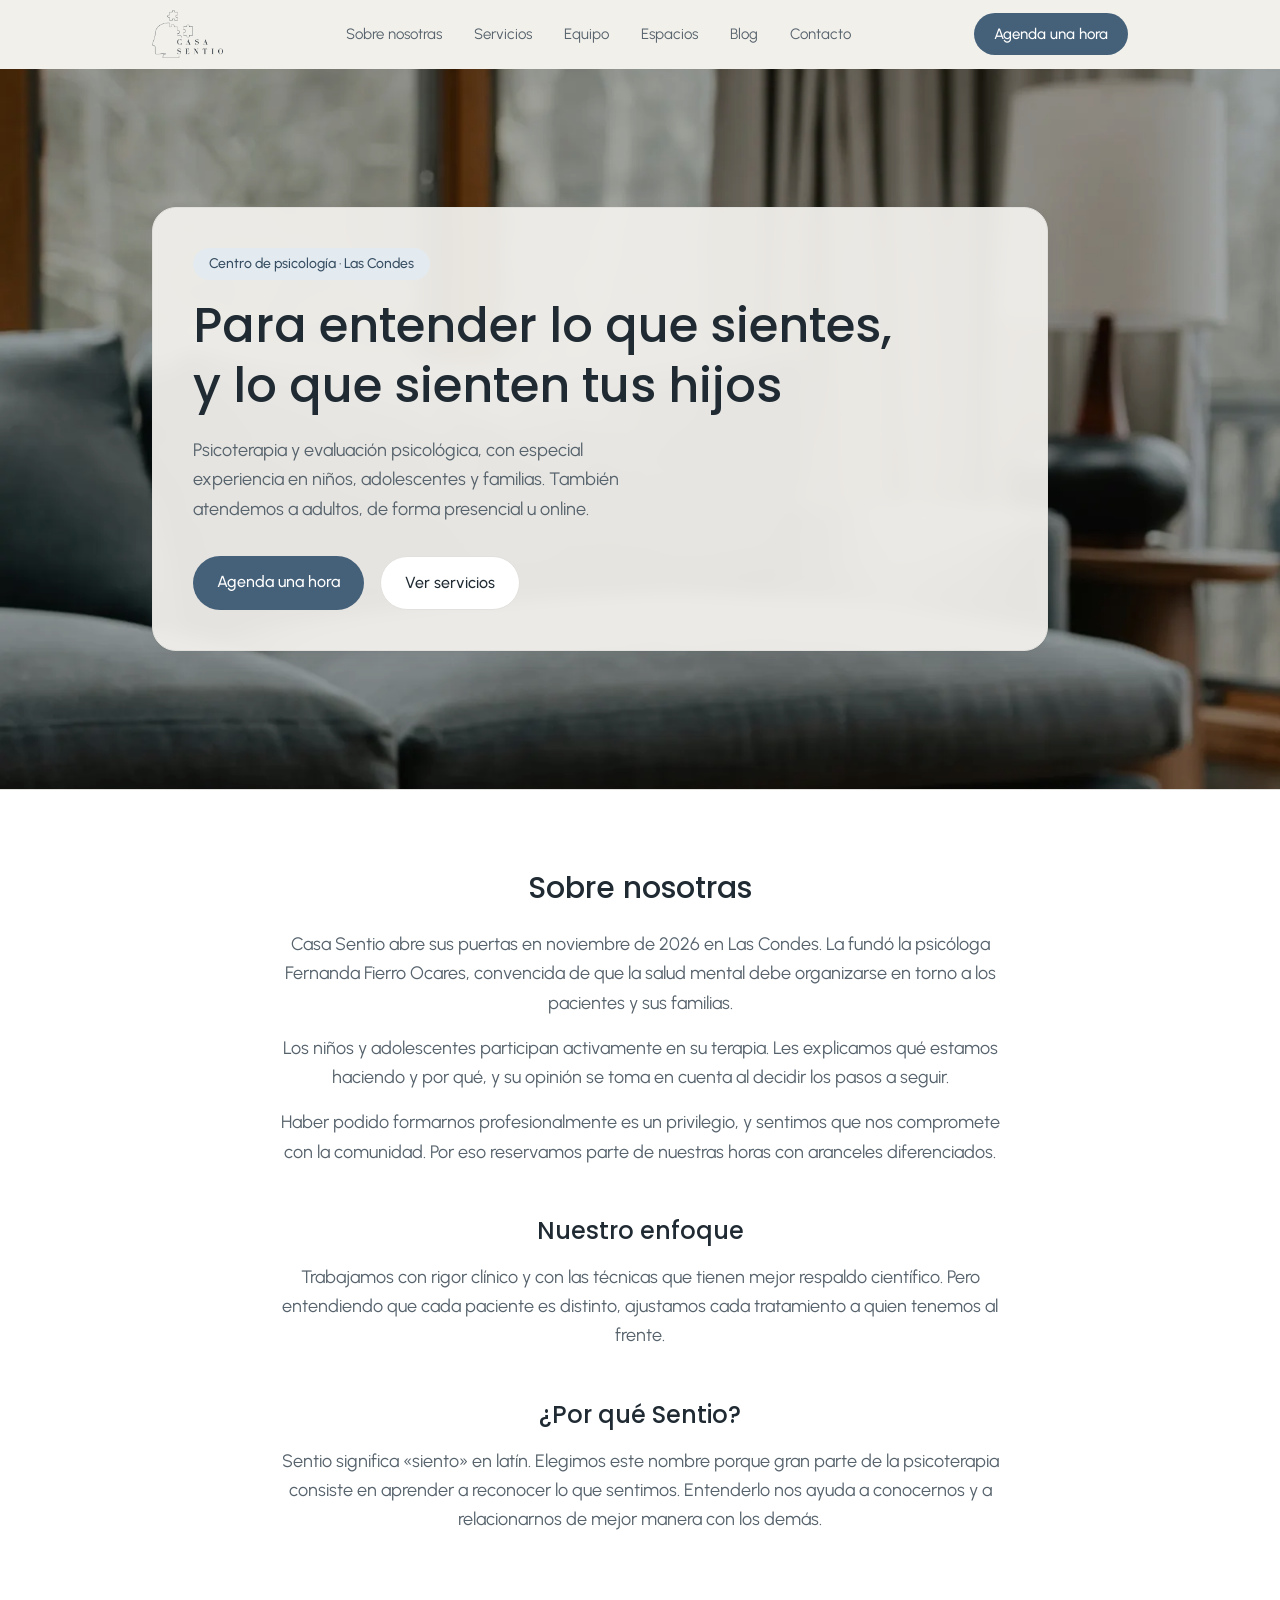
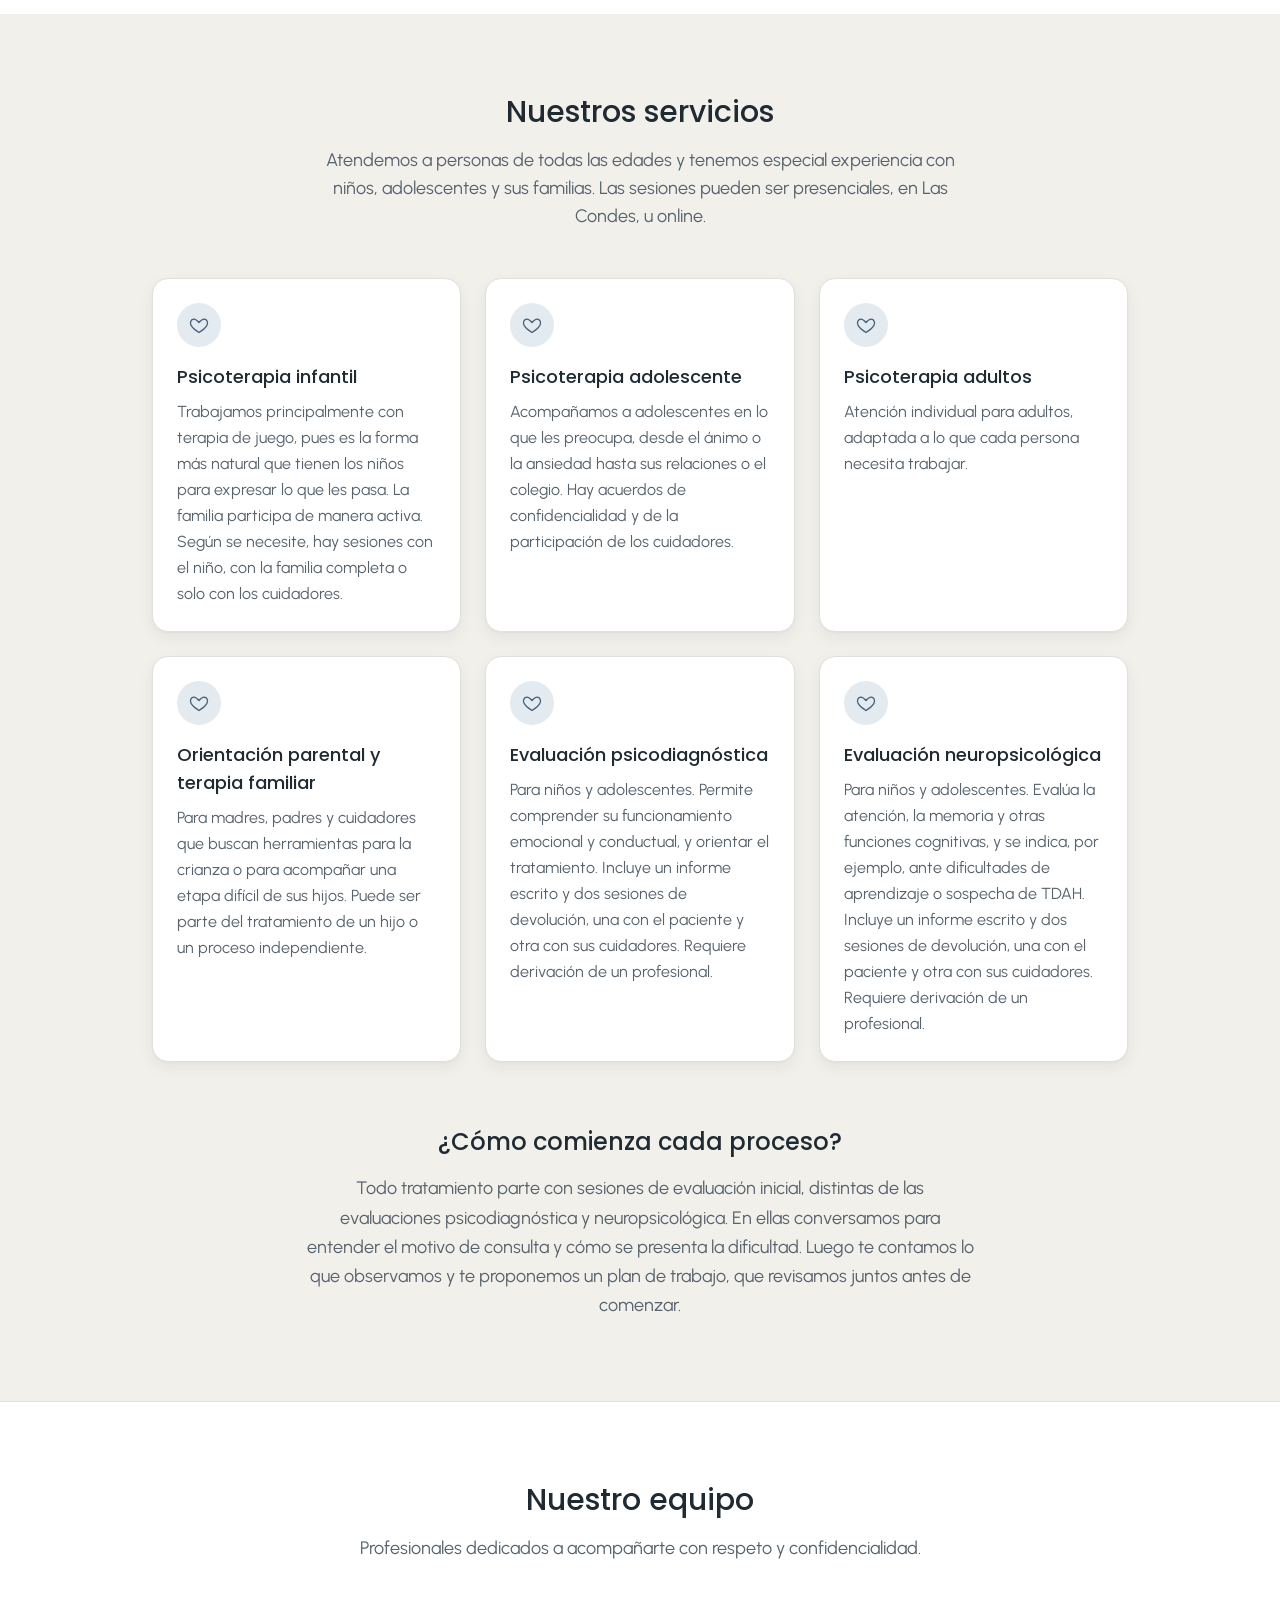
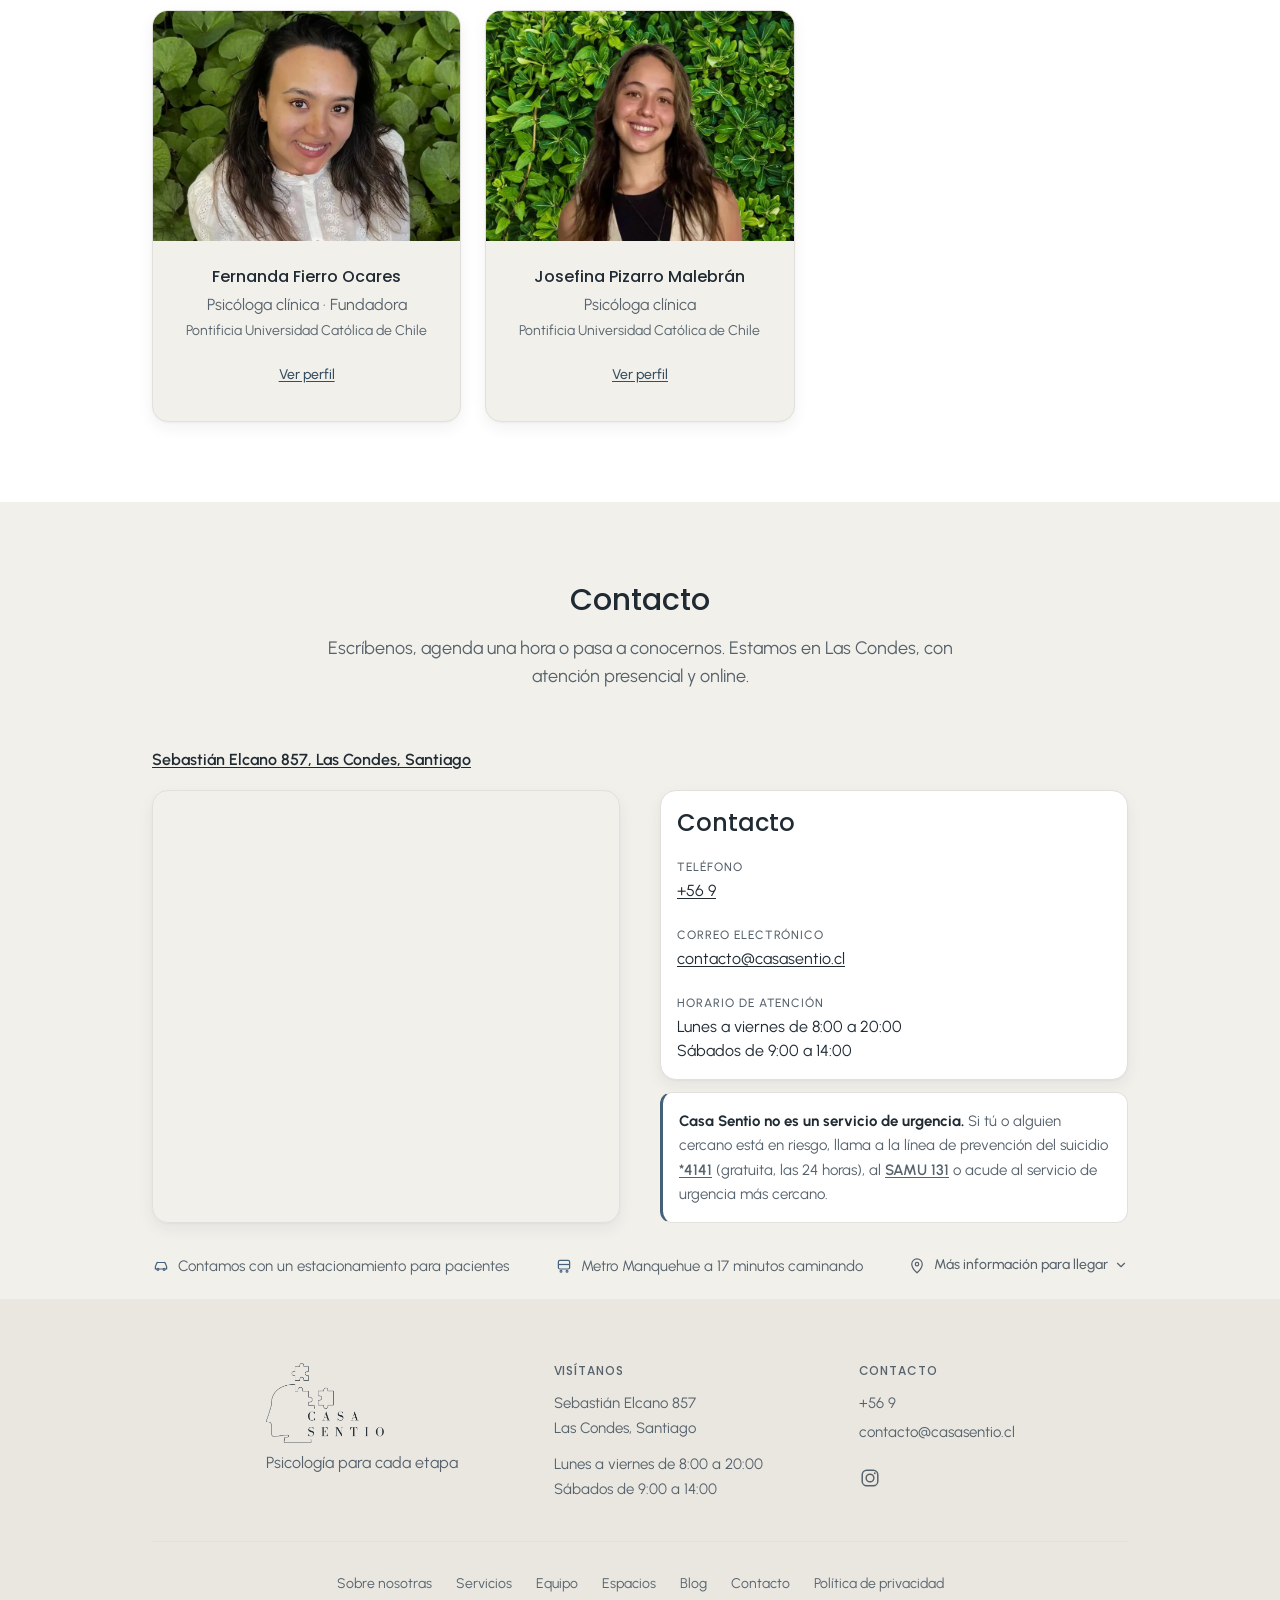
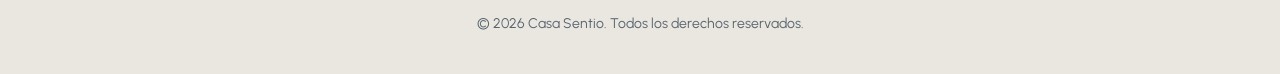
<file: index.html>
<!doctype html>
<html lang="es-CL">
  <head>
    <script>
      (function () {
        var ruta = location.pathname
        var limpia
        if (ruta.endsWith('/index.html')) {
          limpia = ruta.slice(0, -'index.html'.length)
        } else if (ruta.endsWith('.html')) {
          limpia = ruta.slice(0, -'.html'.length) + '/'
        } else {
          return
        }
        location.replace(limpia + location.search + location.hash)
      })()
    </script>
    <meta charset="UTF-8" />
    <link rel="canonical" href="https://casasentio.cl/" />
    <meta name="viewport" content="width=device-width, initial-scale=1.0, viewport-fit=cover" />
    <meta
      name="description"
      content="Centro de psicología en Las Condes con foco en infancia, adolescencia y familia. Atendemos a todas las edades, de forma presencial u online."
    />
    <meta name="theme-color" content="#f2f0eb" media="(prefers-color-scheme: light)" />
    <meta name="theme-color" content="#161b20" media="(prefers-color-scheme: dark)" />
    <title>Casa Sentio — Centro de psicología en Las Condes</title>

    <script type="application/ld+json">
      {
        "@context": "https://schema.org",
        "@type": "Organization",
        "name": "Casa Sentio",
        "url": "https://casasentio.cl",
        "logo": "https://casasentio.cl/favicon-512.png",
        "sameAs": ["https://www.instagram.com/casa.sentio/"],
        "address": {
          "@type": "PostalAddress",
          "streetAddress": "Sebastián Elcano 857",
          "addressLocality": "Las Condes",
          "addressRegion": "Región Metropolitana",
          "addressCountry": "CL"
        }
      }
    </script>

    <meta property="og:type" content="website" />
    <meta property="og:url" content="https://casasentio.cl/" />
    <meta property="og:title" content="Casa Sentio — Centro de psicología en Las Condes" />
    <meta
      property="og:description"
      content="Centro de psicología en Las Condes con foco en infancia, adolescencia y familia. Atendemos a todas las edades, de forma presencial u online."
    />
    <meta property="og:image" content="https://casasentio.cl/og-image.jpg" />
    <meta property="og:image:width" content="1200" />
    <meta property="og:image:height" content="630" />
    <meta name="twitter:card" content="summary_large_image" />

    <link rel="preconnect" href="https://fonts.googleapis.com" />
    <link rel="preconnect" href="https://fonts.gstatic.com" crossorigin />
    <link
      href="https://fonts.googleapis.com/css2?family=Poppins:wght@400;500;600&family=Urbanist:wght@400;500;600;700&display=swap"
      rel="stylesheet"
    />
    <link
      rel="preload"
      as="image"
      href="/hero-mobile-900.webp"
      imagesrcset="/hero-mobile-750.webp 750w, /hero-mobile-900.webp 900w"
      imagesizes="100vw"
      media="(max-width: 640px)"
      fetchpriority="high"
    />
    <link
      rel="preload"
      as="image"
      href="/hero-1600.webp"
      imagesrcset="/hero-900.webp 900w, /hero-1600.webp 1600w"
      imagesizes="100vw"
      media="(min-width: 641px)"
      fetchpriority="high"
    />
    <script type="module" crossorigin src="/assets/main-C9ulX1_v.js"></script>
    <link rel="modulepreload" crossorigin href="/assets/MobileActionBar-gNaIiqd7.js">
    <link rel="modulepreload" crossorigin href="/assets/Reveal-HbT6XXsb.js">
    <link rel="modulepreload" crossorigin href="/assets/AvisoUrgencia-BesmCaoc.js">
    <link rel="modulepreload" crossorigin href="/assets/useModalTransition-SfebQ-eK.js">
    <link rel="modulepreload" crossorigin href="/assets/equipo-BKBkFWLn.js">
    <link rel="stylesheet" crossorigin href="/assets/MobileActionBar-HHieC9aH.css">
  
    <link rel="icon" href="/favicon.svg" type="image/svg+xml">
    <link rel="icon" href="/favicon.ico" sizes="48x48">
    <link rel="icon" href="/favicon-96.png" type="image/png" sizes="96x96">
    <link rel="icon" href="/favicon-192.png" type="image/png" sizes="192x192">
    <link rel="apple-touch-icon" href="/apple-touch-icon.png">
    <link rel="manifest" href="/site.webmanifest">
  </head>
  <body>
    <div id="root"></div>
  </body>
</html>
</file>
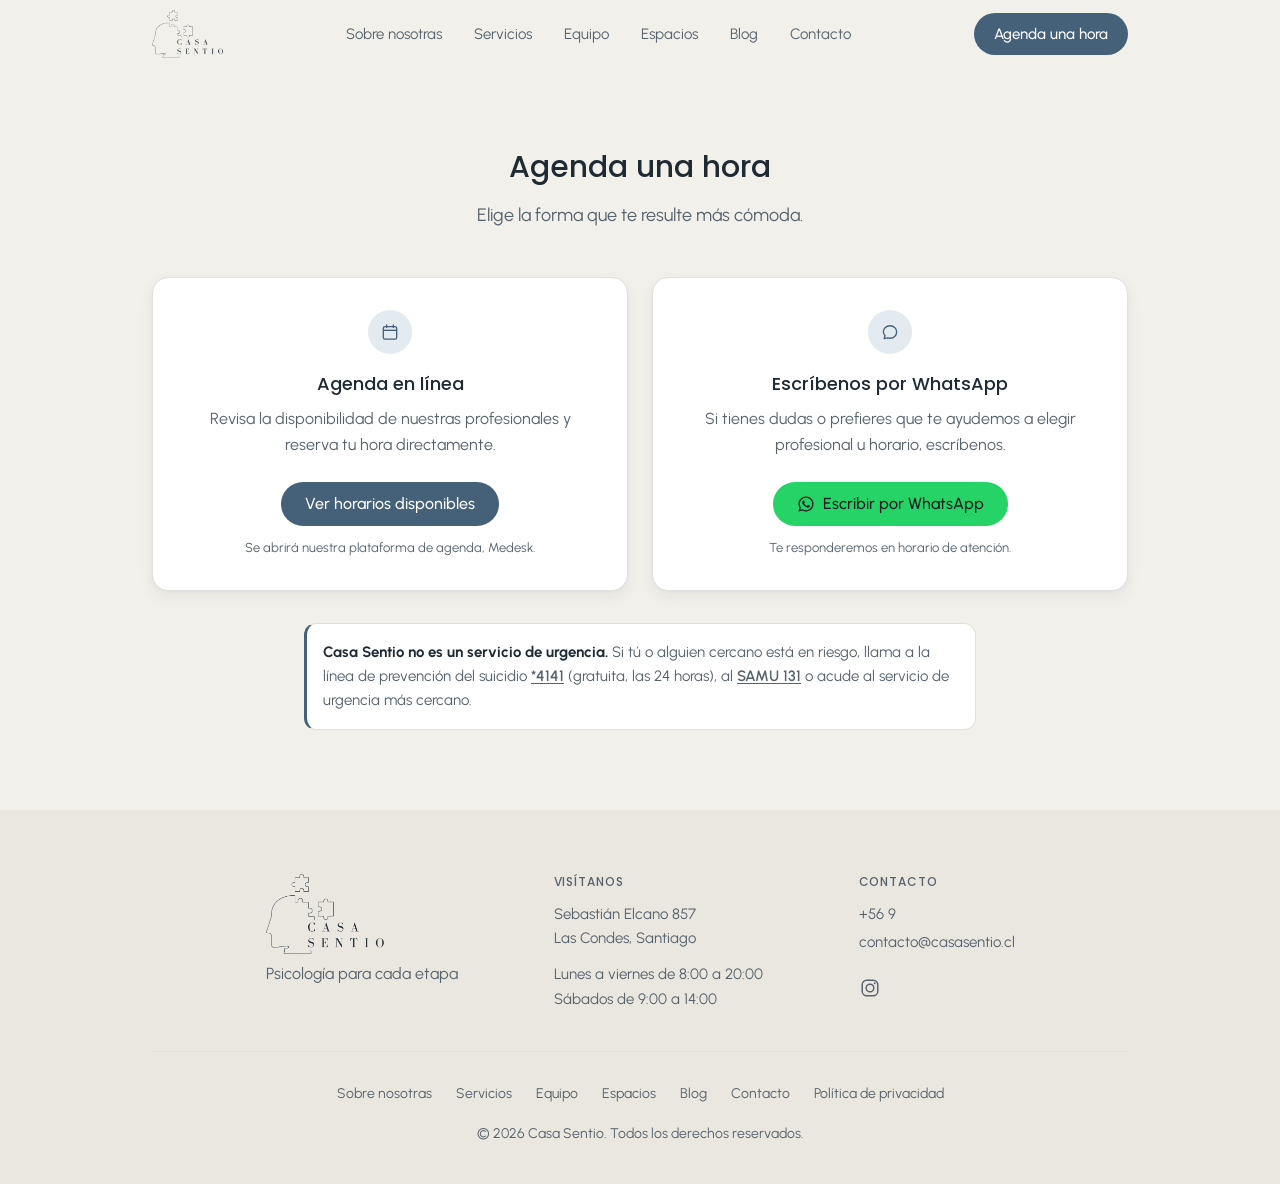
<file: agendar/index.html>
<!doctype html>
<html lang="es-CL">
  <head>
    <script>
      (function () {
        var ruta = location.pathname
        var limpia
        if (ruta.endsWith('/index.html')) {
          limpia = ruta.slice(0, -'index.html'.length)
        } else if (ruta.endsWith('.html')) {
          limpia = ruta.slice(0, -'.html'.length) + '/'
        } else {
          return
        }
        location.replace(limpia + location.search + location.hash)
      })()
    </script>
    <meta charset="UTF-8" />
    <link rel="canonical" href="https://casasentio.cl/agendar/" />
    <meta name="viewport" content="width=device-width, initial-scale=1.0, viewport-fit=cover" />
    <meta name="theme-color" content="#f2f0eb" media="(prefers-color-scheme: light)" />
    <meta name="theme-color" content="#161b20" media="(prefers-color-scheme: dark)" />
    <meta
      name="description"
      content="Agenda una hora en Casa Sentio."
    />
    <title>Agenda una hora — Casa Sentio</title>
    <link rel="preconnect" href="https://fonts.googleapis.com" />
    <link rel="preconnect" href="https://fonts.gstatic.com" crossorigin />
    <link
      href="https://fonts.googleapis.com/css2?family=Poppins:wght@400;500;600&family=Urbanist:wght@400;500;600;700&display=swap"
      rel="stylesheet"
    />
    <script type="module" crossorigin src="/assets/agendar-OATkqYoa.js"></script>
    <link rel="modulepreload" crossorigin href="/assets/MobileActionBar-gNaIiqd7.js">
    <link rel="modulepreload" crossorigin href="/assets/Reveal-HbT6XXsb.js">
    <link rel="modulepreload" crossorigin href="/assets/AvisoUrgencia-BesmCaoc.js">
    <link rel="stylesheet" crossorigin href="/assets/MobileActionBar-HHieC9aH.css">
  
    <link rel="icon" href="/favicon.svg" type="image/svg+xml">
    <link rel="icon" href="/favicon.ico" sizes="48x48">
    <link rel="icon" href="/favicon-96.png" type="image/png" sizes="96x96">
    <link rel="icon" href="/favicon-192.png" type="image/png" sizes="192x192">
    <link rel="apple-touch-icon" href="/apple-touch-icon.png">
    <link rel="manifest" href="/site.webmanifest">
  </head>
  <body>
    <div id="root"></div>
  </body>
</html>
</file>
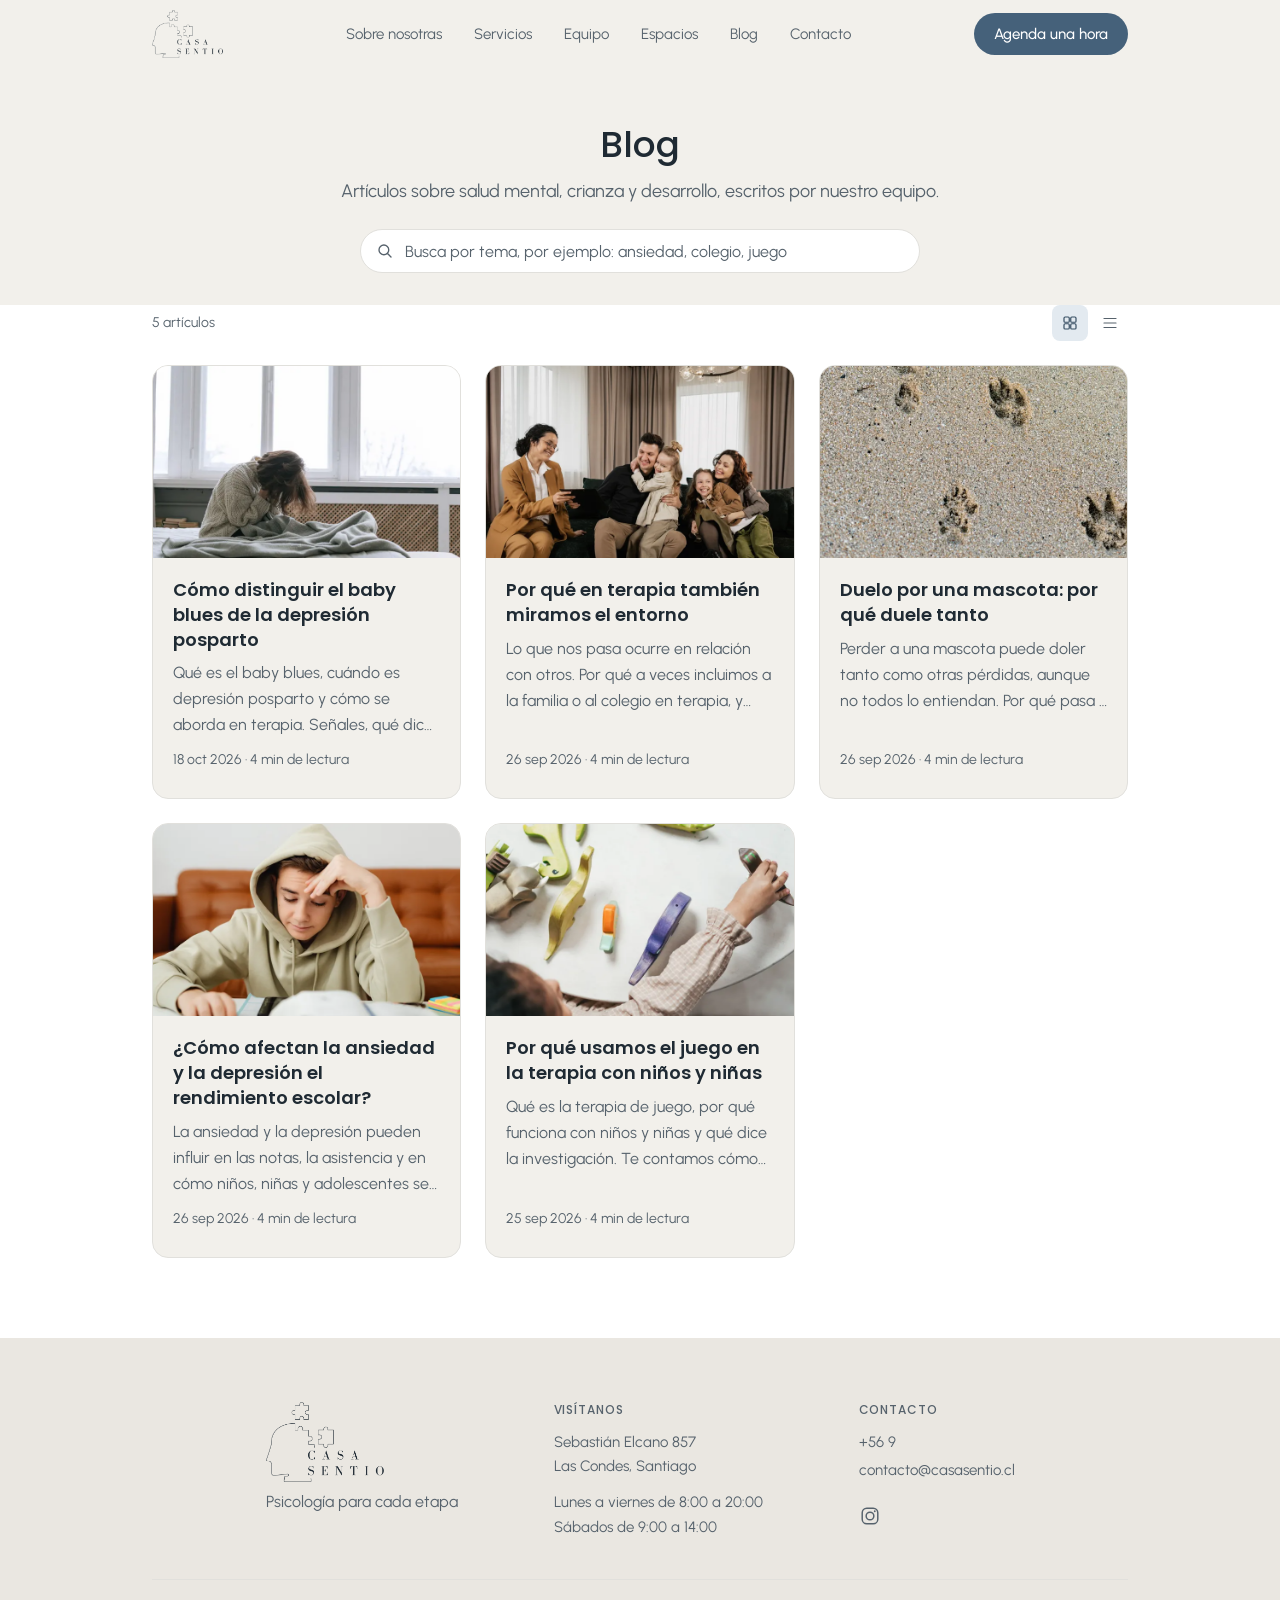
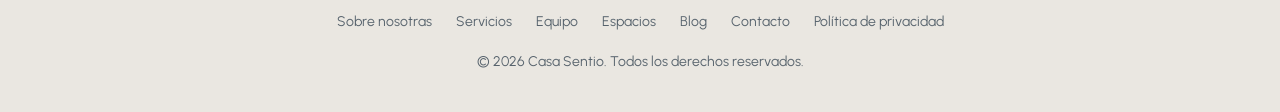
<file: blog/index.html>
<!doctype html>
<html lang="es-CL">
  <head>
    <script>
      (function () {
        var ruta = location.pathname
        var limpia
        if (ruta.endsWith('/index.html')) {
          limpia = ruta.slice(0, -'index.html'.length)
        } else if (ruta.endsWith('.html')) {
          limpia = ruta.slice(0, -'.html'.length) + '/'
        } else {
          return
        }
        location.replace(limpia + location.search + location.hash)
      })()
    </script>
    <meta charset="UTF-8" />
    <link rel="canonical" href="https://casasentio.cl/blog/" />
    <meta name="viewport" content="width=device-width, initial-scale=1.0, viewport-fit=cover" />
    <meta name="theme-color" content="#f2f0eb" media="(prefers-color-scheme: light)" />
    <meta name="theme-color" content="#161b20" media="(prefers-color-scheme: dark)" />
    <meta
      name="description"
      content="Blog de Casa Sentio: artículos sobre salud mental para niños, adolescentes, familias y adultos."
    />
    <title>Blog — Casa Sentio</title>
    <link rel="preconnect" href="https://fonts.googleapis.com" />
    <link rel="preconnect" href="https://fonts.gstatic.com" crossorigin />
    <link
      href="https://fonts.googleapis.com/css2?family=Poppins:wght@400;500;600&family=Urbanist:wght@400;500;600;700&display=swap"
      rel="stylesheet"
    />
    <script type="module" crossorigin src="/assets/blog--gTRDe4O.js"></script>
    <link rel="modulepreload" crossorigin href="/assets/MobileActionBar-gNaIiqd7.js">
    <link rel="modulepreload" crossorigin href="/assets/posts-B3m8J8c7.js">
    <link rel="stylesheet" crossorigin href="/assets/MobileActionBar-HHieC9aH.css">
  
    <link rel="icon" href="/favicon.svg" type="image/svg+xml">
    <link rel="icon" href="/favicon.ico" sizes="48x48">
    <link rel="icon" href="/favicon-96.png" type="image/png" sizes="96x96">
    <link rel="icon" href="/favicon-192.png" type="image/png" sizes="192x192">
    <link rel="apple-touch-icon" href="/apple-touch-icon.png">
    <link rel="manifest" href="/site.webmanifest">
  </head>
  <body>
    <div id="root"></div>
  </body>
</html>
</file>
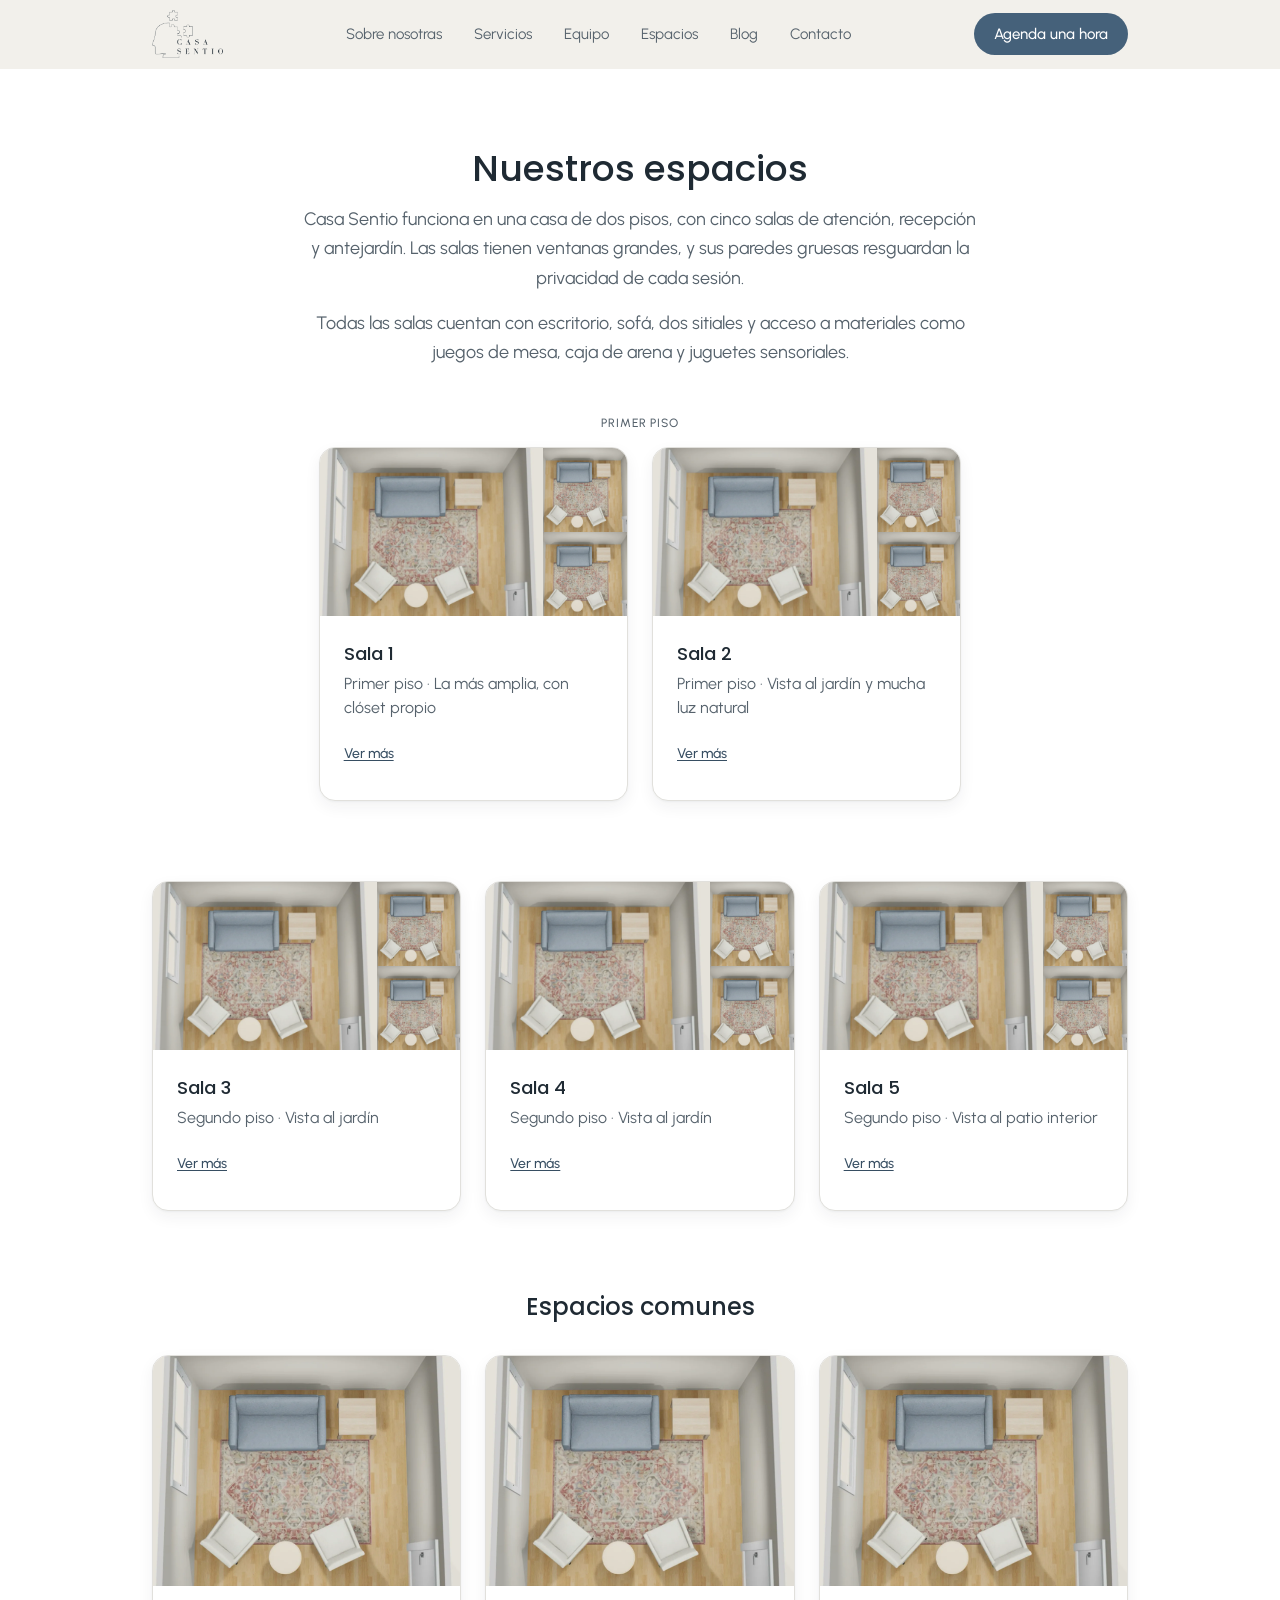
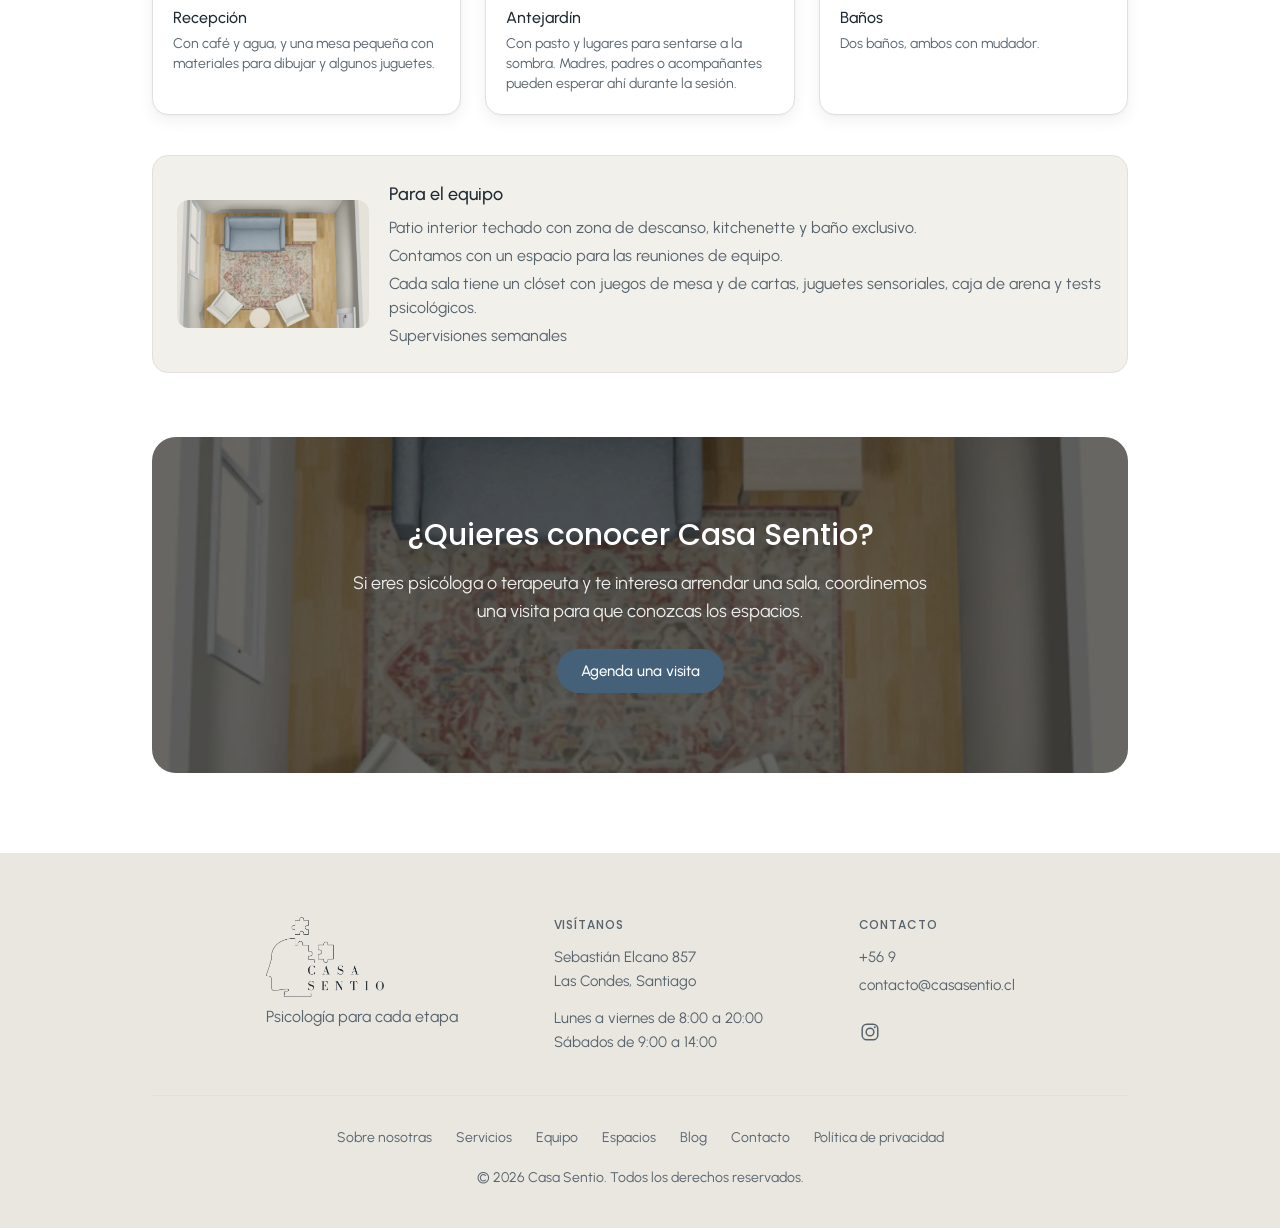
<file: espacios/index.html>
<!doctype html>
<html lang="es-CL">
  <head>
    <script>
      (function () {
        var ruta = location.pathname
        var limpia
        if (ruta.endsWith('/index.html')) {
          limpia = ruta.slice(0, -'index.html'.length)
        } else if (ruta.endsWith('.html')) {
          limpia = ruta.slice(0, -'.html'.length) + '/'
        } else {
          return
        }
        location.replace(limpia + location.search + location.hash)
      })()
    </script>
    <meta charset="UTF-8" />
    <link rel="canonical" href="https://casasentio.cl/espacios/" />
    <meta name="viewport" content="width=device-width, initial-scale=1.0, viewport-fit=cover" />
    <meta name="theme-color" content="#f2f0eb" media="(prefers-color-scheme: light)" />
    <meta name="theme-color" content="#161b20" media="(prefers-color-scheme: dark)" />
    <meta
      name="description"
      content="Conoce las salas y espacios comunes de Casa Sentio, en Las Condes. También disponibles para arriendo a otros profesionales."
    />
    <title>Espacios — Casa Sentio</title>
    <link rel="preconnect" href="https://fonts.googleapis.com" />
    <link rel="preconnect" href="https://fonts.gstatic.com" crossorigin />
    <link
      href="https://fonts.googleapis.com/css2?family=Poppins:wght@400;500;600&family=Urbanist:wght@400;500;600;700&display=swap"
      rel="stylesheet"
    />
    <script type="module" crossorigin src="/assets/espacios-BBOa3DBk.js"></script>
    <link rel="modulepreload" crossorigin href="/assets/MobileActionBar-gNaIiqd7.js">
    <link rel="modulepreload" crossorigin href="/assets/Reveal-HbT6XXsb.js">
    <link rel="modulepreload" crossorigin href="/assets/useModalTransition-SfebQ-eK.js">
    <link rel="stylesheet" crossorigin href="/assets/MobileActionBar-HHieC9aH.css">
  
    <link rel="icon" href="/favicon.svg" type="image/svg+xml">
    <link rel="icon" href="/favicon.ico" sizes="48x48">
    <link rel="icon" href="/favicon-96.png" type="image/png" sizes="96x96">
    <link rel="icon" href="/favicon-192.png" type="image/png" sizes="192x192">
    <link rel="apple-touch-icon" href="/apple-touch-icon.png">
    <link rel="manifest" href="/site.webmanifest">
  </head>
  <body>
    <div id="root"></div>
  </body>
</html>
</file>
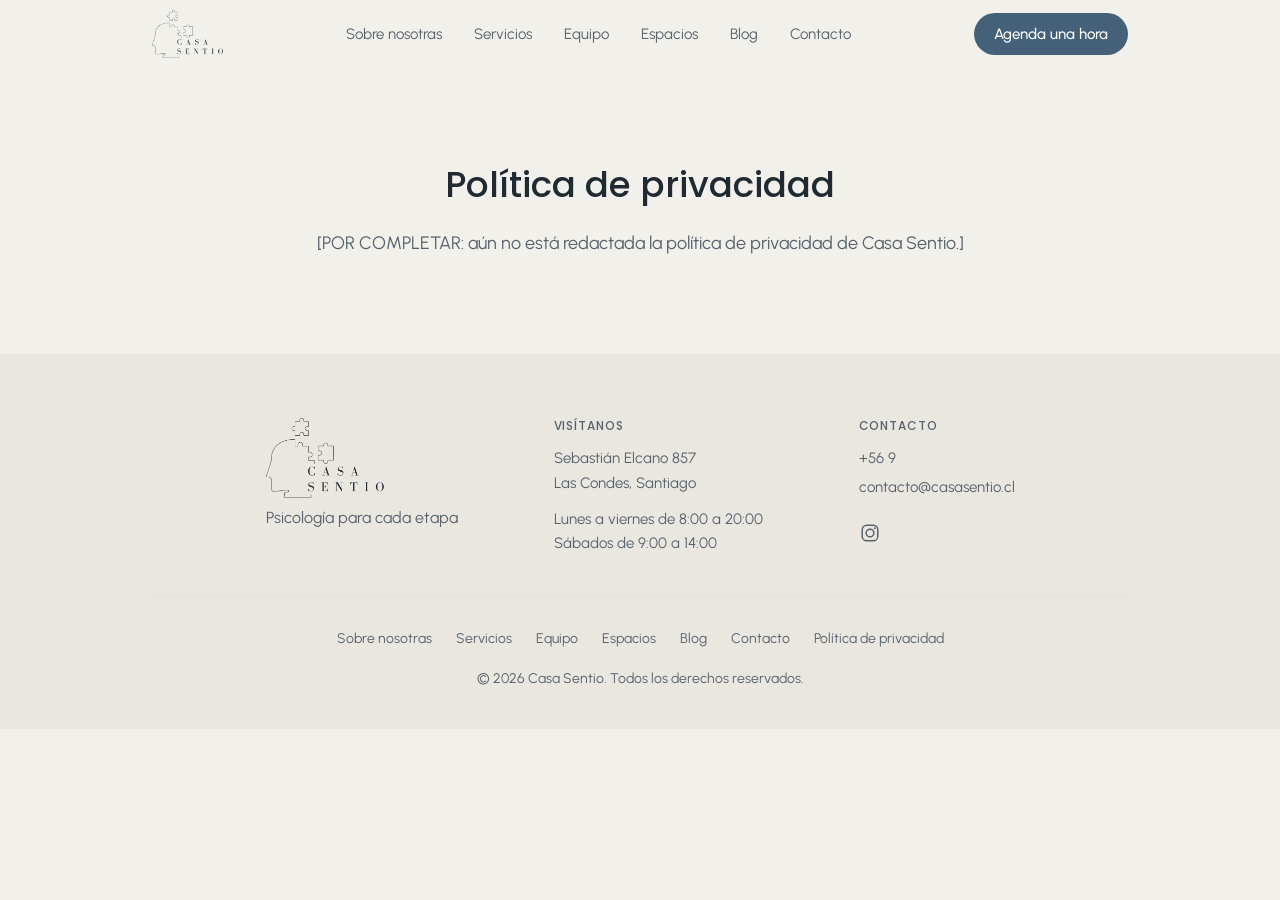
<file: privacidad/index.html>
<!doctype html>
<html lang="es-CL">
  <head>
    <script>
      (function () {
        var ruta = location.pathname
        var limpia
        if (ruta.endsWith('/index.html')) {
          limpia = ruta.slice(0, -'index.html'.length)
        } else if (ruta.endsWith('.html')) {
          limpia = ruta.slice(0, -'.html'.length) + '/'
        } else {
          return
        }
        location.replace(limpia + location.search + location.hash)
      })()
    </script>
    <meta charset="UTF-8" />
    <link rel="canonical" href="https://casasentio.cl/privacidad/" />
    <meta name="viewport" content="width=device-width, initial-scale=1.0, viewport-fit=cover" />
    <meta name="theme-color" content="#f2f0eb" media="(prefers-color-scheme: light)" />
    <meta name="theme-color" content="#161b20" media="(prefers-color-scheme: dark)" />
    <meta
      name="description"
      content="Política de privacidad de Casa Sentio."
    />
    <title>Política de privacidad — Casa Sentio</title>
    <link rel="preconnect" href="https://fonts.googleapis.com" />
    <link rel="preconnect" href="https://fonts.gstatic.com" crossorigin />
    <link
      href="https://fonts.googleapis.com/css2?family=Poppins:wght@400;500;600&family=Urbanist:wght@400;500;600;700&display=swap"
      rel="stylesheet"
    />
    <script type="module" crossorigin src="/assets/privacidad-CPNXyAtg.js"></script>
    <link rel="modulepreload" crossorigin href="/assets/MobileActionBar-gNaIiqd7.js">
    <link rel="stylesheet" crossorigin href="/assets/MobileActionBar-HHieC9aH.css">
  
    <link rel="icon" href="/favicon.svg" type="image/svg+xml">
    <link rel="icon" href="/favicon.ico" sizes="48x48">
    <link rel="icon" href="/favicon-96.png" type="image/png" sizes="96x96">
    <link rel="icon" href="/favicon-192.png" type="image/png" sizes="192x192">
    <link rel="apple-touch-icon" href="/apple-touch-icon.png">
    <link rel="manifest" href="/site.webmanifest">
  </head>
  <body>
    <div id="root"></div>
  </body>
</html>
</file>
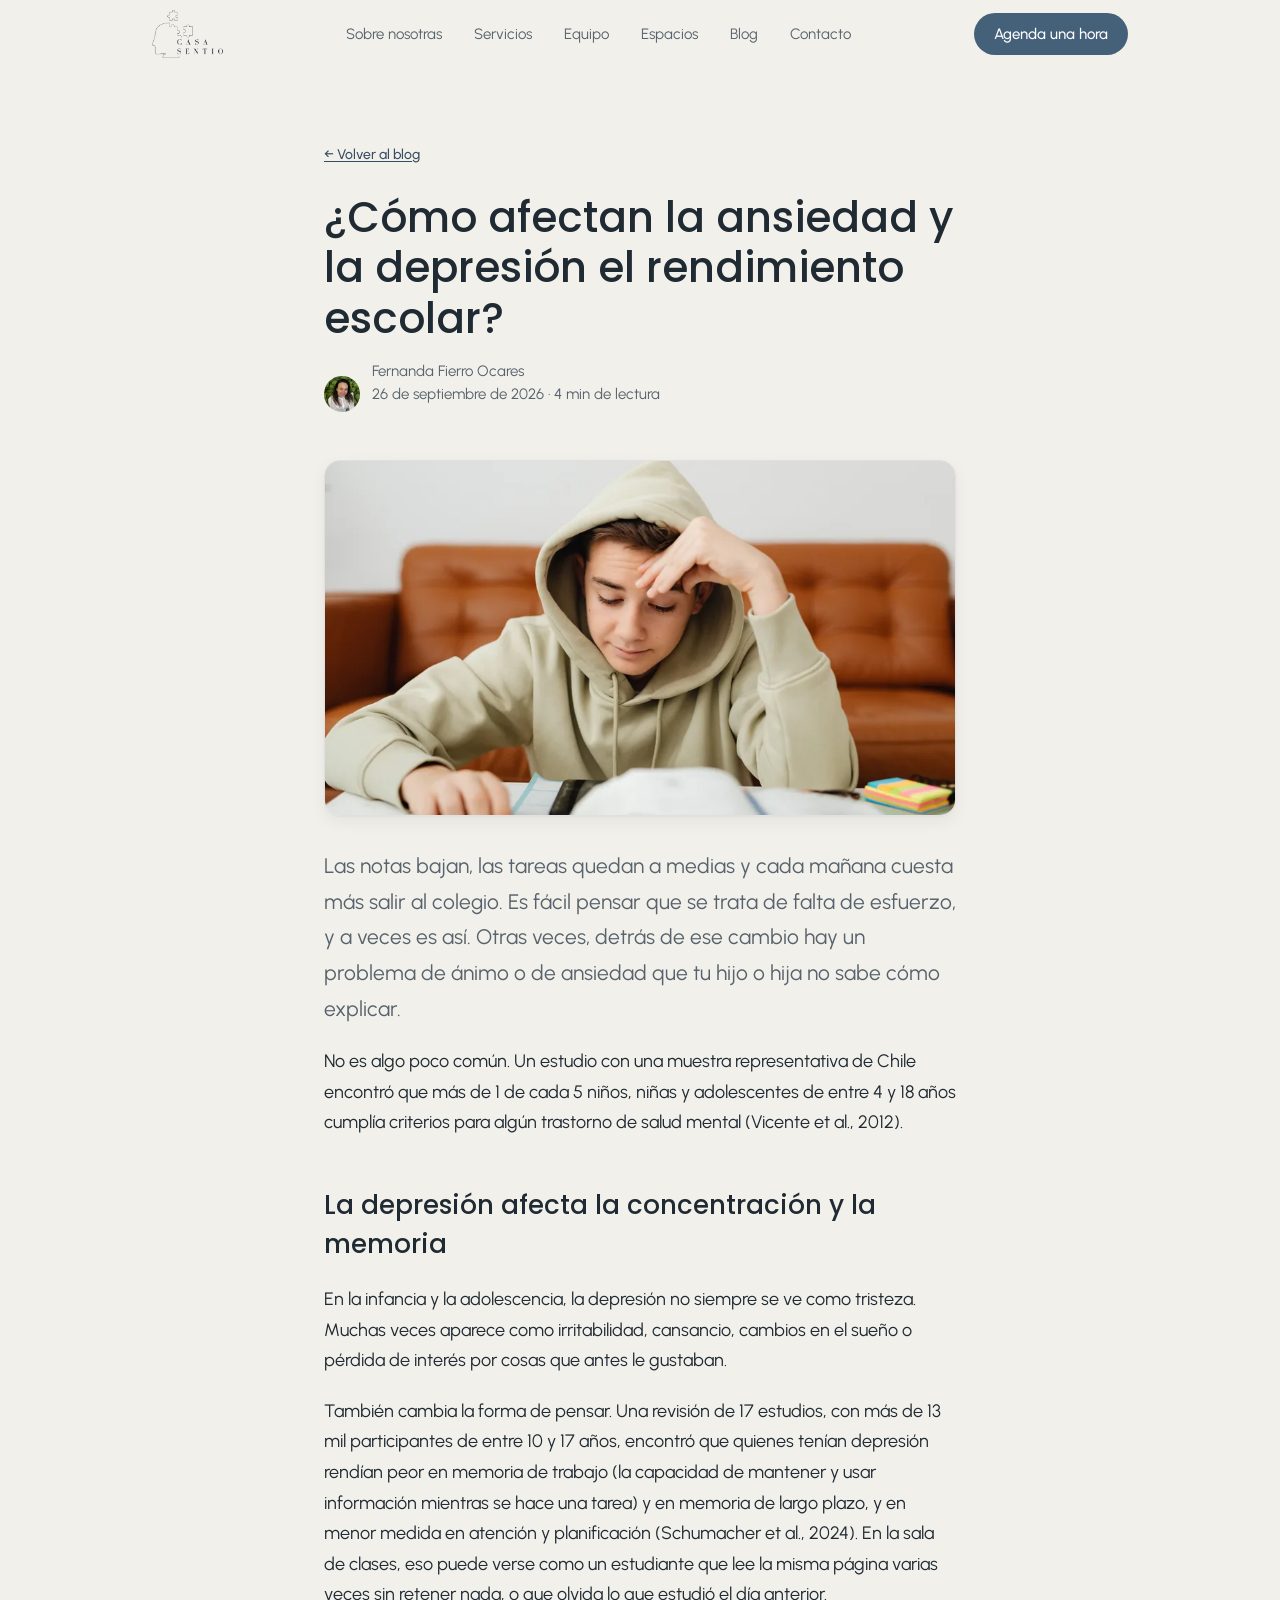
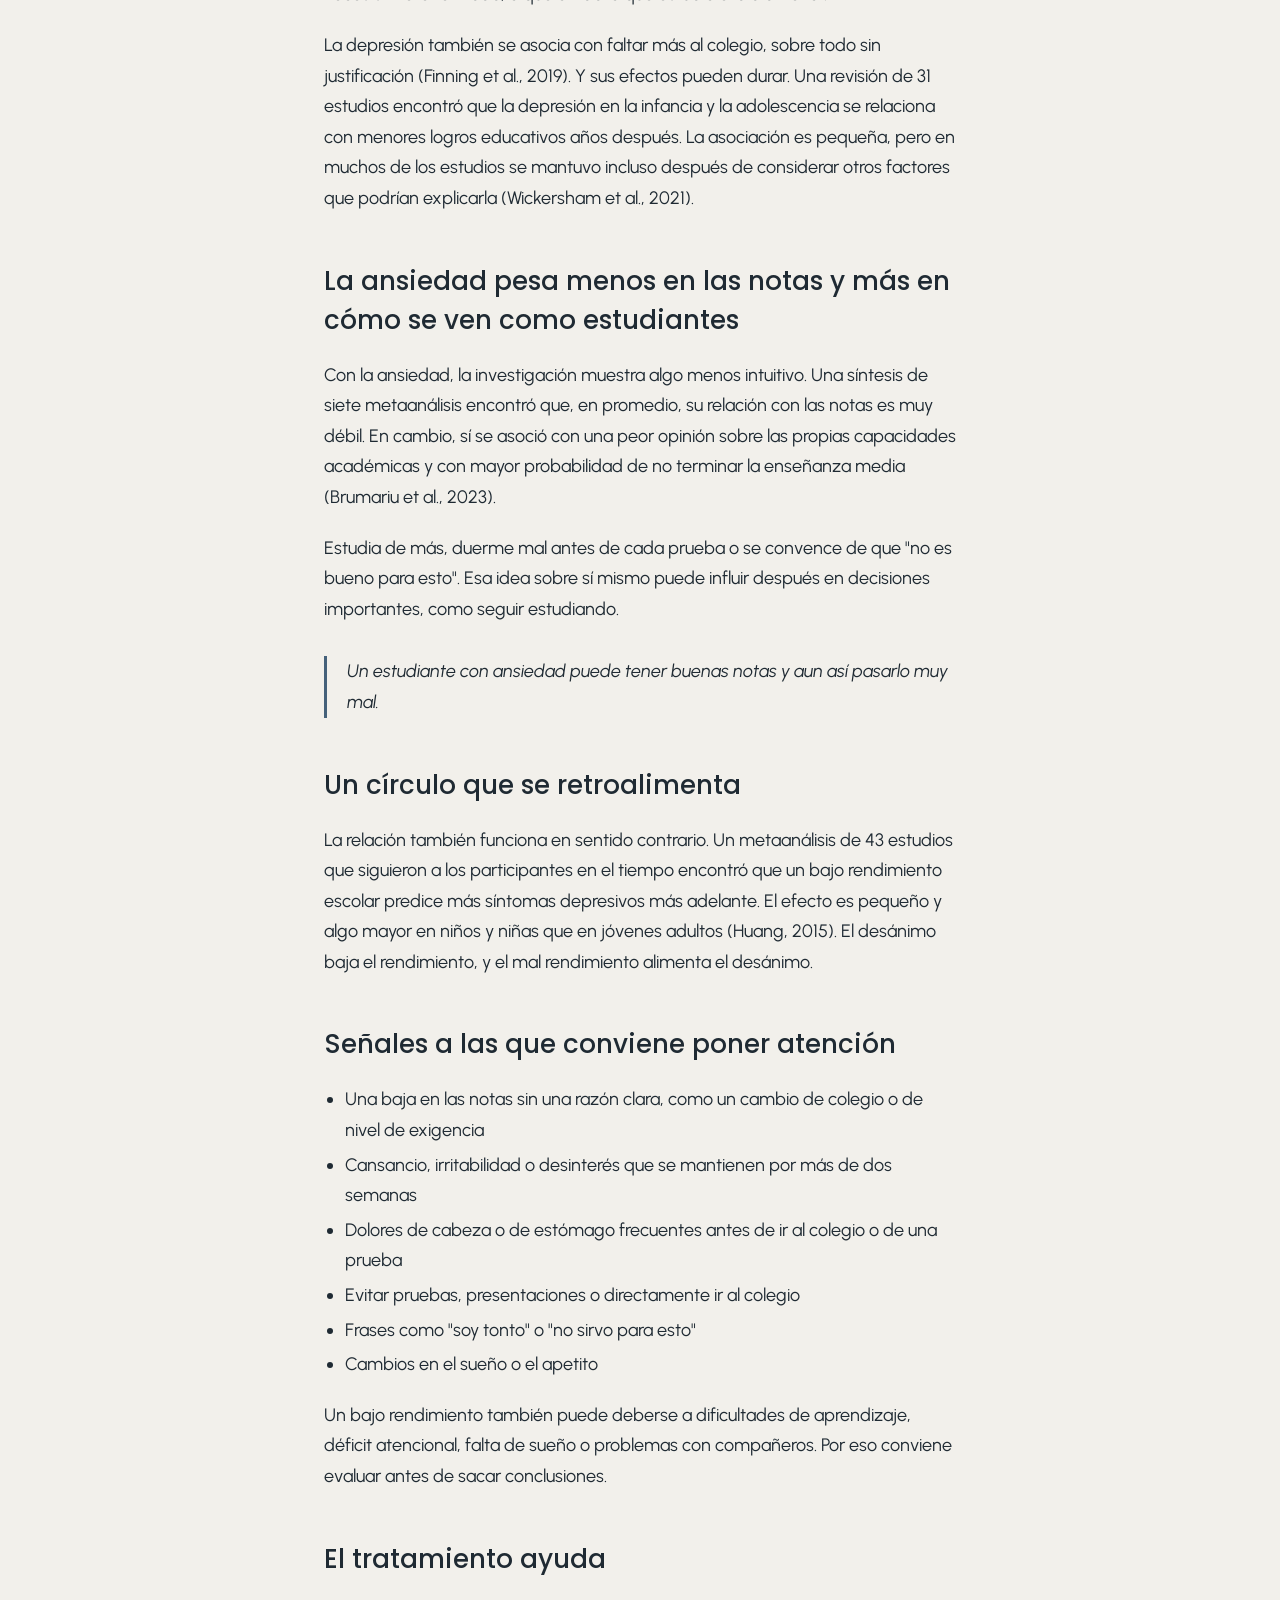
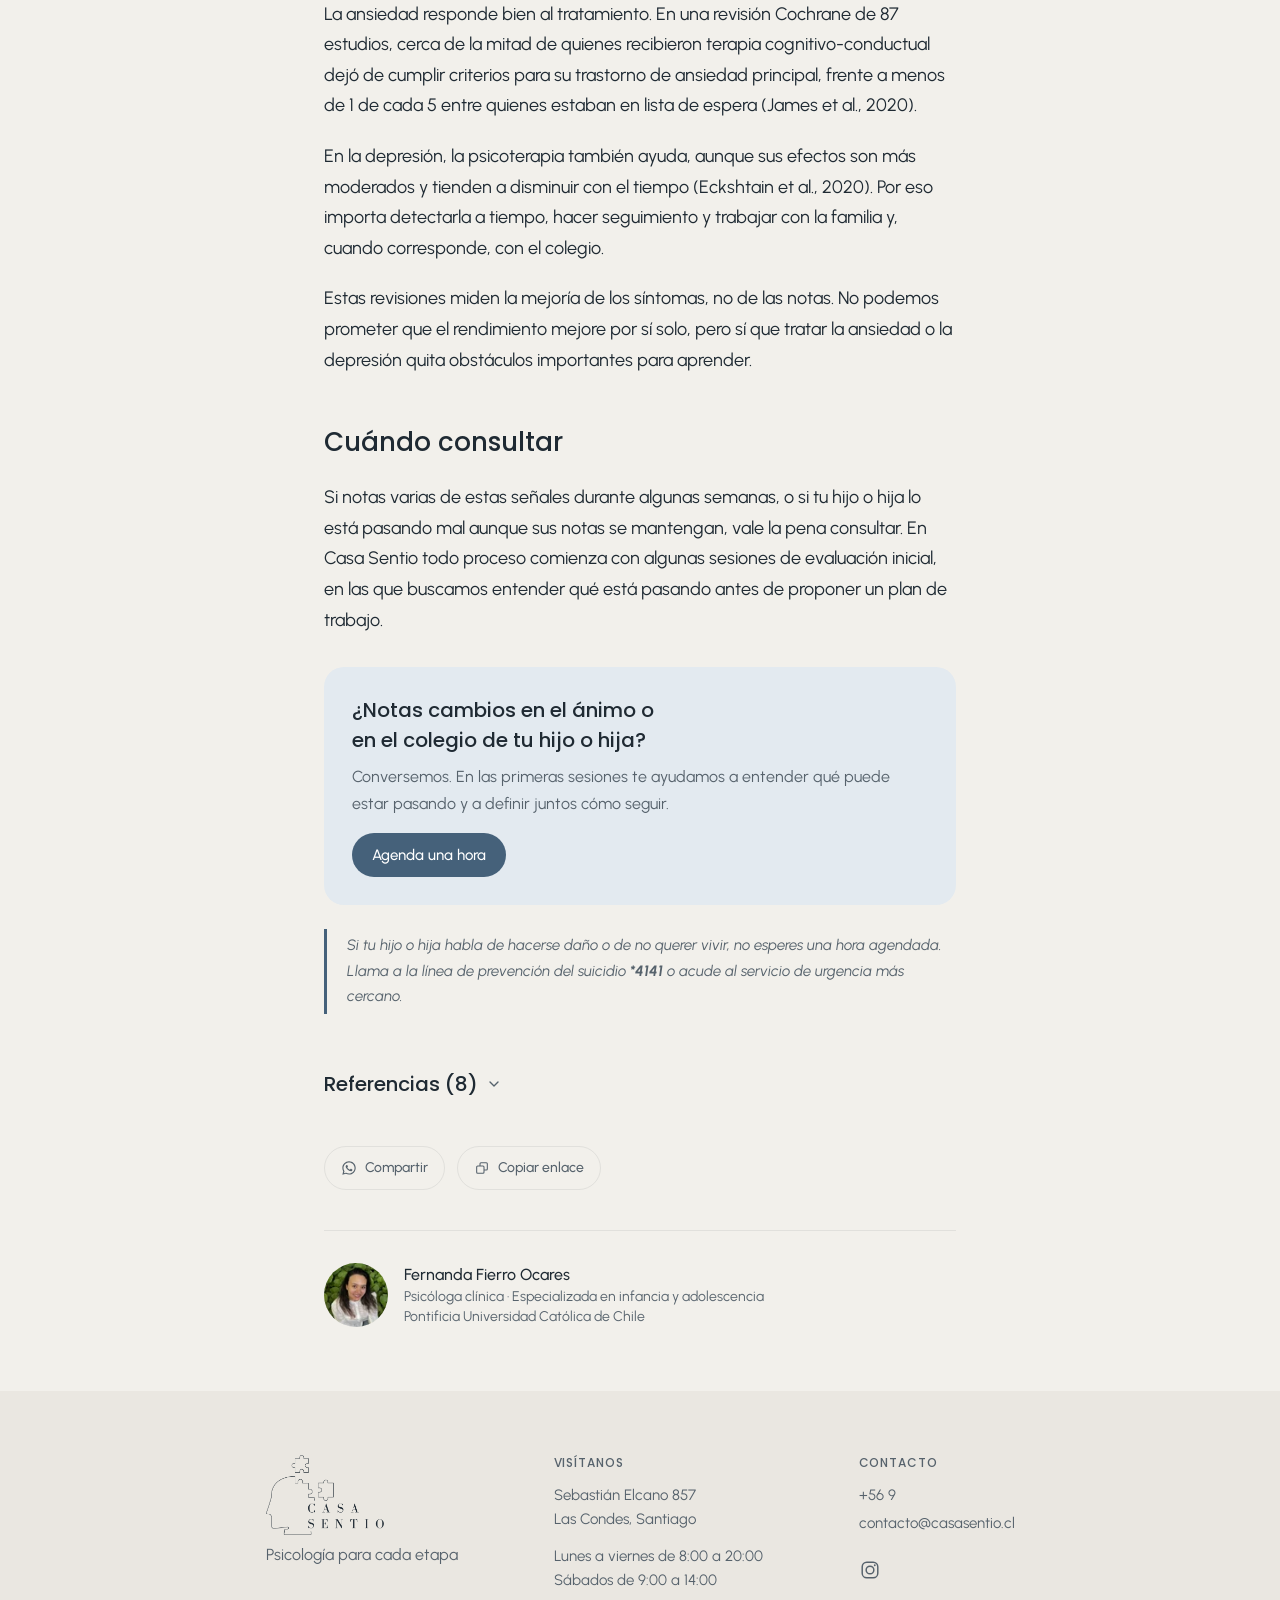
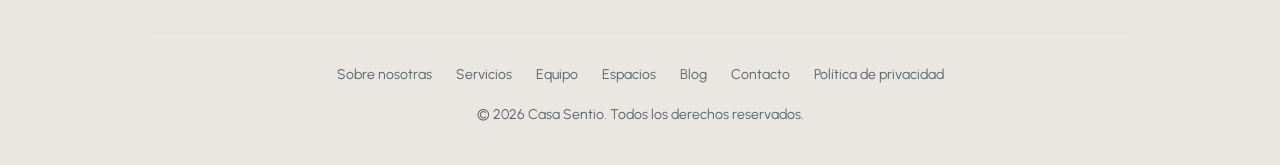
<file: blog/ansiedad-depresion-rendimiento-escolar/index.html>
<!doctype html>
<html lang="es-CL">
  <head>
    <script>
      (function () {
        var ruta = location.pathname
        var limpia
        if (ruta.endsWith('/index.html')) {
          limpia = ruta.slice(0, -'index.html'.length)
        } else if (ruta.endsWith('.html')) {
          limpia = ruta.slice(0, -'.html'.length) + '/'
        } else {
          return
        }
        location.replace(limpia + location.search + location.hash)
      })()
    </script>
    <meta charset="UTF-8" />
    <meta name="viewport" content="width=device-width, initial-scale=1.0, viewport-fit=cover" />
    <meta name="theme-color" content="#f2f0eb" media="(prefers-color-scheme: light)" />
    <meta name="theme-color" content="#161b20" media="(prefers-color-scheme: dark)" />
    <meta name="description" content="La ansiedad y la depresión pueden influir en las notas, la asistencia y en cómo niños, niñas y adolescentes se ven como estudiantes. Qué dice la investigación y cuándo consultar." />
    <title>¿Cómo afectan la ansiedad y la depresión el rendimiento escolar? | Casa Sentio</title>
    <link rel="canonical" href="https://casasentio.cl/blog/ansiedad-depresion-rendimiento-escolar/" />

    <meta property="og:type" content="article" />
    <meta property="og:url" content="https://casasentio.cl/blog/ansiedad-depresion-rendimiento-escolar/" />
    <meta property="og:title" content="¿Cómo afectan la ansiedad y la depresión el rendimiento escolar?" />
    <meta property="og:description" content="La ansiedad y la depresión pueden influir en las notas, la asistencia y en cómo niños, niñas y adolescentes se ven como estudiantes. Qué dice la investigación y cuándo consultar." />
    <meta property="og:image" content="https://casasentio.cl/blog/ansiedad-depresion-rendimiento-escolar-cover.jpg" />
    <meta property="og:image:width" content="1200" />
    <meta property="og:image:height" content="630" />
    <meta name="twitter:card" content="summary_large_image" />

    <link rel="preconnect" href="https://fonts.googleapis.com" />
    <link rel="preconnect" href="https://fonts.gstatic.com" crossorigin />
    <link
      href="https://fonts.googleapis.com/css2?family=Poppins:wght@400;500;600&family=Urbanist:wght@400;500;600;700&display=swap"
      rel="stylesheet"
    />
    <script type="application/ld+json">{"@context":"https://schema.org","@type":"Article","headline":"¿Cómo afectan la ansiedad y la depresión el rendimiento escolar?","description":"La ansiedad y la depresión pueden influir en las notas, la asistencia y en cómo niños, niñas y adolescentes se ven como estudiantes. Qué dice la investigación y cuándo consultar.","datePublished":"2026-09-26","author":{"@type":"Person","name":"Fernanda Fierro Ocares"},"publisher":{"@type":"Organization","name":"Casa Sentio","logo":{"@type":"ImageObject","url":"https://casasentio.cl/favicon-512.png"}},"image":"https://casasentio.cl/blog/ansiedad-depresion-rendimiento-escolar-cover.jpg","mainEntityOfPage":"https://casasentio.cl/blog/ansiedad-depresion-rendimiento-escolar/"}</script>
    <script type="module" crossorigin src="/assets/MobileActionBar-gNaIiqd7.js"></script>
    <script type="module" crossorigin src="/assets/equipo-BKBkFWLn.js"></script>
    <script type="module" crossorigin src="/assets/posts-B3m8J8c7.js"></script>
    <script type="module" crossorigin src="/assets/blog-post-main-BGK7ocU0.js"></script>
    <link rel="stylesheet" crossorigin href="/assets/MobileActionBar-HHieC9aH.css">
  
    <link rel="icon" href="/favicon.svg" type="image/svg+xml">
    <link rel="icon" href="/favicon.ico" sizes="48x48">
    <link rel="icon" href="/favicon-96.png" type="image/png" sizes="96x96">
    <link rel="icon" href="/favicon-192.png" type="image/png" sizes="192x192">
    <link rel="apple-touch-icon" href="/apple-touch-icon.png">
    <link rel="manifest" href="/site.webmanifest">
  </head>
  <body>
    <div id="root"></div>
    <script>window.__ARTICLE_SLUG__ = "ansiedad-depresion-rendimiento-escolar";</script>
  </body>
</html>
</file>
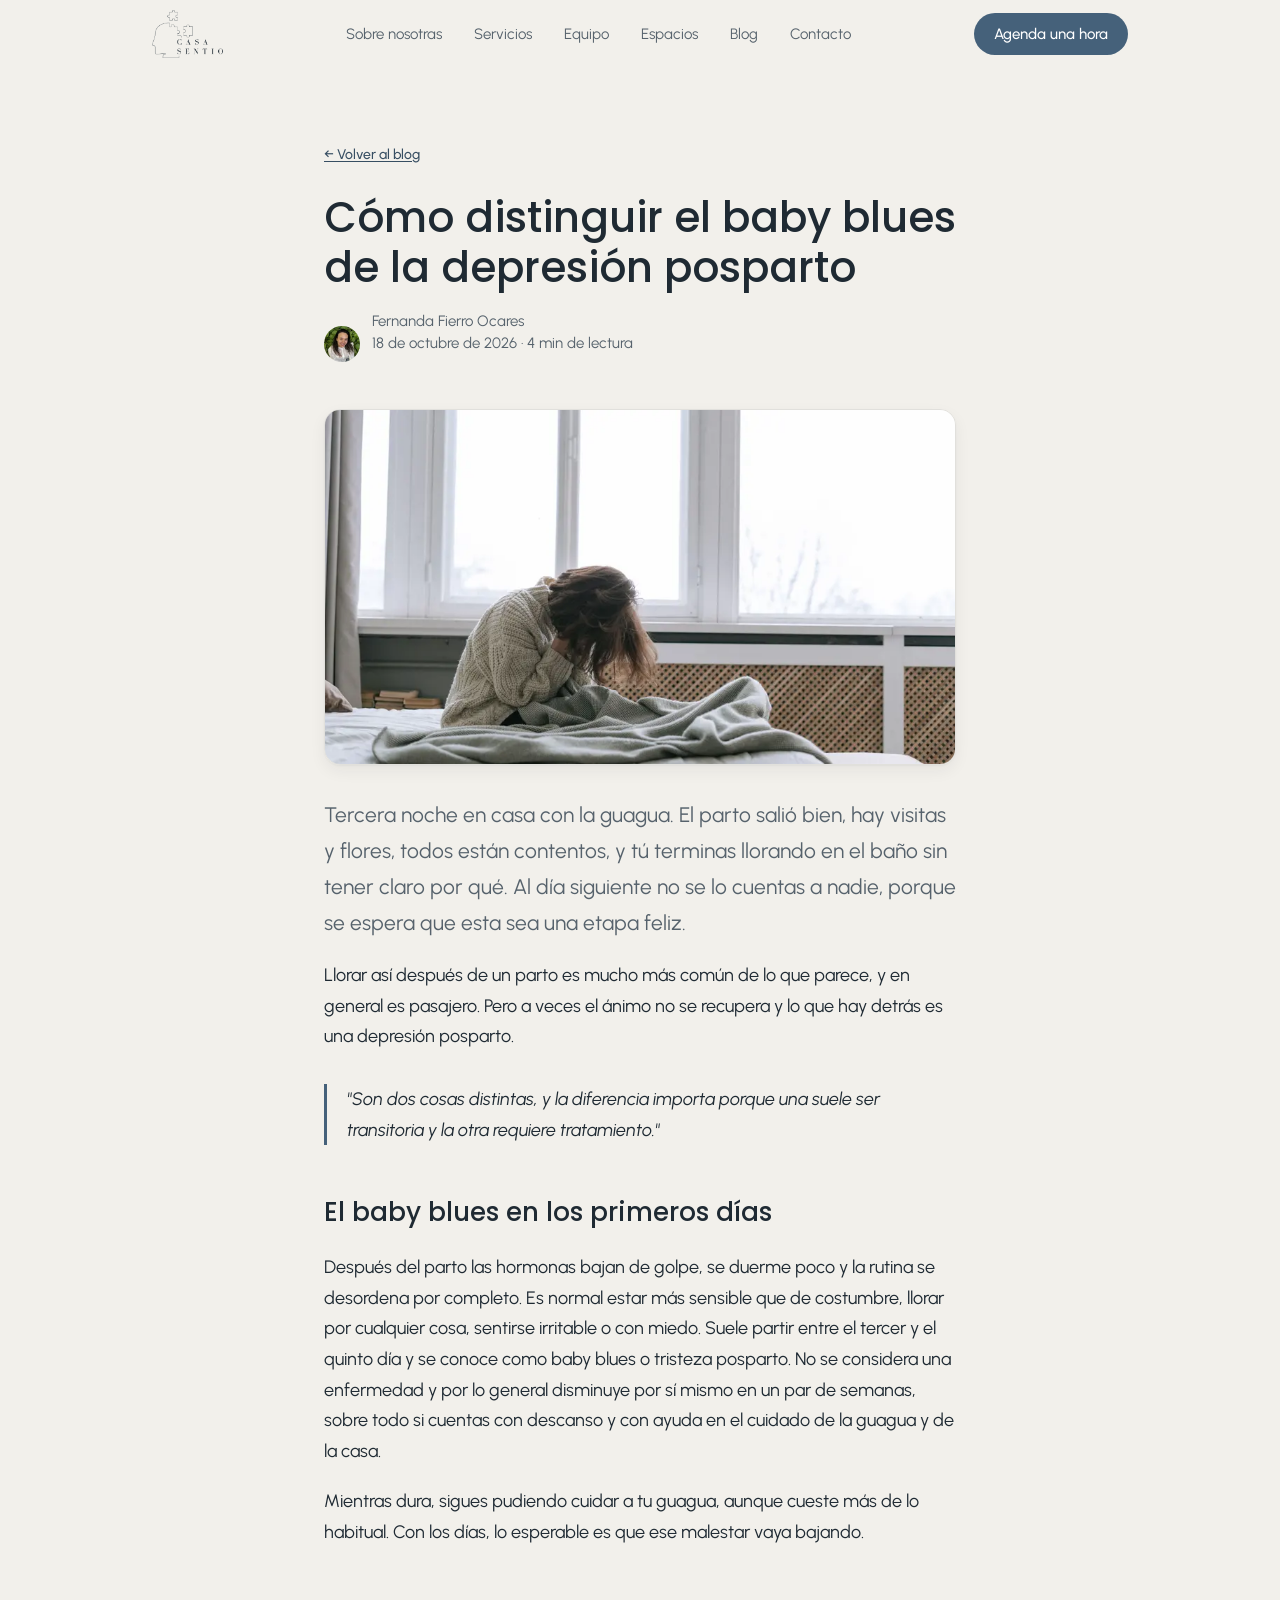
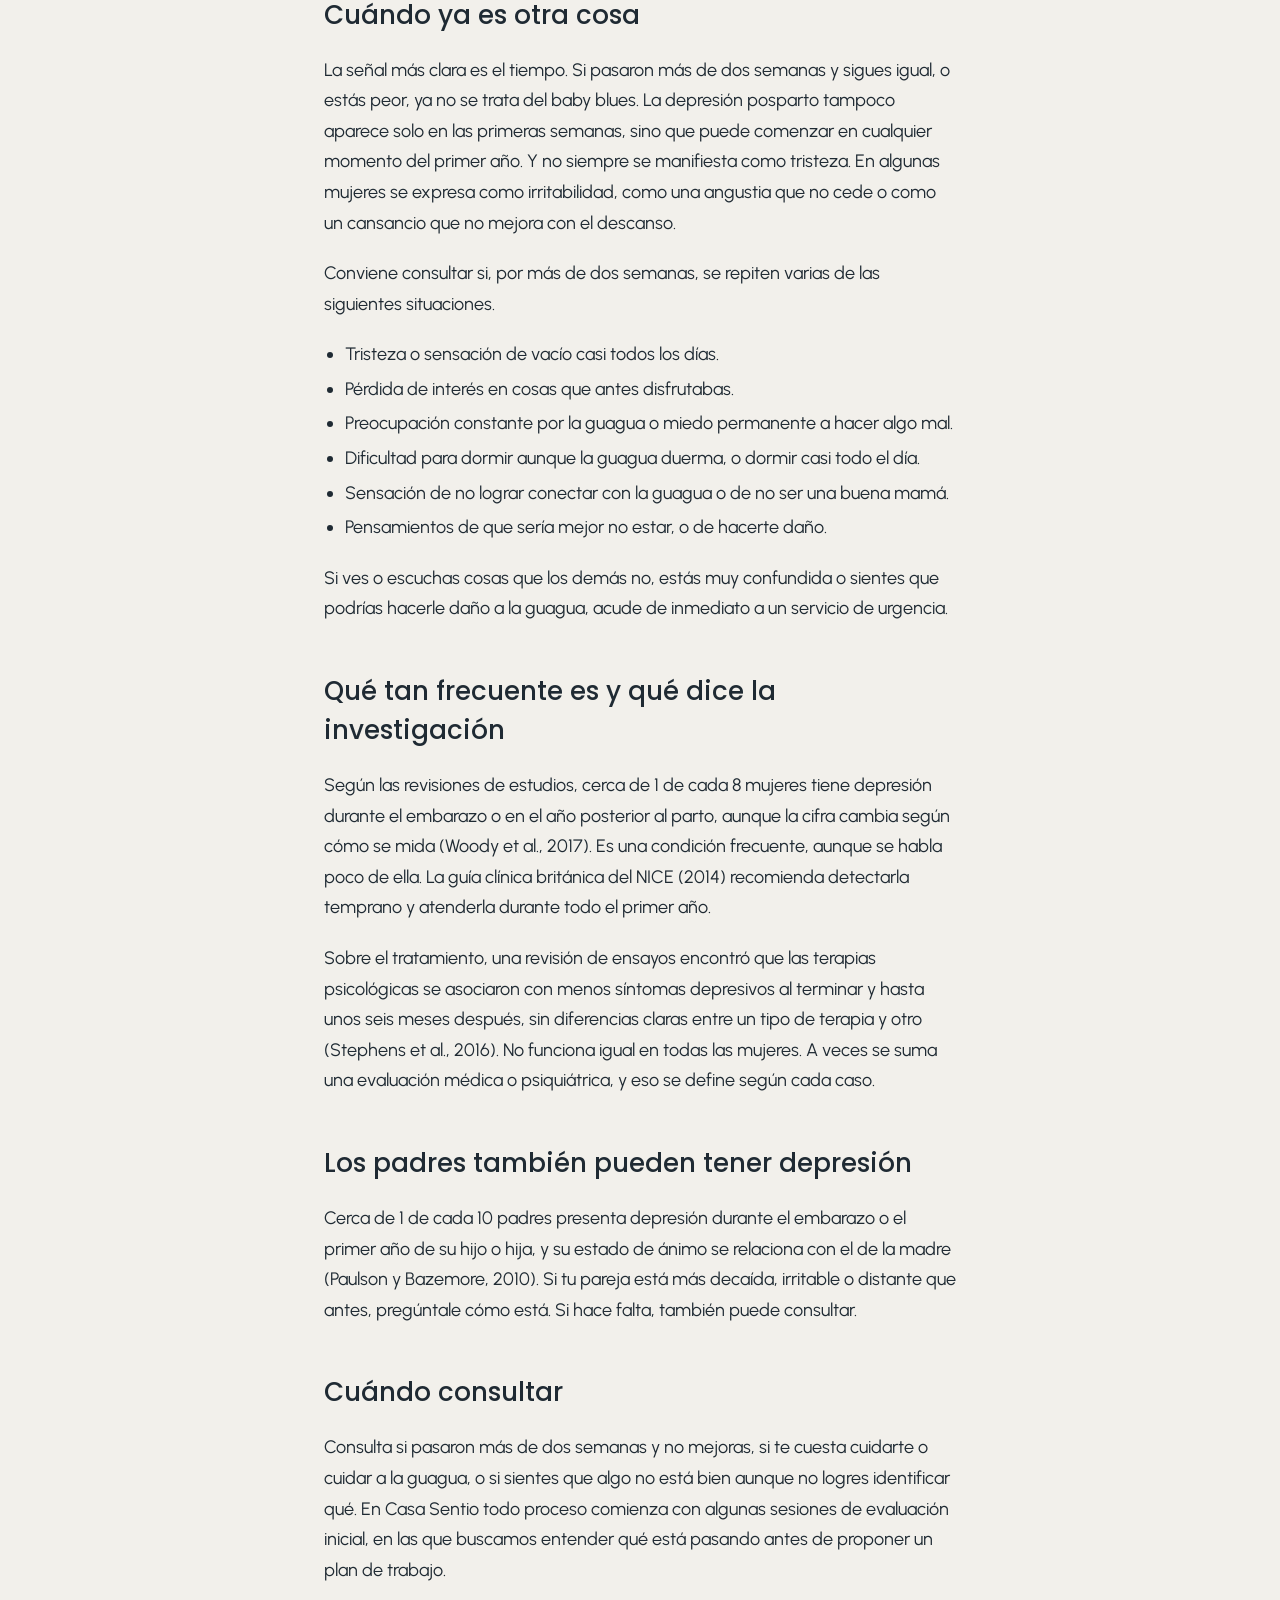
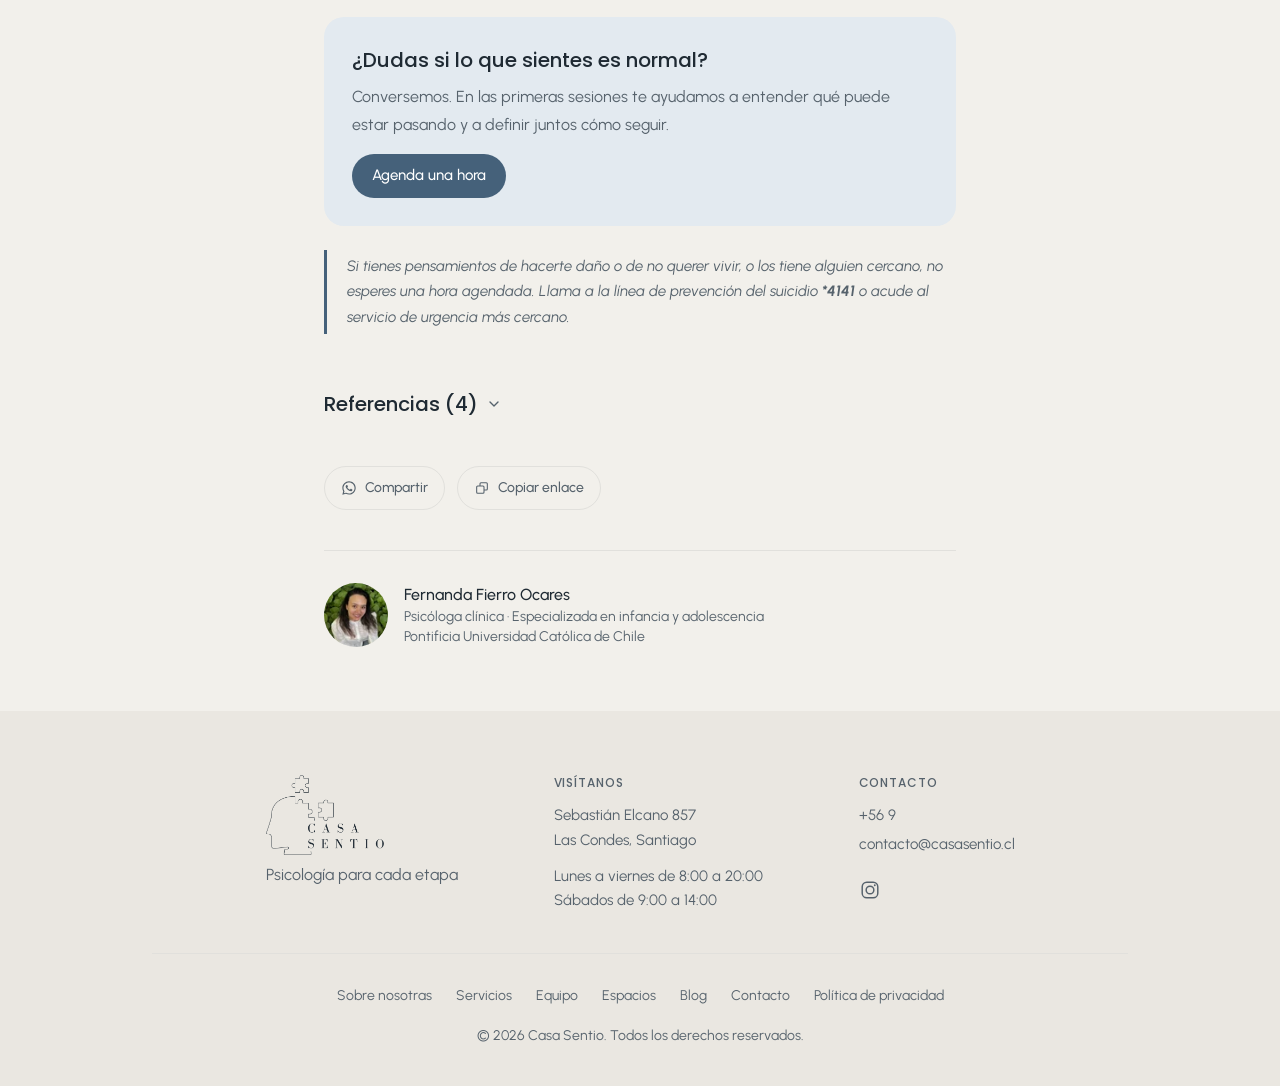
<file: blog/baby-blues/index.html>
<!doctype html>
<html lang="es-CL">
  <head>
    <script>
      (function () {
        var ruta = location.pathname
        var limpia
        if (ruta.endsWith('/index.html')) {
          limpia = ruta.slice(0, -'index.html'.length)
        } else if (ruta.endsWith('.html')) {
          limpia = ruta.slice(0, -'.html'.length) + '/'
        } else {
          return
        }
        location.replace(limpia + location.search + location.hash)
      })()
    </script>
    <meta charset="UTF-8" />
    <meta name="viewport" content="width=device-width, initial-scale=1.0, viewport-fit=cover" />
    <meta name="theme-color" content="#f2f0eb" media="(prefers-color-scheme: light)" />
    <meta name="theme-color" content="#161b20" media="(prefers-color-scheme: dark)" />
    <meta name="description" content="Qué es el baby blues, cuándo es depresión posparto y cómo se aborda en terapia. Señales, qué dice la investigación y cuándo consultar." />
    <title>Cómo distinguir el baby blues de la depresión posparto | Casa Sentio</title>
    <link rel="canonical" href="https://casasentio.cl/blog/baby-blues/" />

    <meta property="og:type" content="article" />
    <meta property="og:url" content="https://casasentio.cl/blog/baby-blues/" />
    <meta property="og:title" content="Cómo distinguir el baby blues de la depresión posparto" />
    <meta property="og:description" content="Qué es el baby blues, cuándo es depresión posparto y cómo se aborda en terapia. Señales, qué dice la investigación y cuándo consultar." />
    <meta property="og:image" content="https://casasentio.cl/blog/baby-blues-cover.jpg" />
    <meta property="og:image:width" content="1200" />
    <meta property="og:image:height" content="630" />
    <meta name="twitter:card" content="summary_large_image" />

    <link rel="preconnect" href="https://fonts.googleapis.com" />
    <link rel="preconnect" href="https://fonts.gstatic.com" crossorigin />
    <link
      href="https://fonts.googleapis.com/css2?family=Poppins:wght@400;500;600&family=Urbanist:wght@400;500;600;700&display=swap"
      rel="stylesheet"
    />
    <script type="application/ld+json">{"@context":"https://schema.org","@type":"Article","headline":"Cómo distinguir el baby blues de la depresión posparto","description":"Qué es el baby blues, cuándo es depresión posparto y cómo se aborda en terapia. Señales, qué dice la investigación y cuándo consultar.","datePublished":"2026-10-18","author":{"@type":"Person","name":"Fernanda Fierro Ocares"},"publisher":{"@type":"Organization","name":"Casa Sentio","logo":{"@type":"ImageObject","url":"https://casasentio.cl/favicon-512.png"}},"image":"https://casasentio.cl/blog/baby-blues-cover.jpg","mainEntityOfPage":"https://casasentio.cl/blog/baby-blues/"}</script>
    <script type="module" crossorigin src="/assets/MobileActionBar-gNaIiqd7.js"></script>
    <script type="module" crossorigin src="/assets/equipo-BKBkFWLn.js"></script>
    <script type="module" crossorigin src="/assets/posts-B3m8J8c7.js"></script>
    <script type="module" crossorigin src="/assets/blog-post-main-BGK7ocU0.js"></script>
    <link rel="stylesheet" crossorigin href="/assets/MobileActionBar-HHieC9aH.css">
  
    <link rel="icon" href="/favicon.svg" type="image/svg+xml">
    <link rel="icon" href="/favicon.ico" sizes="48x48">
    <link rel="icon" href="/favicon-96.png" type="image/png" sizes="96x96">
    <link rel="icon" href="/favicon-192.png" type="image/png" sizes="192x192">
    <link rel="apple-touch-icon" href="/apple-touch-icon.png">
    <link rel="manifest" href="/site.webmanifest">
  </head>
  <body>
    <div id="root"></div>
    <script>window.__ARTICLE_SLUG__ = "baby-blues";</script>
  </body>
</html>
</file>
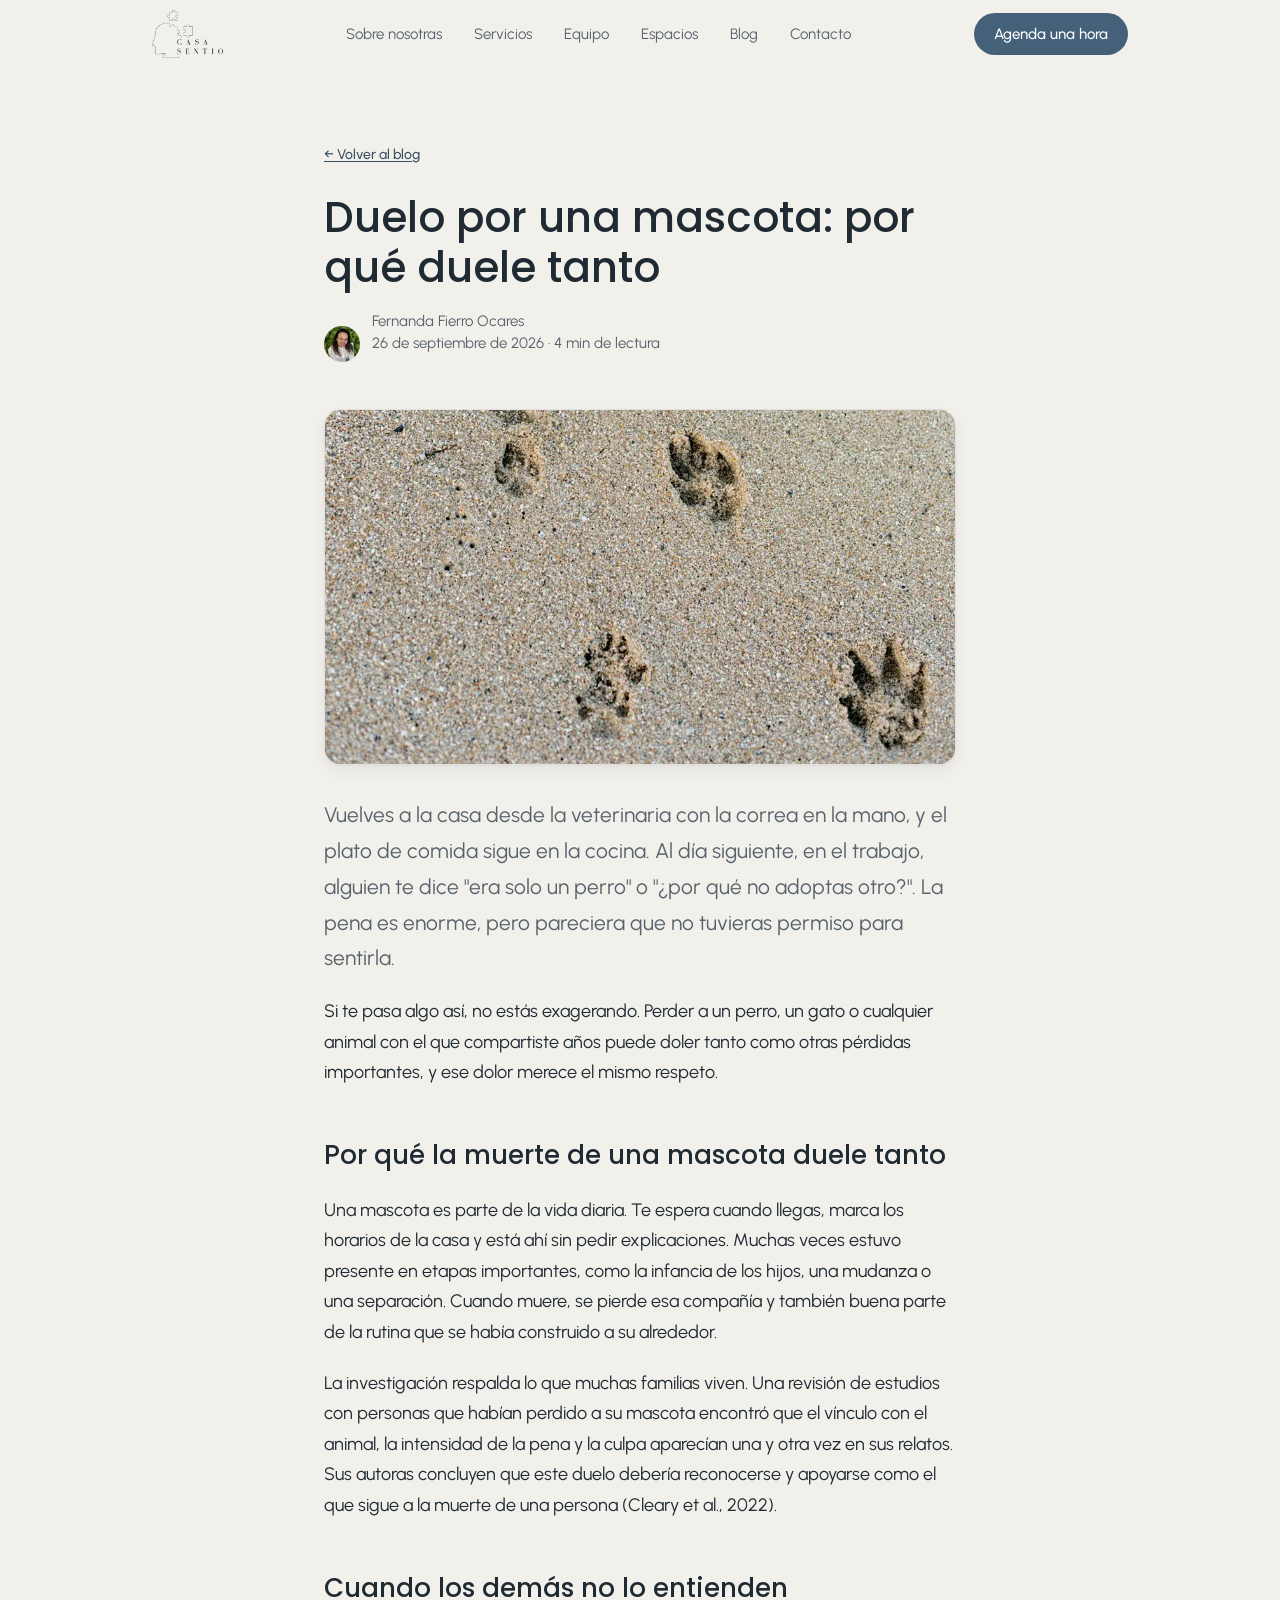
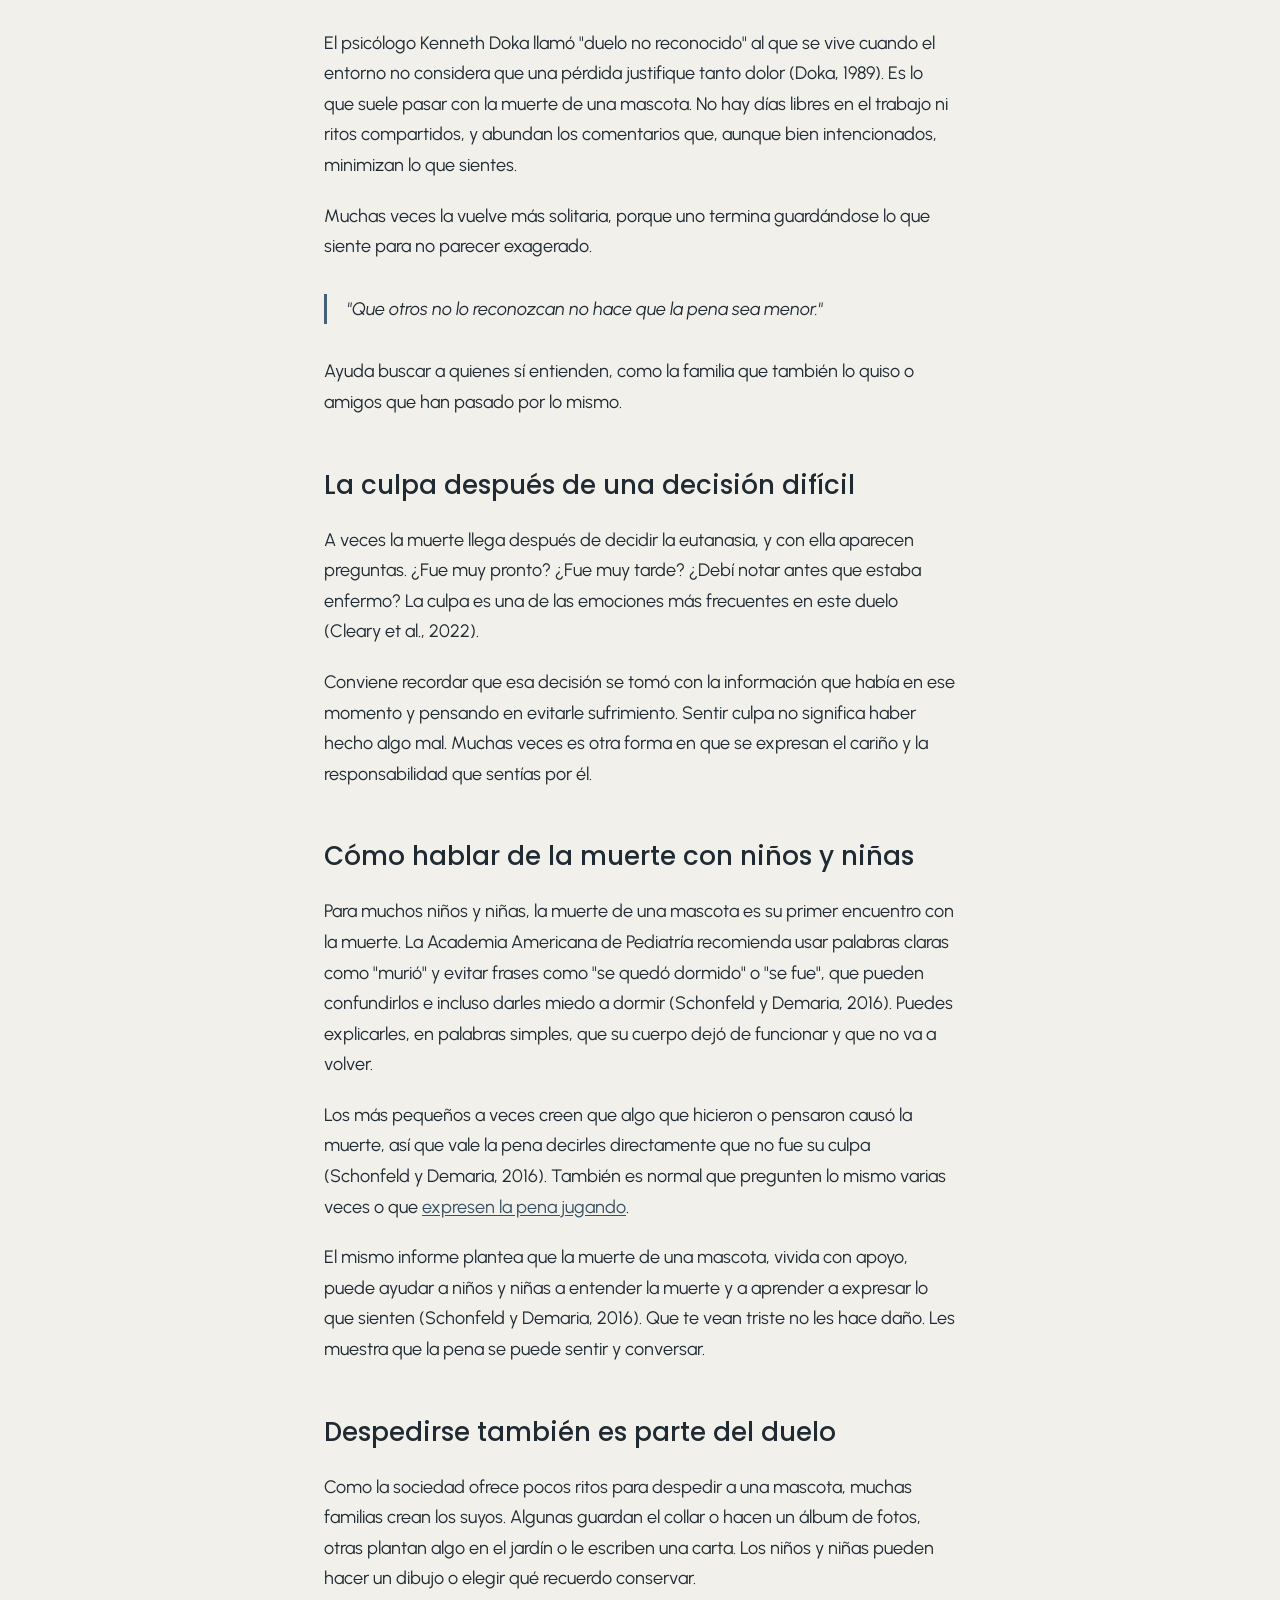
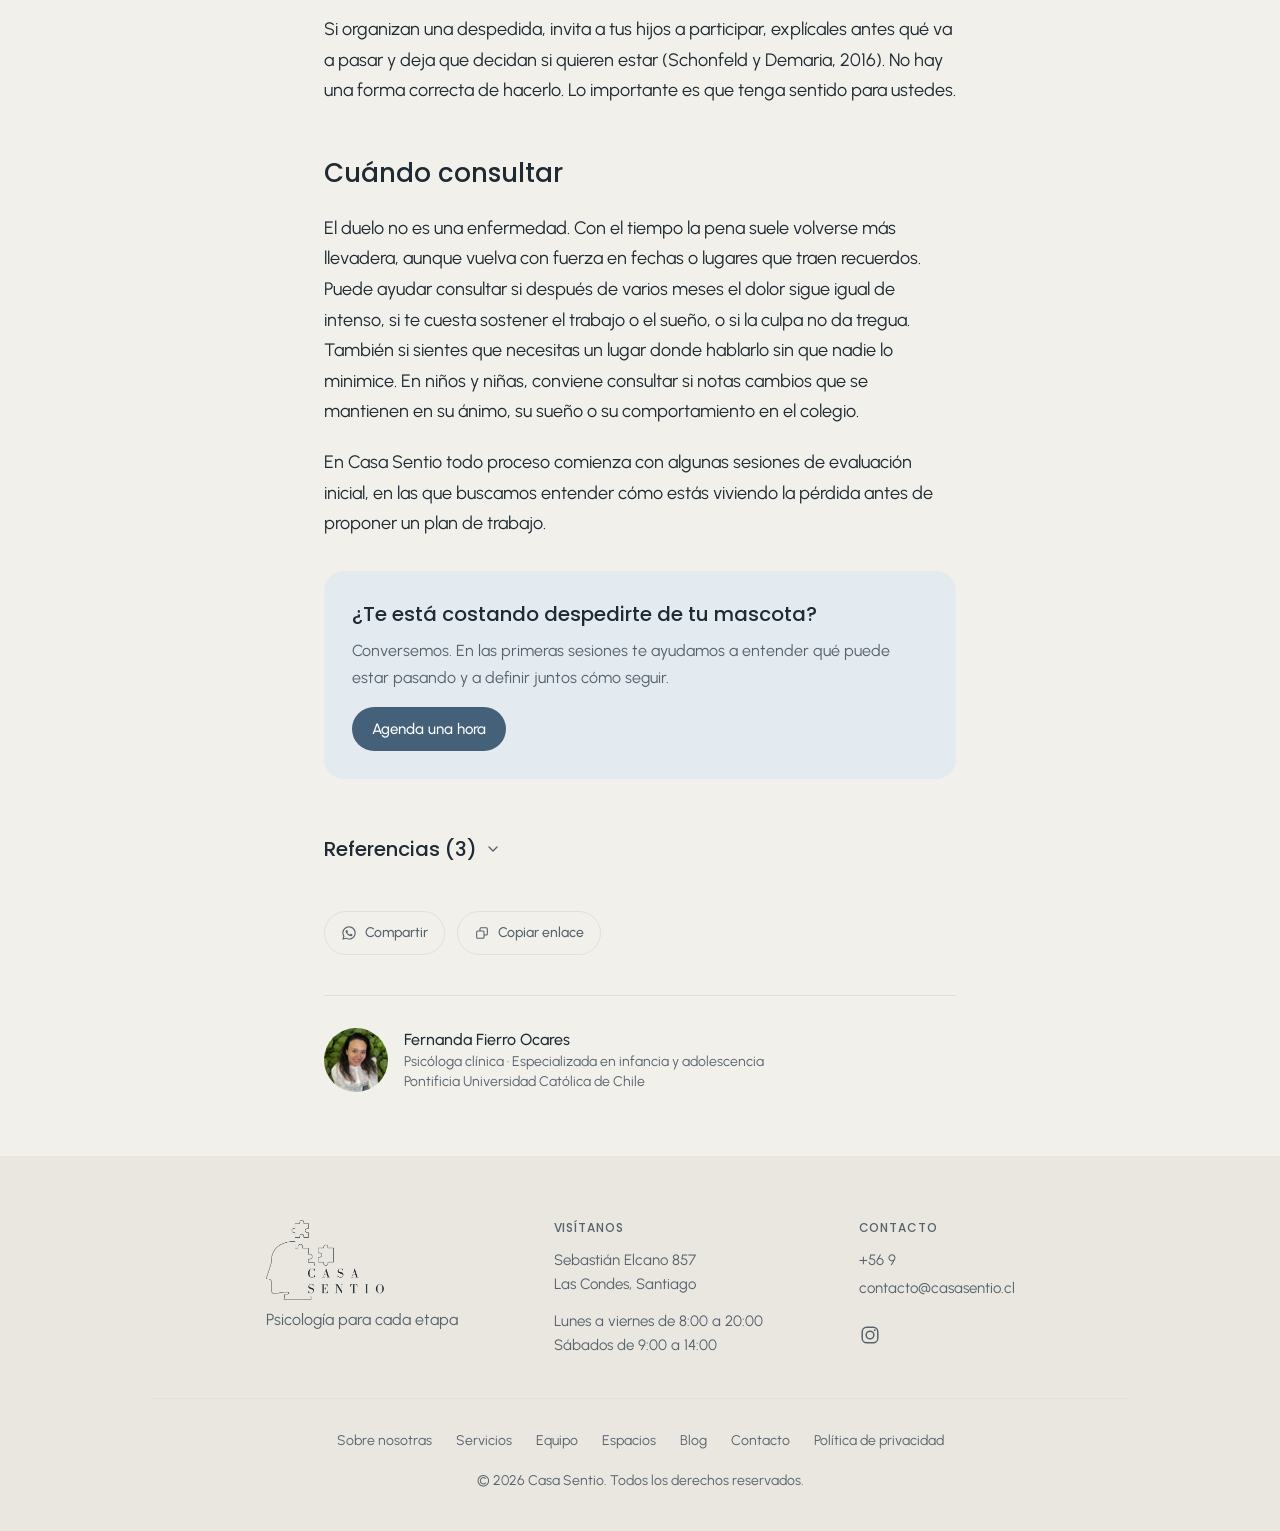
<file: blog/duelo-por-mascota/index.html>
<!doctype html>
<html lang="es-CL">
  <head>
    <script>
      (function () {
        var ruta = location.pathname
        var limpia
        if (ruta.endsWith('/index.html')) {
          limpia = ruta.slice(0, -'index.html'.length)
        } else if (ruta.endsWith('.html')) {
          limpia = ruta.slice(0, -'.html'.length) + '/'
        } else {
          return
        }
        location.replace(limpia + location.search + location.hash)
      })()
    </script>
    <meta charset="UTF-8" />
    <meta name="viewport" content="width=device-width, initial-scale=1.0, viewport-fit=cover" />
    <meta name="theme-color" content="#f2f0eb" media="(prefers-color-scheme: light)" />
    <meta name="theme-color" content="#161b20" media="(prefers-color-scheme: dark)" />
    <meta name="description" content="Perder a una mascota puede doler tanto como otras pérdidas, aunque no todos lo entiendan. Por qué pasa y cómo vivirlo en familia." />
    <title>Duelo por una mascota: por qué duele tanto | Casa Sentio</title>
    <link rel="canonical" href="https://casasentio.cl/blog/duelo-por-mascota/" />

    <meta property="og:type" content="article" />
    <meta property="og:url" content="https://casasentio.cl/blog/duelo-por-mascota/" />
    <meta property="og:title" content="Duelo por una mascota: por qué duele tanto" />
    <meta property="og:description" content="Perder a una mascota puede doler tanto como otras pérdidas, aunque no todos lo entiendan. Por qué pasa y cómo vivirlo en familia." />
    <meta property="og:image" content="https://casasentio.cl/blog/duelo-por-mascota-cover.jpg" />
    <meta property="og:image:width" content="1200" />
    <meta property="og:image:height" content="630" />
    <meta name="twitter:card" content="summary_large_image" />

    <link rel="preconnect" href="https://fonts.googleapis.com" />
    <link rel="preconnect" href="https://fonts.gstatic.com" crossorigin />
    <link
      href="https://fonts.googleapis.com/css2?family=Poppins:wght@400;500;600&family=Urbanist:wght@400;500;600;700&display=swap"
      rel="stylesheet"
    />
    <script type="application/ld+json">{"@context":"https://schema.org","@type":"Article","headline":"Duelo por una mascota: por qué duele tanto","description":"Perder a una mascota puede doler tanto como otras pérdidas, aunque no todos lo entiendan. Por qué pasa y cómo vivirlo en familia.","datePublished":"2026-09-26","author":{"@type":"Person","name":"Fernanda Fierro Ocares"},"publisher":{"@type":"Organization","name":"Casa Sentio","logo":{"@type":"ImageObject","url":"https://casasentio.cl/favicon-512.png"}},"image":"https://casasentio.cl/blog/duelo-por-mascota-cover.jpg","mainEntityOfPage":"https://casasentio.cl/blog/duelo-por-mascota/"}</script>
    <script type="module" crossorigin src="/assets/MobileActionBar-gNaIiqd7.js"></script>
    <script type="module" crossorigin src="/assets/equipo-BKBkFWLn.js"></script>
    <script type="module" crossorigin src="/assets/posts-B3m8J8c7.js"></script>
    <script type="module" crossorigin src="/assets/blog-post-main-BGK7ocU0.js"></script>
    <link rel="stylesheet" crossorigin href="/assets/MobileActionBar-HHieC9aH.css">
  
    <link rel="icon" href="/favicon.svg" type="image/svg+xml">
    <link rel="icon" href="/favicon.ico" sizes="48x48">
    <link rel="icon" href="/favicon-96.png" type="image/png" sizes="96x96">
    <link rel="icon" href="/favicon-192.png" type="image/png" sizes="192x192">
    <link rel="apple-touch-icon" href="/apple-touch-icon.png">
    <link rel="manifest" href="/site.webmanifest">
  </head>
  <body>
    <div id="root"></div>
    <script>window.__ARTICLE_SLUG__ = "duelo-por-mascota";</script>
  </body>
</html>
</file>
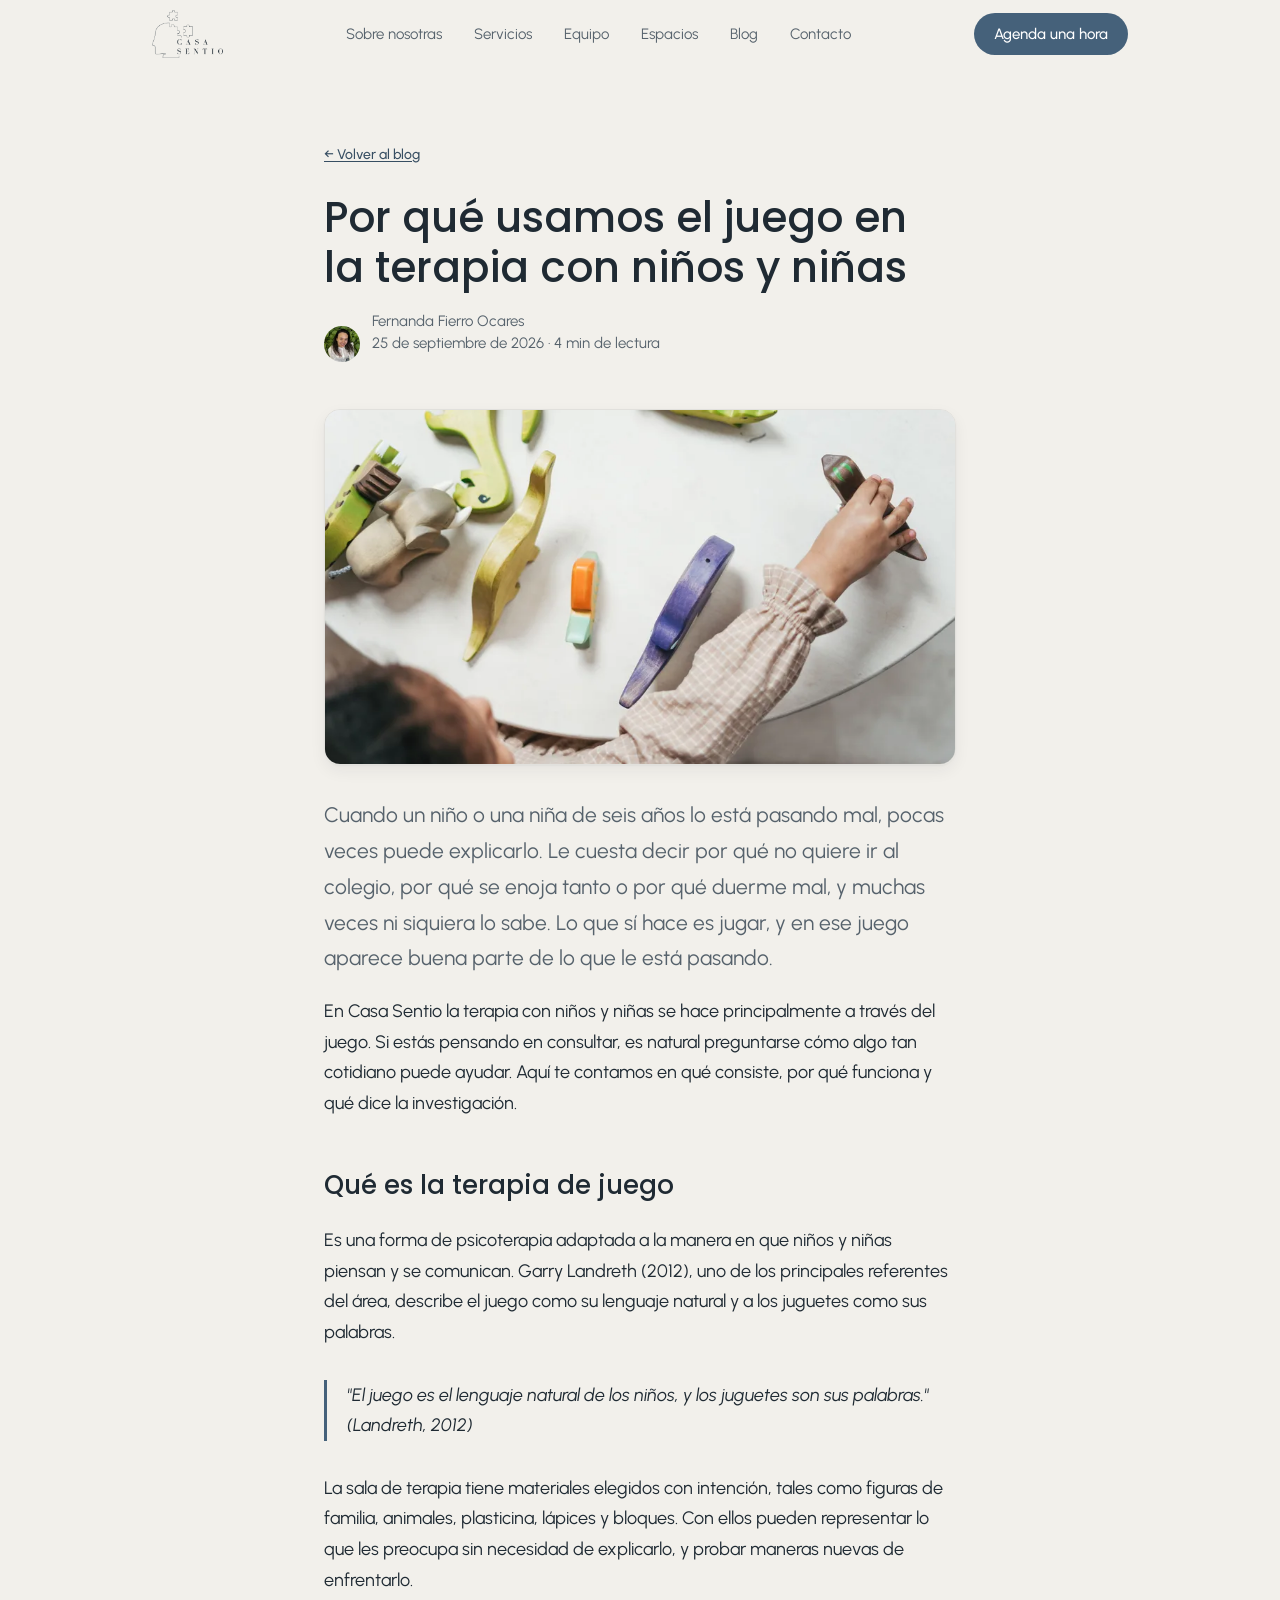
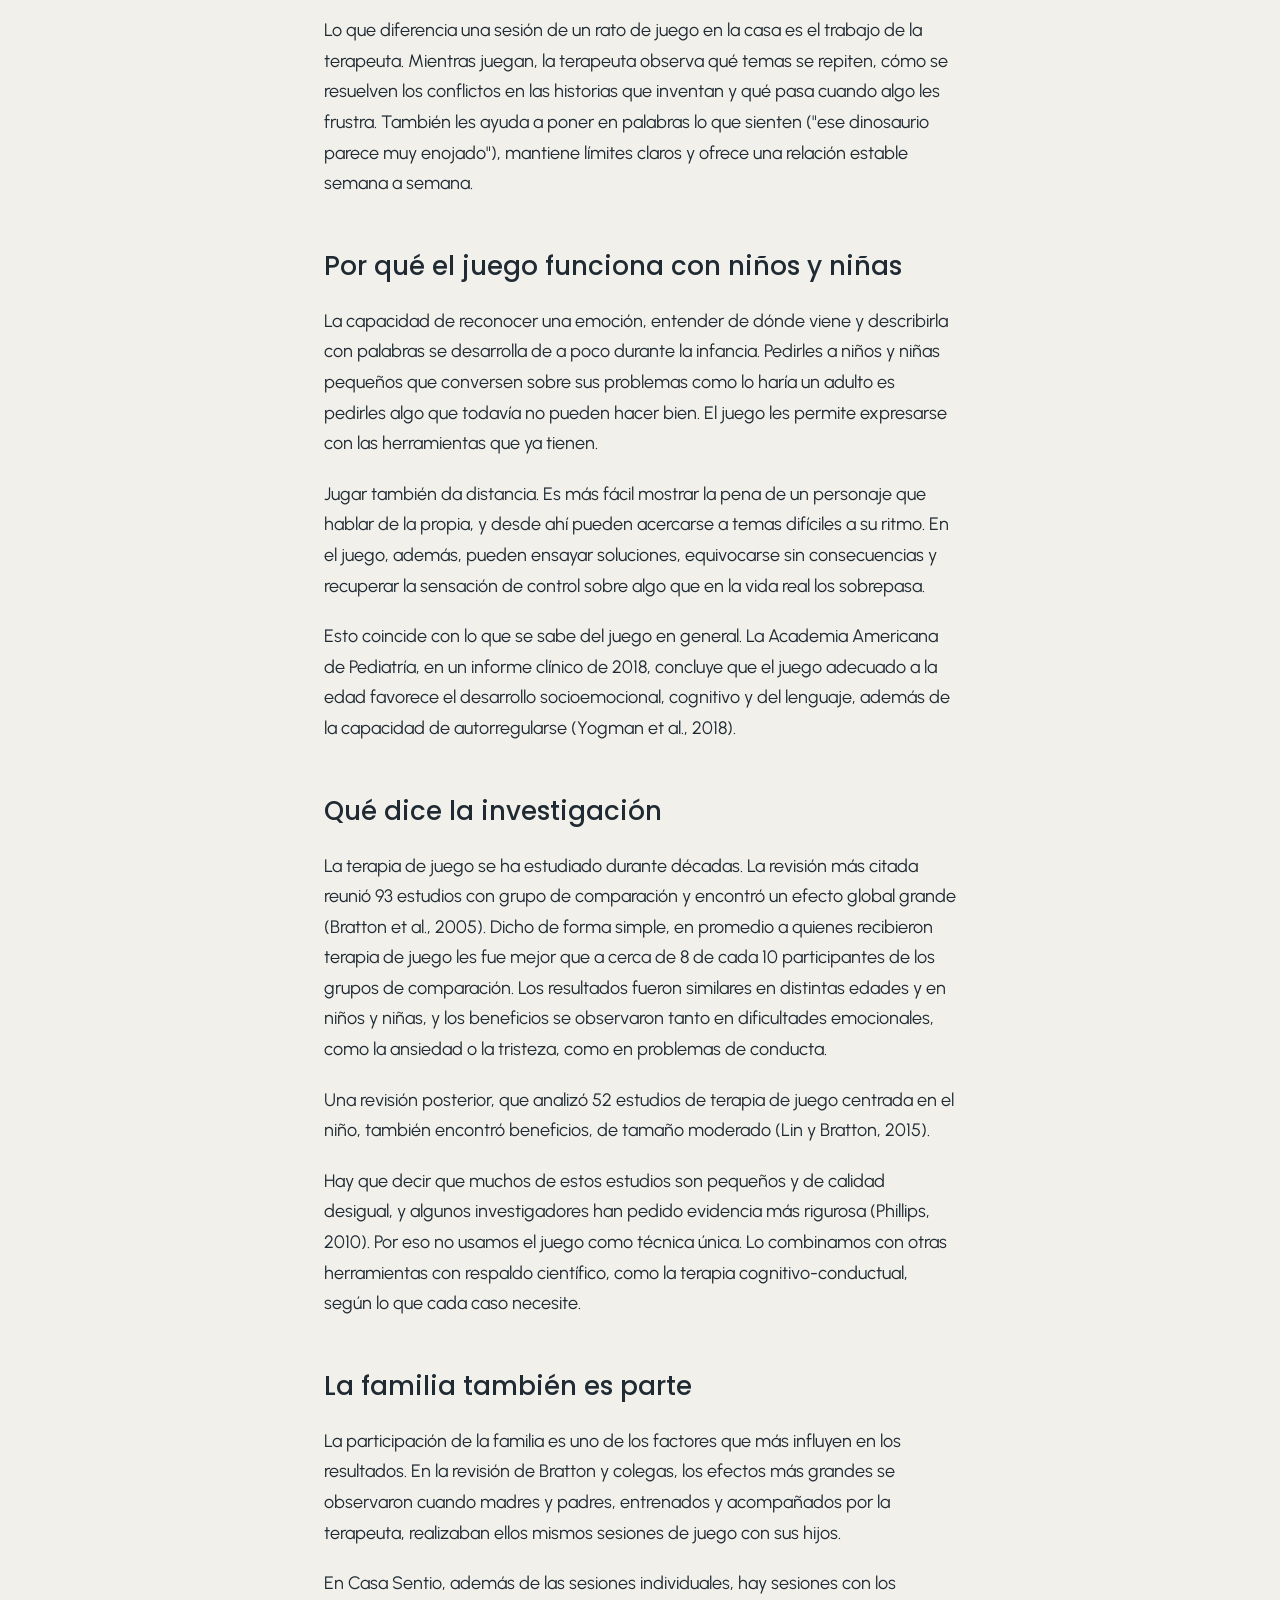
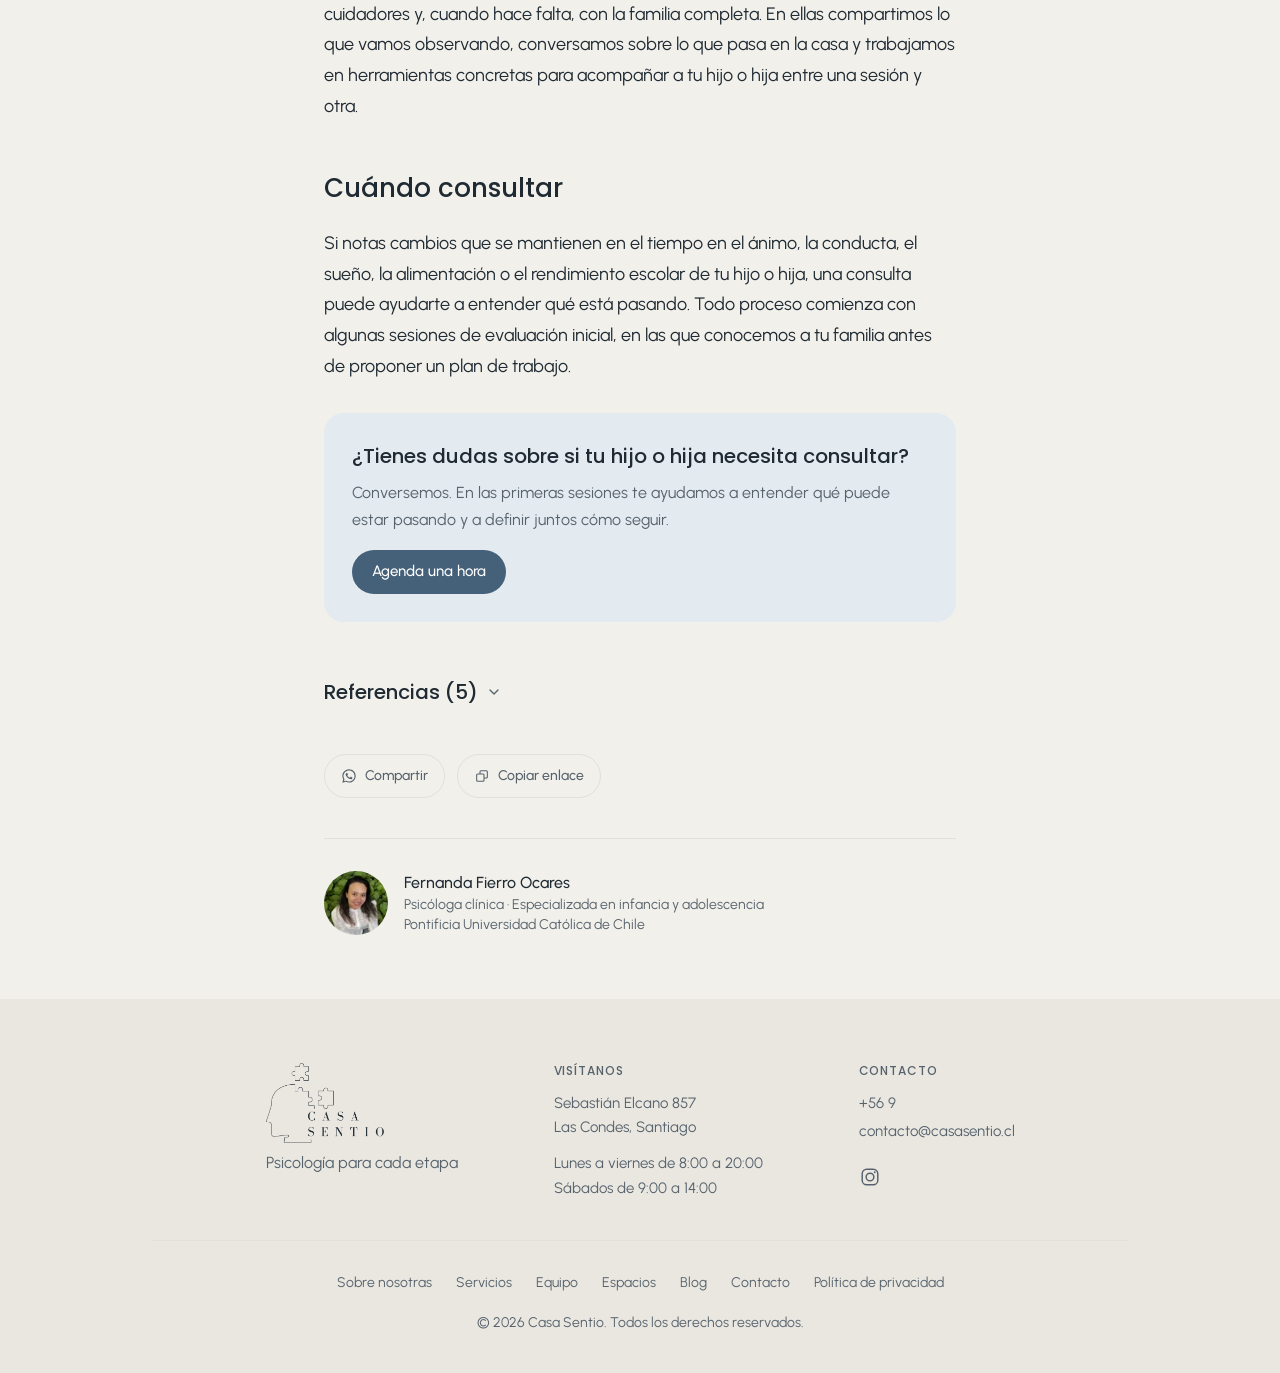
<file: blog/terapia-de-juego/index.html>
<!doctype html>
<html lang="es-CL">
  <head>
    <script>
      (function () {
        var ruta = location.pathname
        var limpia
        if (ruta.endsWith('/index.html')) {
          limpia = ruta.slice(0, -'index.html'.length)
        } else if (ruta.endsWith('.html')) {
          limpia = ruta.slice(0, -'.html'.length) + '/'
        } else {
          return
        }
        location.replace(limpia + location.search + location.hash)
      })()
    </script>
    <meta charset="UTF-8" />
    <meta name="viewport" content="width=device-width, initial-scale=1.0, viewport-fit=cover" />
    <meta name="theme-color" content="#f2f0eb" media="(prefers-color-scheme: light)" />
    <meta name="theme-color" content="#161b20" media="(prefers-color-scheme: dark)" />
    <meta name="description" content="Qué es la terapia de juego, por qué funciona con niños y niñas y qué dice la investigación. Te contamos cómo trabajamos en Casa Sentio." />
    <title>Por qué usamos el juego en la terapia con niños y niñas | Casa Sentio</title>
    <link rel="canonical" href="https://casasentio.cl/blog/terapia-de-juego/" />

    <meta property="og:type" content="article" />
    <meta property="og:url" content="https://casasentio.cl/blog/terapia-de-juego/" />
    <meta property="og:title" content="Por qué usamos el juego en la terapia con niños y niñas" />
    <meta property="og:description" content="Qué es la terapia de juego, por qué funciona con niños y niñas y qué dice la investigación. Te contamos cómo trabajamos en Casa Sentio." />
    <meta property="og:image" content="https://casasentio.cl/blog/terapia-de-juego-cover.jpg" />
    <meta property="og:image:width" content="1200" />
    <meta property="og:image:height" content="630" />
    <meta name="twitter:card" content="summary_large_image" />

    <link rel="preconnect" href="https://fonts.googleapis.com" />
    <link rel="preconnect" href="https://fonts.gstatic.com" crossorigin />
    <link
      href="https://fonts.googleapis.com/css2?family=Poppins:wght@400;500;600&family=Urbanist:wght@400;500;600;700&display=swap"
      rel="stylesheet"
    />
    <script type="application/ld+json">{"@context":"https://schema.org","@type":"Article","headline":"Por qué usamos el juego en la terapia con niños y niñas","description":"Qué es la terapia de juego, por qué funciona con niños y niñas y qué dice la investigación. Te contamos cómo trabajamos en Casa Sentio.","datePublished":"2026-09-25","author":{"@type":"Person","name":"Fernanda Fierro Ocares"},"publisher":{"@type":"Organization","name":"Casa Sentio","logo":{"@type":"ImageObject","url":"https://casasentio.cl/favicon-512.png"}},"image":"https://casasentio.cl/blog/terapia-de-juego-cover.jpg","mainEntityOfPage":"https://casasentio.cl/blog/terapia-de-juego/"}</script>
    <script type="module" crossorigin src="/assets/MobileActionBar-gNaIiqd7.js"></script>
    <script type="module" crossorigin src="/assets/equipo-BKBkFWLn.js"></script>
    <script type="module" crossorigin src="/assets/posts-B3m8J8c7.js"></script>
    <script type="module" crossorigin src="/assets/blog-post-main-BGK7ocU0.js"></script>
    <link rel="stylesheet" crossorigin href="/assets/MobileActionBar-HHieC9aH.css">
  
    <link rel="icon" href="/favicon.svg" type="image/svg+xml">
    <link rel="icon" href="/favicon.ico" sizes="48x48">
    <link rel="icon" href="/favicon-96.png" type="image/png" sizes="96x96">
    <link rel="icon" href="/favicon-192.png" type="image/png" sizes="192x192">
    <link rel="apple-touch-icon" href="/apple-touch-icon.png">
    <link rel="manifest" href="/site.webmanifest">
  </head>
  <body>
    <div id="root"></div>
    <script>window.__ARTICLE_SLUG__ = "terapia-de-juego";</script>
  </body>
</html>
</file>
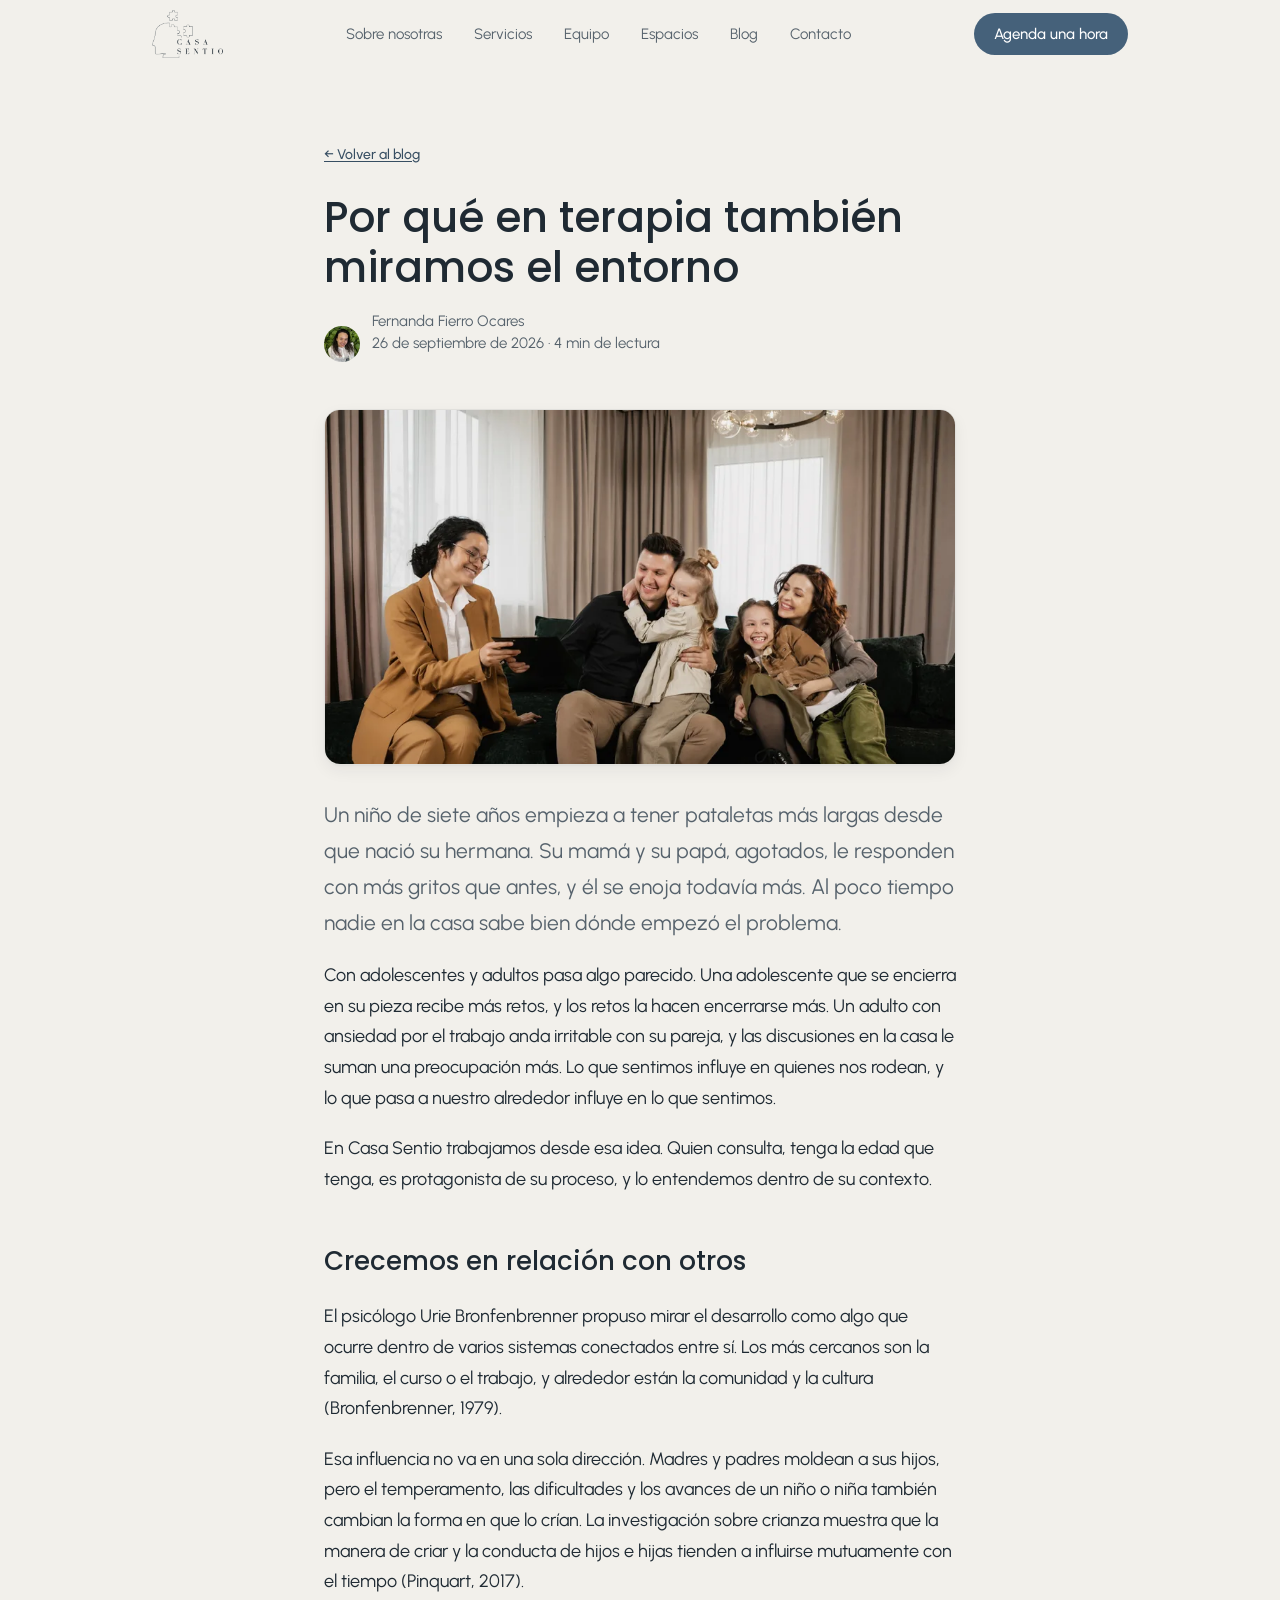
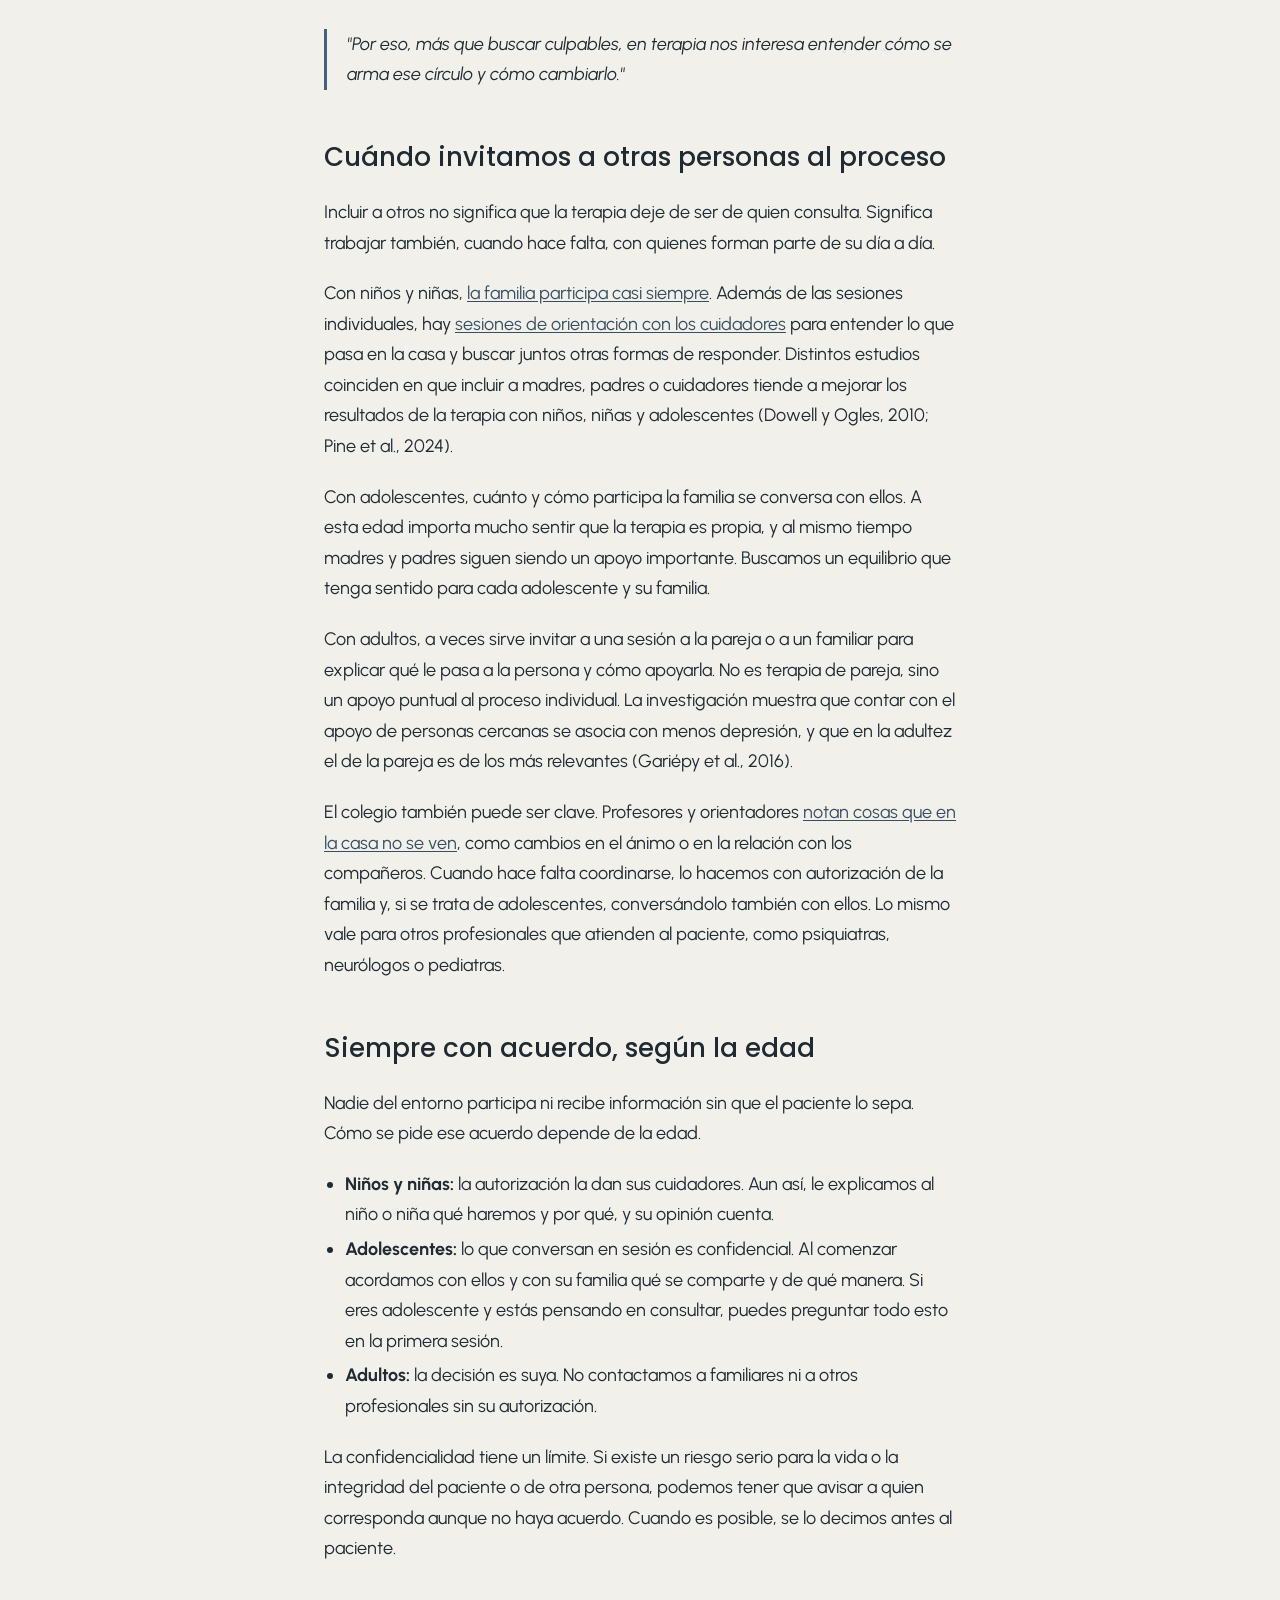
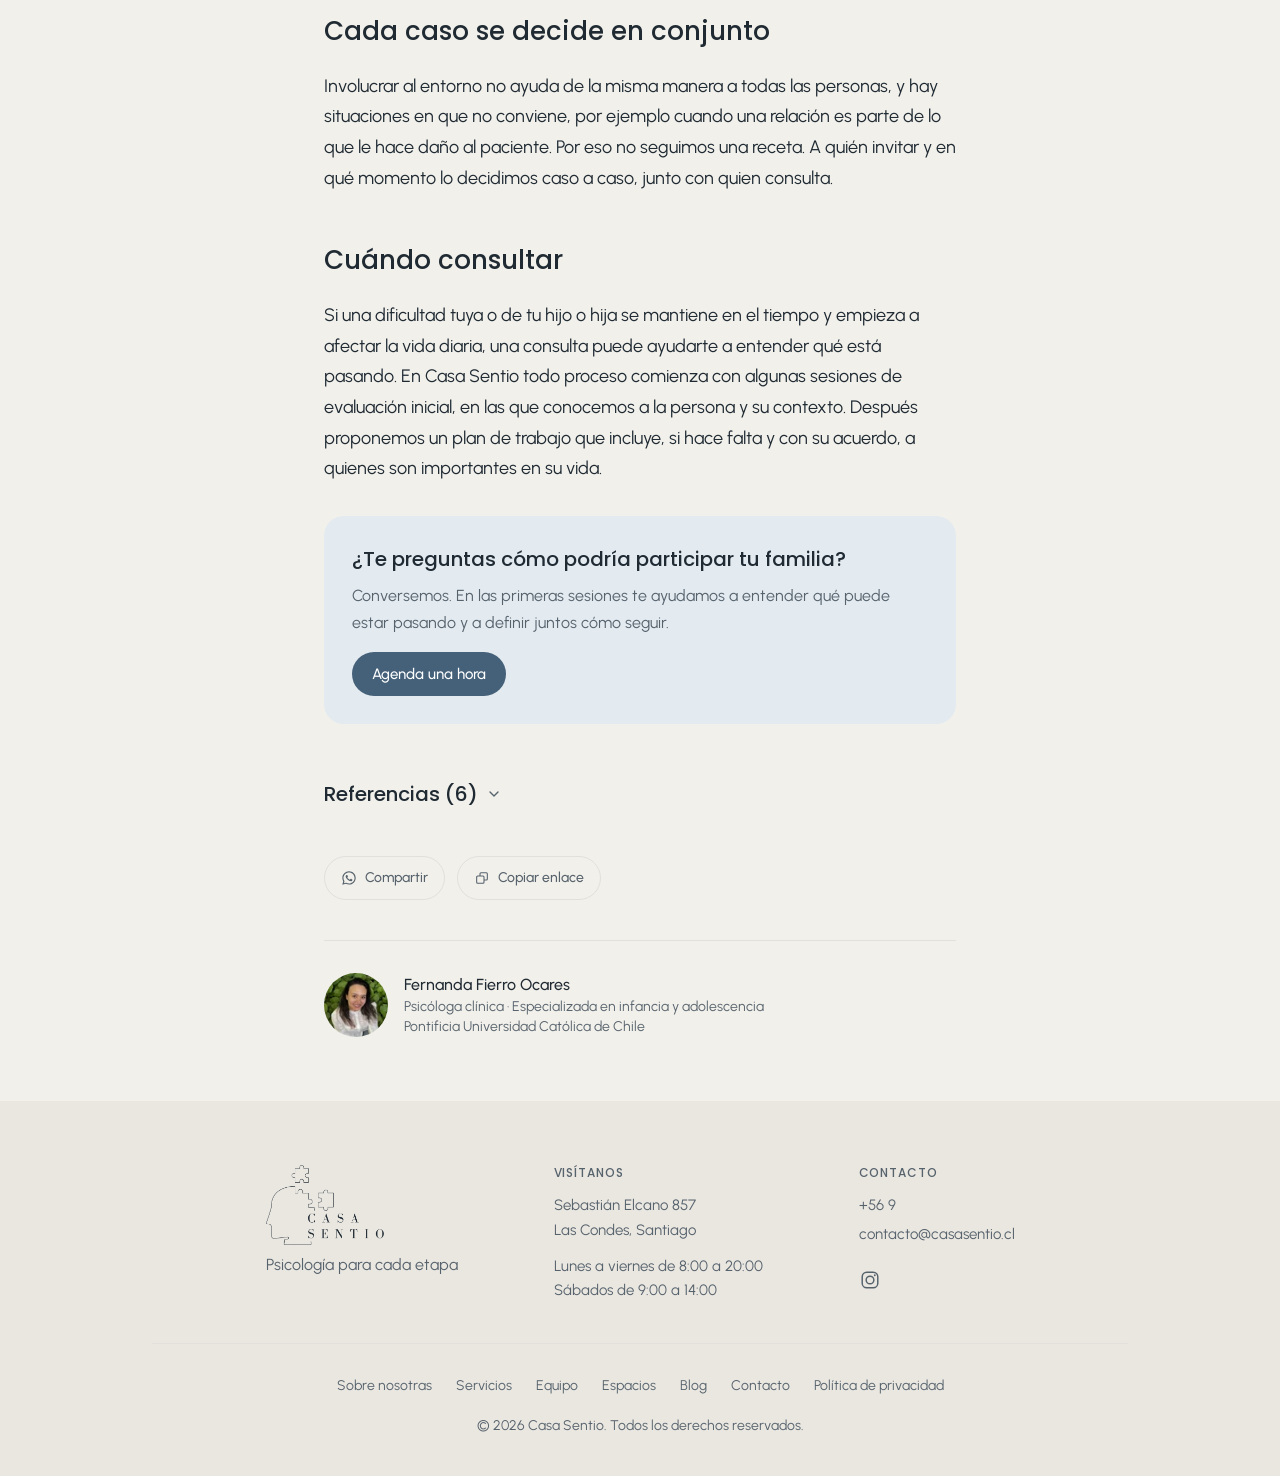
<file: blog/terapia-y-entorno/index.html>
<!doctype html>
<html lang="es-CL">
  <head>
    <script>
      (function () {
        var ruta = location.pathname
        var limpia
        if (ruta.endsWith('/index.html')) {
          limpia = ruta.slice(0, -'index.html'.length)
        } else if (ruta.endsWith('.html')) {
          limpia = ruta.slice(0, -'.html'.length) + '/'
        } else {
          return
        }
        location.replace(limpia + location.search + location.hash)
      })()
    </script>
    <meta charset="UTF-8" />
    <meta name="viewport" content="width=device-width, initial-scale=1.0, viewport-fit=cover" />
    <meta name="theme-color" content="#f2f0eb" media="(prefers-color-scheme: light)" />
    <meta name="theme-color" content="#161b20" media="(prefers-color-scheme: dark)" />
    <meta name="description" content="Lo que nos pasa ocurre en relación con otros. Por qué a veces incluimos a la familia o al colegio en terapia, y cómo cuidamos tu confidencialidad." />
    <title>Por qué en terapia también miramos el entorno | Casa Sentio</title>
    <link rel="canonical" href="https://casasentio.cl/blog/terapia-y-entorno/" />

    <meta property="og:type" content="article" />
    <meta property="og:url" content="https://casasentio.cl/blog/terapia-y-entorno/" />
    <meta property="og:title" content="Por qué en terapia también miramos el entorno" />
    <meta property="og:description" content="Lo que nos pasa ocurre en relación con otros. Por qué a veces incluimos a la familia o al colegio en terapia, y cómo cuidamos tu confidencialidad." />
    <meta property="og:image" content="https://casasentio.cl/blog/terapia-y-entorno-cover.jpg" />
    <meta property="og:image:width" content="1200" />
    <meta property="og:image:height" content="630" />
    <meta name="twitter:card" content="summary_large_image" />

    <link rel="preconnect" href="https://fonts.googleapis.com" />
    <link rel="preconnect" href="https://fonts.gstatic.com" crossorigin />
    <link
      href="https://fonts.googleapis.com/css2?family=Poppins:wght@400;500;600&family=Urbanist:wght@400;500;600;700&display=swap"
      rel="stylesheet"
    />
    <script type="application/ld+json">{"@context":"https://schema.org","@type":"Article","headline":"Por qué en terapia también miramos el entorno","description":"Lo que nos pasa ocurre en relación con otros. Por qué a veces incluimos a la familia o al colegio en terapia, y cómo cuidamos tu confidencialidad.","datePublished":"2026-09-26","author":{"@type":"Person","name":"Fernanda Fierro Ocares"},"publisher":{"@type":"Organization","name":"Casa Sentio","logo":{"@type":"ImageObject","url":"https://casasentio.cl/favicon-512.png"}},"image":"https://casasentio.cl/blog/terapia-y-entorno-cover.jpg","mainEntityOfPage":"https://casasentio.cl/blog/terapia-y-entorno/"}</script>
    <script type="module" crossorigin src="/assets/MobileActionBar-gNaIiqd7.js"></script>
    <script type="module" crossorigin src="/assets/equipo-BKBkFWLn.js"></script>
    <script type="module" crossorigin src="/assets/posts-B3m8J8c7.js"></script>
    <script type="module" crossorigin src="/assets/blog-post-main-BGK7ocU0.js"></script>
    <link rel="stylesheet" crossorigin href="/assets/MobileActionBar-HHieC9aH.css">
  
    <link rel="icon" href="/favicon.svg" type="image/svg+xml">
    <link rel="icon" href="/favicon.ico" sizes="48x48">
    <link rel="icon" href="/favicon-96.png" type="image/png" sizes="96x96">
    <link rel="icon" href="/favicon-192.png" type="image/png" sizes="192x192">
    <link rel="apple-touch-icon" href="/apple-touch-icon.png">
    <link rel="manifest" href="/site.webmanifest">
  </head>
  <body>
    <div id="root"></div>
    <script>window.__ARTICLE_SLUG__ = "terapia-y-entorno";</script>
  </body>
</html>
</file>
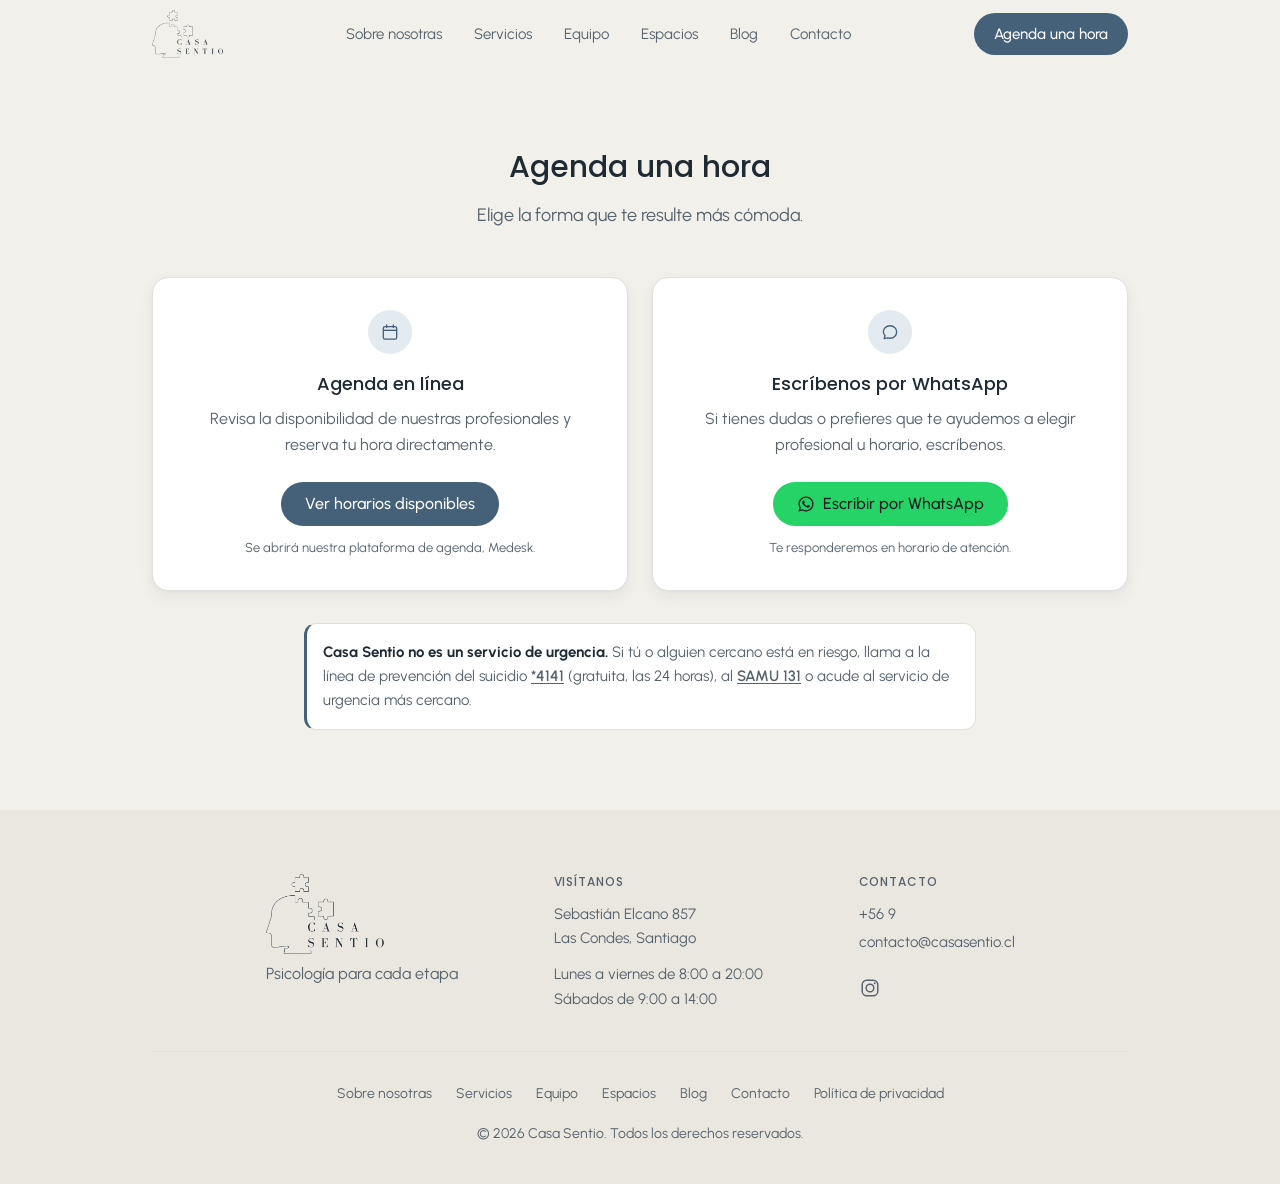
<file: agendar.html>
<!doctype html>
<html lang="es-CL">
  <head>
    <script>
      (function () {
        var ruta = location.pathname
        var limpia
        if (ruta.endsWith('/index.html')) {
          limpia = ruta.slice(0, -'index.html'.length)
        } else if (ruta.endsWith('.html')) {
          limpia = ruta.slice(0, -'.html'.length) + '/'
        } else {
          return
        }
        location.replace(limpia + location.search + location.hash)
      })()
    </script>
    <meta charset="UTF-8" />
    <link rel="canonical" href="https://casasentio.cl/agendar/" />
    <meta name="robots" content="noindex" />
    <meta name="viewport" content="width=device-width, initial-scale=1.0, viewport-fit=cover" />
    <title>Agenda una hora — Casa Sentio</title>
  
    <link rel="icon" href="/favicon.svg" type="image/svg+xml">
    <link rel="icon" href="/favicon.ico" sizes="48x48">
    <link rel="icon" href="/favicon-96.png" type="image/png" sizes="96x96">
    <link rel="icon" href="/favicon-192.png" type="image/png" sizes="192x192">
    <link rel="apple-touch-icon" href="/apple-touch-icon.png">
    <link rel="manifest" href="/site.webmanifest">
  </head>
  <body>
    <p>Esta página se movió a <a href="/agendar/">casasentio.cl/agendar</a>.</p>
  </body>
</html>
</file>
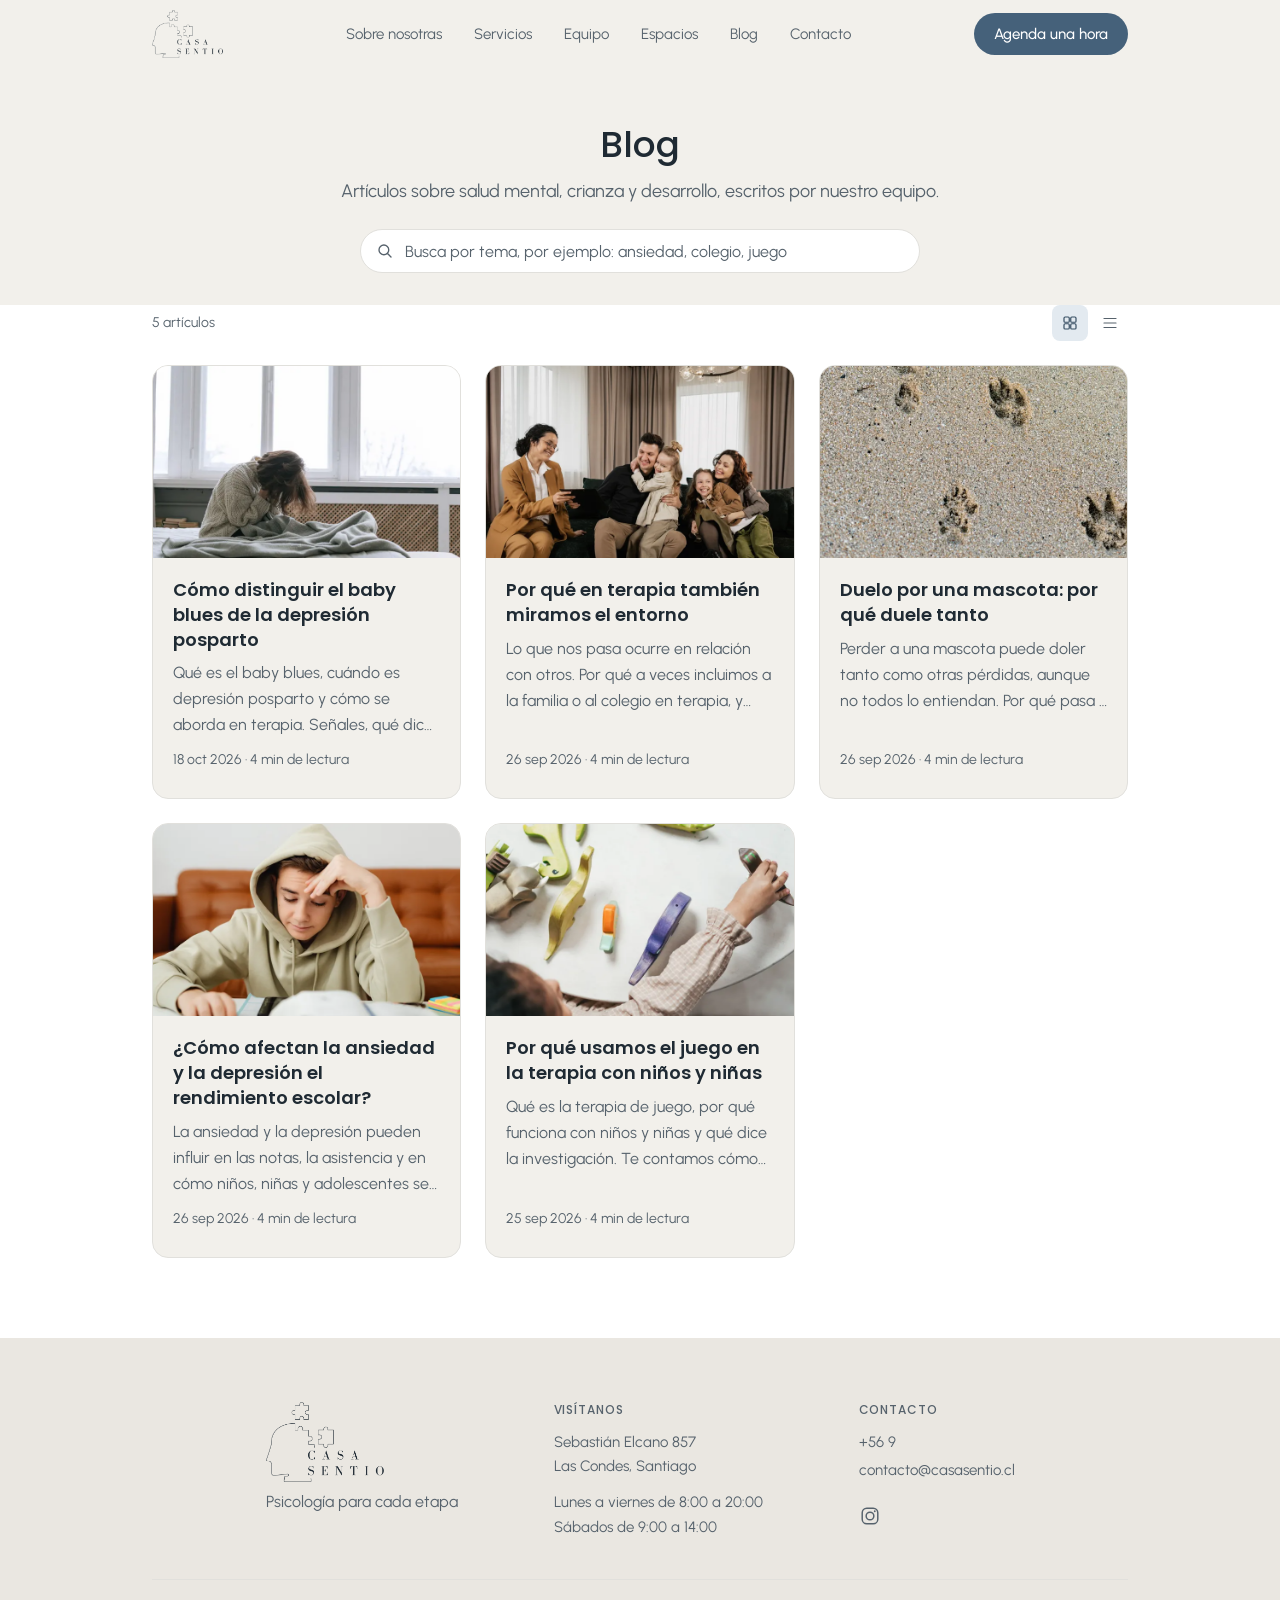
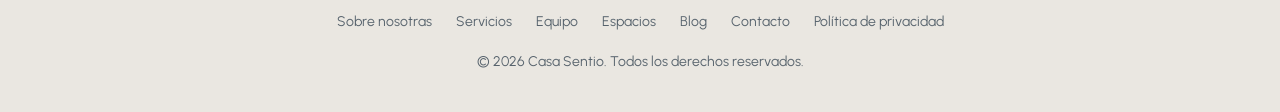
<file: blog.html>
<!doctype html>
<html lang="es-CL">
  <head>
    <script>
      (function () {
        var ruta = location.pathname
        var limpia
        if (ruta.endsWith('/index.html')) {
          limpia = ruta.slice(0, -'index.html'.length)
        } else if (ruta.endsWith('.html')) {
          limpia = ruta.slice(0, -'.html'.length) + '/'
        } else {
          return
        }
        location.replace(limpia + location.search + location.hash)
      })()
    </script>
    <meta charset="UTF-8" />
    <link rel="canonical" href="https://casasentio.cl/blog/" />
    <meta name="robots" content="noindex" />
    <meta name="viewport" content="width=device-width, initial-scale=1.0, viewport-fit=cover" />
    <title>Blog — Casa Sentio</title>
  
    <link rel="icon" href="/favicon.svg" type="image/svg+xml">
    <link rel="icon" href="/favicon.ico" sizes="48x48">
    <link rel="icon" href="/favicon-96.png" type="image/png" sizes="96x96">
    <link rel="icon" href="/favicon-192.png" type="image/png" sizes="192x192">
    <link rel="apple-touch-icon" href="/apple-touch-icon.png">
    <link rel="manifest" href="/site.webmanifest">
  </head>
  <body>
    <p>Esta página se movió a <a href="/blog/">casasentio.cl/blog</a>.</p>
  </body>
</html>
</file>
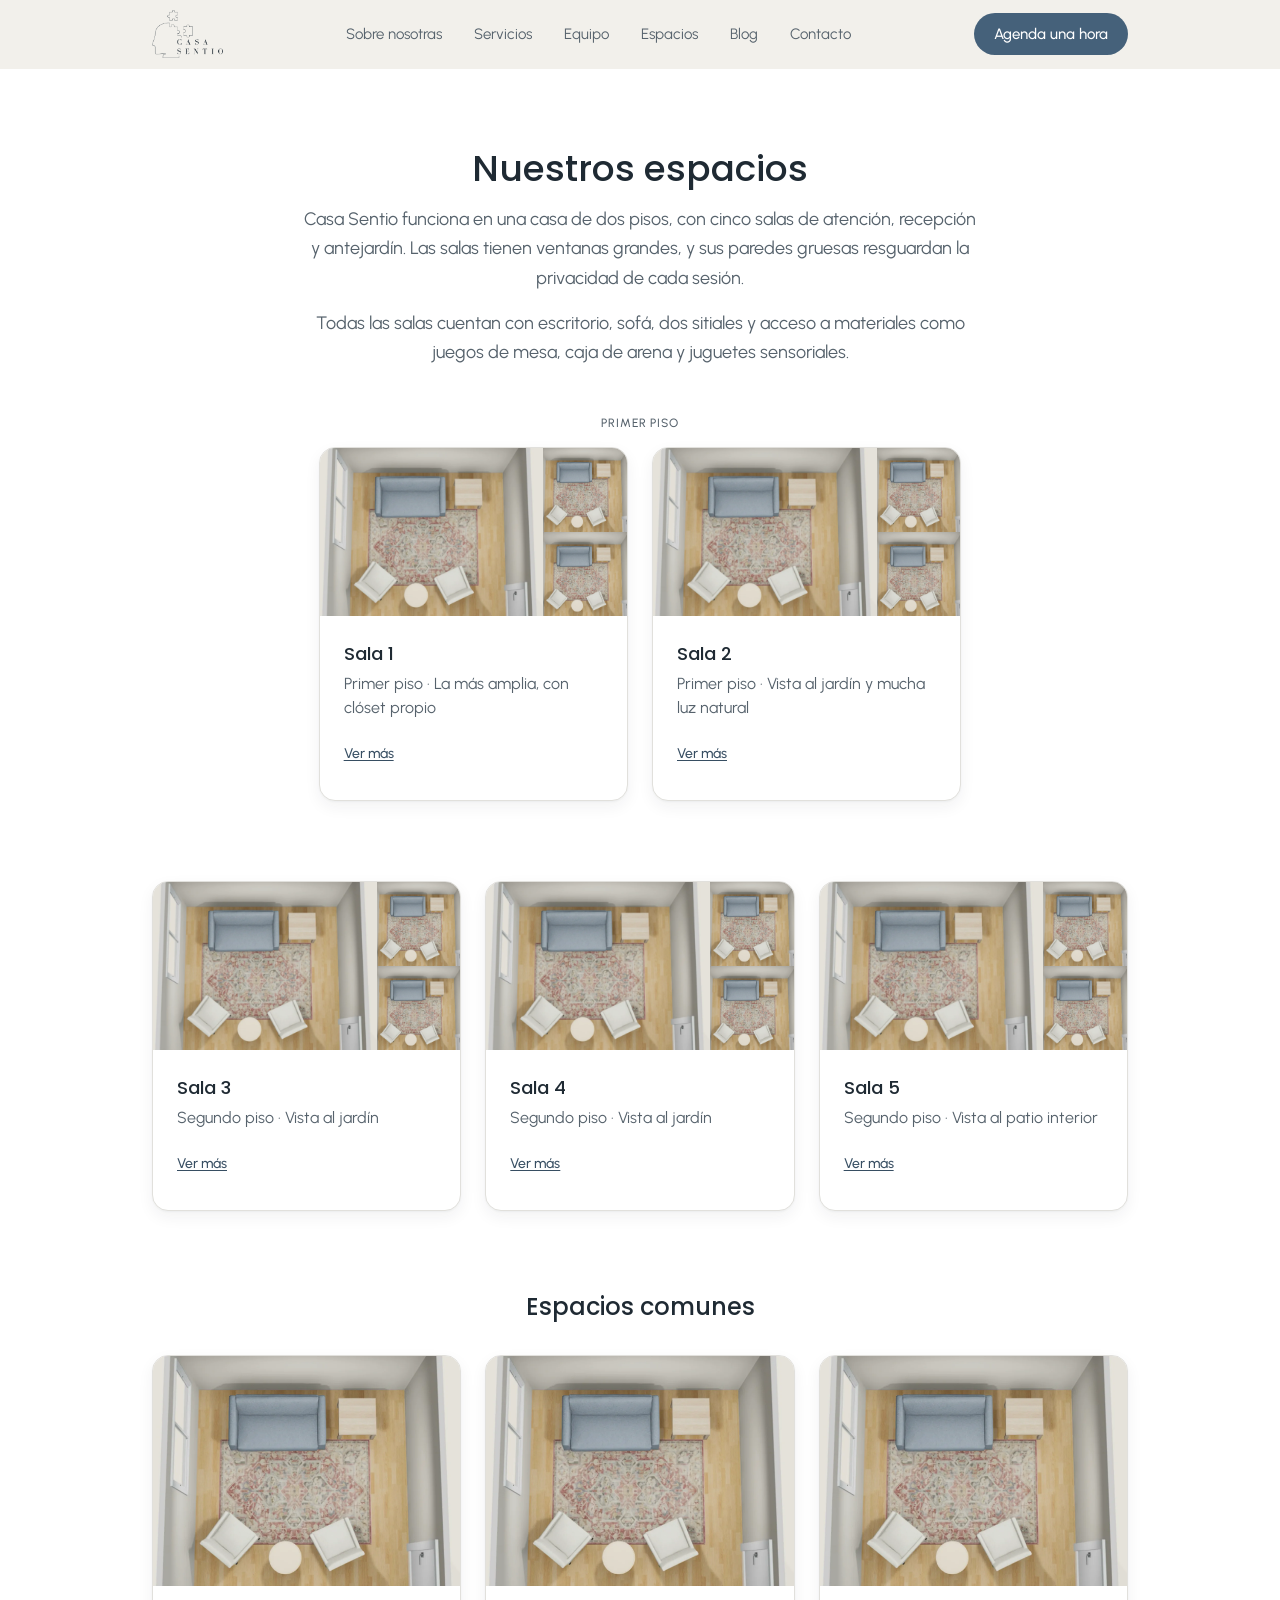
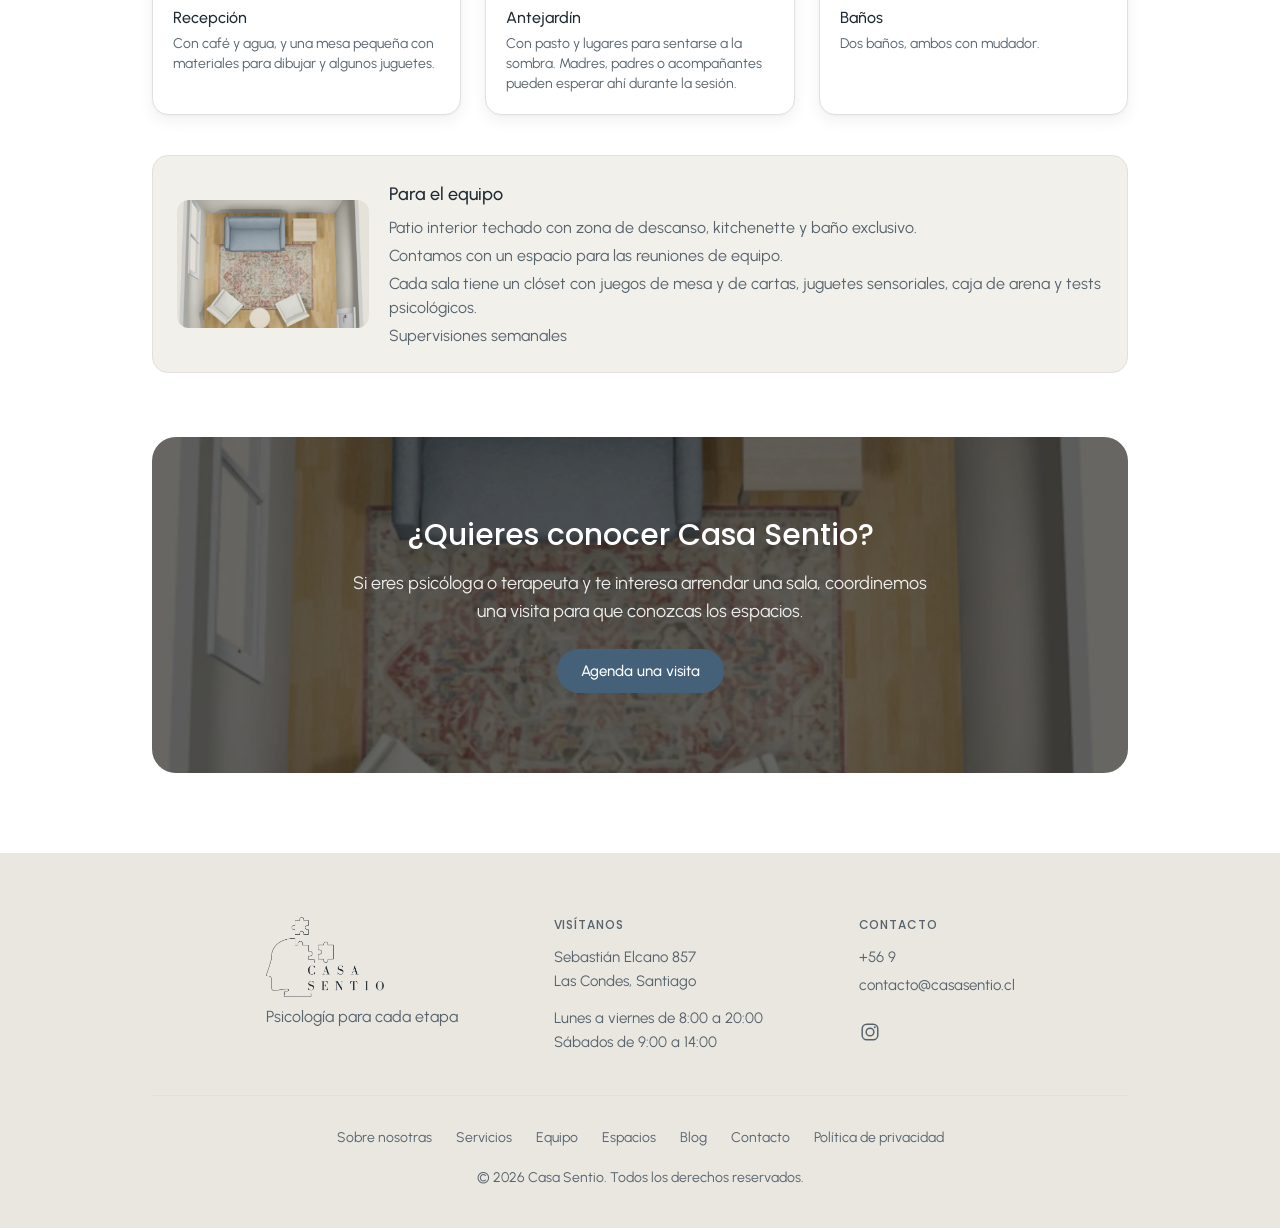
<file: espacios.html>
<!doctype html>
<html lang="es-CL">
  <head>
    <script>
      (function () {
        var ruta = location.pathname
        var limpia
        if (ruta.endsWith('/index.html')) {
          limpia = ruta.slice(0, -'index.html'.length)
        } else if (ruta.endsWith('.html')) {
          limpia = ruta.slice(0, -'.html'.length) + '/'
        } else {
          return
        }
        location.replace(limpia + location.search + location.hash)
      })()
    </script>
    <meta charset="UTF-8" />
    <link rel="canonical" href="https://casasentio.cl/espacios/" />
    <meta name="robots" content="noindex" />
    <meta name="viewport" content="width=device-width, initial-scale=1.0, viewport-fit=cover" />
    <title>Espacios — Casa Sentio</title>
  
    <link rel="icon" href="/favicon.svg" type="image/svg+xml">
    <link rel="icon" href="/favicon.ico" sizes="48x48">
    <link rel="icon" href="/favicon-96.png" type="image/png" sizes="96x96">
    <link rel="icon" href="/favicon-192.png" type="image/png" sizes="192x192">
    <link rel="apple-touch-icon" href="/apple-touch-icon.png">
    <link rel="manifest" href="/site.webmanifest">
  </head>
  <body>
    <p>Esta página se movió a <a href="/espacios/">casasentio.cl/espacios</a>.</p>
  </body>
</html>
</file>
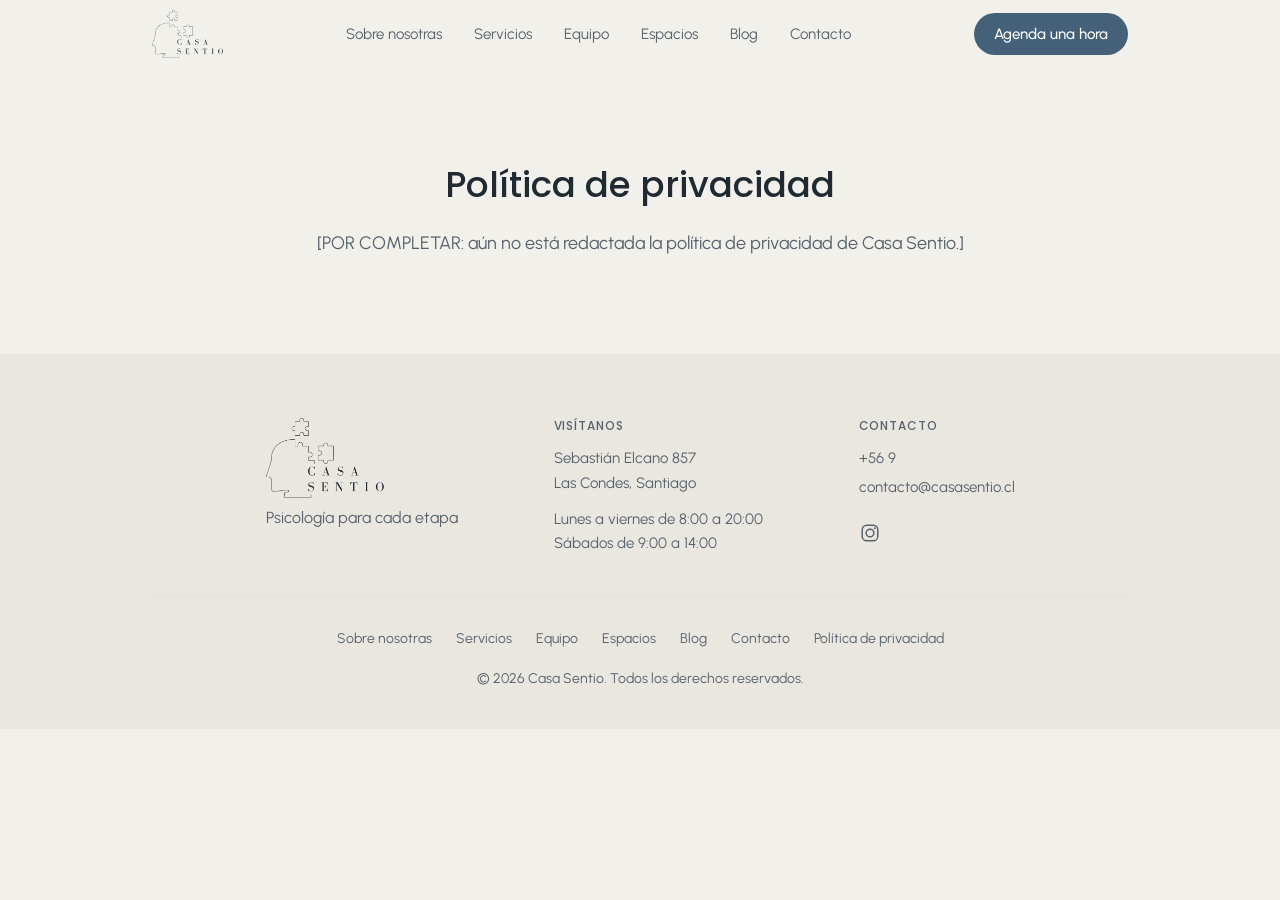
<file: privacidad.html>
<!doctype html>
<html lang="es-CL">
  <head>
    <script>
      (function () {
        var ruta = location.pathname
        var limpia
        if (ruta.endsWith('/index.html')) {
          limpia = ruta.slice(0, -'index.html'.length)
        } else if (ruta.endsWith('.html')) {
          limpia = ruta.slice(0, -'.html'.length) + '/'
        } else {
          return
        }
        location.replace(limpia + location.search + location.hash)
      })()
    </script>
    <meta charset="UTF-8" />
    <link rel="canonical" href="https://casasentio.cl/privacidad/" />
    <meta name="robots" content="noindex" />
    <meta name="viewport" content="width=device-width, initial-scale=1.0, viewport-fit=cover" />
    <title>Política de privacidad — Casa Sentio</title>
  
    <link rel="icon" href="/favicon.svg" type="image/svg+xml">
    <link rel="icon" href="/favicon.ico" sizes="48x48">
    <link rel="icon" href="/favicon-96.png" type="image/png" sizes="96x96">
    <link rel="icon" href="/favicon-192.png" type="image/png" sizes="192x192">
    <link rel="apple-touch-icon" href="/apple-touch-icon.png">
    <link rel="manifest" href="/site.webmanifest">
  </head>
  <body>
    <p>Esta página se movió a <a href="/privacidad/">casasentio.cl/privacidad</a>.</p>
  </body>
</html>
</file>
<file: assets/MobileActionBar-HHieC9aH.css>
/*! tailwindcss v4.3.3 | MIT License | https://tailwindcss.com */
@layer properties{@supports (((-webkit-hyphens:none)) and (not (margin-trim:inline))) or ((-moz-orient:inline) and (not (color:rgb(from red r g b)))){*,:before,:after,::backdrop{--tw-translate-x:0;--tw-translate-y:0;--tw-translate-z:0;--tw-scale-x:1;--tw-scale-y:1;--tw-scale-z:1;--tw-rotate-x:initial;--tw-rotate-y:initial;--tw-rotate-z:initial;--tw-skew-x:initial;--tw-skew-y:initial;--tw-scroll-snap-strictness:proximity;--tw-space-y-reverse:0;--tw-border-style:solid;--tw-leading:initial;--tw-font-weight:initial;--tw-tracking:initial;--tw-shadow:0 0 #0000;--tw-shadow-color:initial;--tw-shadow-alpha:100%;--tw-inset-shadow:0 0 #0000;--tw-inset-shadow-color:initial;--tw-inset-shadow-alpha:100%;--tw-ring-color:initial;--tw-ring-shadow:0 0 #0000;--tw-inset-ring-color:initial;--tw-inset-ring-shadow:0 0 #0000;--tw-ring-inset:initial;--tw-ring-offset-width:0px;--tw-ring-offset-color:#fff;--tw-ring-offset-shadow:0 0 #0000;--tw-blur:initial;--tw-brightness:initial;--tw-contrast:initial;--tw-grayscale:initial;--tw-hue-rotate:initial;--tw-invert:initial;--tw-opacity:initial;--tw-saturate:initial;--tw-sepia:initial;--tw-drop-shadow:initial;--tw-drop-shadow-color:initial;--tw-drop-shadow-alpha:100%;--tw-drop-shadow-size:initial;--tw-backdrop-blur:initial;--tw-backdrop-brightness:initial;--tw-backdrop-contrast:initial;--tw-backdrop-grayscale:initial;--tw-backdrop-hue-rotate:initial;--tw-backdrop-invert:initial;--tw-backdrop-opacity:initial;--tw-backdrop-saturate:initial;--tw-backdrop-sepia:initial;--tw-duration:initial;--tw-ease:initial}}}@layer theme{:root,:host{--font-sans:"Urbanist", system-ui, sans-serif;--font-mono:ui-monospace, SFMono-Regular, Menlo, Monaco, Consolas, "Liberation Mono", "Courier New", monospace;--color-black:#000;--color-white:#fff;--spacing:.25rem;--container-md:28rem;--container-lg:32rem;--container-xl:36rem;--container-2xl:42rem;--container-3xl:48rem;--container-4xl:56rem;--container-5xl:64rem;--text-xs:.75rem;--text-xs--line-height:calc(1 / .75);--text-sm:.875rem;--text-sm--line-height:calc(1.25 / .875);--text-base:1rem;--text-base--line-height:calc(1.5 / 1);--text-lg:1.125rem;--text-lg--line-height:calc(1.75 / 1.125);--text-xl:1.25rem;--text-xl--line-height:calc(1.75 / 1.25);--text-2xl:1.5rem;--text-2xl--line-height:calc(2 / 1.5);--text-3xl:1.875rem;--text-3xl--line-height:calc(2.25 / 1.875);--text-4xl:2.25rem;--text-4xl--line-height:calc(2.5 / 2.25);--text-5xl:3rem;--text-5xl--line-height:1;--font-weight-normal:400;--font-weight-medium:500;--font-weight-semibold:600;--leading-tight:1.25;--leading-snug:1.375;--leading-relaxed:1.625;--radius-lg:.5rem;--radius-xl:.75rem;--radius-2xl:1rem;--radius-3xl:1.5rem;--ease-in:cubic-bezier(.4, 0, 1, 1);--ease-out:cubic-bezier(0, 0, .2, 1);--blur-sm:8px;--blur-md:12px;--default-transition-duration:.15s;--default-transition-timing-function:cubic-bezier(.4, 0, .2, 1);--default-font-family:var(--font-sans);--default-mono-font-family:var(--font-mono);--font-heading:"Poppins", system-ui, sans-serif;--color-bg:#f2f0eb;--color-surface:#fff;--color-ink:#1f2a33;--color-ink-soft:#56626c;--color-primary:#45617a;--color-primary-soft:#e3eaf0;--color-on-primary:#fff;--color-blog-band:#fff;--color-blog-card:#f2f0eb;--color-footer-bg:#eae7e1}}@layer base{*,:after,:before,::backdrop{box-sizing:border-box;border:0 solid;margin:0;padding:0}::file-selector-button{box-sizing:border-box;border:0 solid;margin:0;padding:0}html,:host{-webkit-text-size-adjust:100%;tab-size:4;line-height:1.5;font-family:var(--default-font-family,-apple-system, BlinkMacSystemFont, "Segoe UI", Roboto, "Helvetica Neue", "Noto Sans", Arial, sans-serif, "Apple Color Emoji", "Segoe UI Emoji", "Segoe UI Symbol", "Noto Color Emoji");font-feature-settings:var(--default-font-feature-settings,normal);font-variation-settings:var(--default-font-variation-settings,normal);-webkit-tap-highlight-color:transparent}hr{height:0;color:inherit;border-top-width:1px}abbr:where([title]){-webkit-text-decoration:underline dotted;text-decoration:underline dotted}h1,h2,h3,h4,h5,h6{font-size:inherit;font-weight:inherit}a{color:inherit;-webkit-text-decoration:inherit;-webkit-text-decoration:inherit;-webkit-text-decoration:inherit;-webkit-text-decoration:inherit;text-decoration:inherit}b,strong{font-weight:bolder}code,kbd,samp,pre{font-family:var(--default-mono-font-family,ui-monospace, SFMono-Regular, Menlo, Monaco, Consolas, "Liberation Mono", "Courier New", monospace);font-feature-settings:var(--default-mono-font-feature-settings,normal);font-variation-settings:var(--default-mono-font-variation-settings,normal);font-size:1em}small{font-size:80%}sub,sup{vertical-align:baseline;font-size:75%;line-height:0;position:relative}sub{bottom:-.25em}sup{top:-.5em}table{text-indent:0;border-color:inherit;border-collapse:collapse}:-moz-focusring:where(:not(iframe)){outline:auto}progress{vertical-align:baseline}summary{display:list-item}ol,ul,menu{list-style:none}img,svg,video,canvas,audio,iframe,embed,object{vertical-align:middle;display:block}img,video{max-width:100%;height:auto}button,input,select,optgroup,textarea{font:inherit;font-feature-settings:inherit;font-variation-settings:inherit;letter-spacing:inherit;color:inherit;opacity:1;background-color:#0000;border-radius:0}::file-selector-button{font:inherit;font-feature-settings:inherit;font-variation-settings:inherit;letter-spacing:inherit;color:inherit;opacity:1;background-color:#0000;border-radius:0}:where(select:is([multiple],[size])) optgroup{font-weight:bolder}:where(select:is([multiple],[size])) optgroup option{padding-inline-start:20px}::file-selector-button{margin-inline-end:4px}::placeholder{opacity:1}@supports (not ((-webkit-appearance:-apple-pay-button))) or (contain-intrinsic-size:1px){::placeholder{color:currentColor}@supports (color:color-mix(in lab, red, red)){::placeholder{color:color-mix(in oklab, currentcolor 50%, transparent)}}}textarea{resize:vertical}::-webkit-search-decoration{-webkit-appearance:none}::-webkit-date-and-time-value{min-height:1lh;text-align:inherit}::-webkit-datetime-edit{display:inline-flex}::-webkit-datetime-edit-fields-wrapper{padding:0}::-webkit-datetime-edit{padding-block:0}::-webkit-datetime-edit-year-field{padding-block:0}::-webkit-datetime-edit-month-field{padding-block:0}::-webkit-datetime-edit-day-field{padding-block:0}::-webkit-datetime-edit-hour-field{padding-block:0}::-webkit-datetime-edit-minute-field{padding-block:0}::-webkit-datetime-edit-second-field{padding-block:0}::-webkit-datetime-edit-millisecond-field{padding-block:0}::-webkit-datetime-edit-meridiem-field{padding-block:0}::-webkit-calendar-picker-indicator{line-height:1}:-moz-ui-invalid{box-shadow:none}button,input:where([type=button],[type=reset],[type=submit]){appearance:button}::file-selector-button{appearance:button}::-webkit-inner-spin-button{height:auto}::-webkit-outer-spin-button{height:auto}[hidden]:where(:not([hidden=until-found])){display:none!important}html{scroll-behavior:smooth}body{background-color:var(--color-bg);color:var(--color-ink);font-family:var(--font-sans);-webkit-font-smoothing:antialiased;font-weight:400}h1,h2,h3{font-family:var(--font-heading);color:var(--color-ink);font-weight:500}:focus-visible{outline:3px solid var(--color-primary);outline-offset:2px}@media (prefers-reduced-motion:reduce){html{scroll-behavior:auto}}}@layer components;@layer utilities{.pointer-events-none{pointer-events:none}.visible{visibility:visible}.sr-only{clip-path:inset(50%);white-space:nowrap;border-width:0;width:1px;height:1px;margin:-1px;padding:0;position:absolute;overflow:hidden}.absolute{position:absolute}.fixed{position:fixed}.relative{position:relative}.sticky{position:sticky}.inset-0{inset:0}.inset-x-0{inset-inline:0}.-top-14{top:calc(var(--spacing) * -14)}.top-0{top:0}.top-1\/2{top:50%}.top-4{top:calc(var(--spacing) * 4)}.right-0{right:0}.right-2{right:calc(var(--spacing) * 2)}.right-4{right:calc(var(--spacing) * 4)}.bottom-0{bottom:0}.left-2{left:calc(var(--spacing) * 2)}.left-4{left:calc(var(--spacing) * 4)}.isolate{isolation:isolate}.-z-10{z-index:calc(10 * -1)}.-z-20{z-index:calc(20 * -1)}.z-10{z-index:10}.z-40{z-index:40}.z-50{z-index:50}.z-\[100\]{z-index:100}.z-\[200\]{z-index:200}.order-1{order:1}.order-2{order:2}.order-3{order:3}.col-start-2{grid-column-start:2}.col-start-3{grid-column-start:3}.row-span-2{grid-row:span 2/span 2}.-m-1{margin:calc(var(--spacing) * -1)}.mx-auto{margin-inline:auto}.-my-2\.5{margin-block:calc(var(--spacing) * -2.5)}.mt-0\.5{margin-top:calc(var(--spacing) * .5)}.mt-1{margin-top:var(--spacing)}.mt-2{margin-top:calc(var(--spacing) * 2)}.mt-3{margin-top:calc(var(--spacing) * 3)}.mt-4{margin-top:calc(var(--spacing) * 4)}.mt-5{margin-top:calc(var(--spacing) * 5)}.mt-6{margin-top:calc(var(--spacing) * 6)}.mt-8{margin-top:calc(var(--spacing) * 8)}.mt-10{margin-top:calc(var(--spacing) * 10)}.mt-12{margin-top:calc(var(--spacing) * 12)}.mt-16{margin-top:calc(var(--spacing) * 16)}.mt-20{margin-top:calc(var(--spacing) * 20)}.mt-\[15px\]{margin-top:15px}.mt-\[24px\]{margin-top:24px}.mt-auto{margin-top:auto}.mb-4{margin-bottom:calc(var(--spacing) * 4)}.mb-5{margin-bottom:calc(var(--spacing) * 5)}.line-clamp-2{-webkit-line-clamp:2;-webkit-box-orient:vertical;display:-webkit-box;overflow:hidden}.line-clamp-3{-webkit-line-clamp:3;-webkit-box-orient:vertical;display:-webkit-box;overflow:hidden}.block{display:block}.flex{display:flex}.grid{display:grid}.hidden{display:none}.inline{display:inline}.inline-block{display:inline-block}.inline-flex{display:inline-flex}.aspect-\[4\/3\]{aspect-ratio:4/3}.aspect-\[11\/6\]{aspect-ratio:11/6}.aspect-\[16\/9\]{aspect-ratio:16/9}.aspect-\[16\/10\]{aspect-ratio:16/10}.aspect-square{aspect-ratio:1}.h-1\.5{height:calc(var(--spacing) * 1.5)}.h-5{height:calc(var(--spacing) * 5)}.h-9{height:calc(var(--spacing) * 9)}.h-10{height:calc(var(--spacing) * 10)}.h-11{height:calc(var(--spacing) * 11)}.h-16{height:calc(var(--spacing) * 16)}.h-32{height:calc(var(--spacing) * 32)}.h-\[220px\]{height:220px}.h-auto{height:auto}.h-full{height:100%}.max-h-\[75dvh\]{max-height:75dvh}.max-h-\[90dvh\]{max-height:90dvh}.max-h-full{max-height:100%}.min-h-0{min-height:0}.min-h-9{min-height:calc(var(--spacing) * 9)}.min-h-11{min-height:calc(var(--spacing) * 11)}.min-h-\[640px\]{min-height:640px}.min-h-screen{min-height:100vh}.w-1\.5{width:calc(var(--spacing) * 1.5)}.w-5{width:calc(var(--spacing) * 5)}.w-9{width:calc(var(--spacing) * 9)}.w-11{width:calc(var(--spacing) * 11)}.w-16{width:calc(var(--spacing) * 16)}.w-24{width:calc(var(--spacing) * 24)}.w-auto{width:auto}.w-fit{width:fit-content}.w-full{width:100%}.max-w-2xl{max-width:var(--container-2xl)}.max-w-3xl{max-width:var(--container-3xl)}.max-w-4xl{max-width:var(--container-4xl)}.max-w-5xl{max-width:var(--container-5xl)}.max-w-\[560px\]{max-width:560px}.max-w-\[680px\]{max-width:680px}.max-w-full{max-width:100%}.max-w-md{max-width:var(--container-md)}.max-w-xl{max-width:var(--container-xl)}.min-w-0{min-width:0}.flex-1{flex:1}.shrink-0{flex-shrink:0}.-translate-y-1\/2{--tw-translate-y:calc(calc(1 / 2 * 100%) * -1);translate:var(--tw-translate-x) var(--tw-translate-y)}.translate-y-0{--tw-translate-y:0px;translate:var(--tw-translate-x) var(--tw-translate-y)}.translate-y-5{--tw-translate-y:calc(var(--spacing) * 5);translate:var(--tw-translate-x) var(--tw-translate-y)}.translate-y-full{--tw-translate-y:100%;translate:var(--tw-translate-x) var(--tw-translate-y)}.scale-95{--tw-scale-x:95%;--tw-scale-y:95%;--tw-scale-z:95%;scale:var(--tw-scale-x) var(--tw-scale-y)}.scale-100{--tw-scale-x:100%;--tw-scale-y:100%;--tw-scale-z:100%;scale:var(--tw-scale-x) var(--tw-scale-y)}.rotate-180{rotate:180deg}.transform{transform:var(--tw-rotate-x,) var(--tw-rotate-y,) var(--tw-rotate-z,) var(--tw-skew-x,) var(--tw-skew-y,)}.snap-x{scroll-snap-type:x var(--tw-scroll-snap-strictness)}.snap-mandatory{--tw-scroll-snap-strictness:mandatory}.snap-center{scroll-snap-align:center}.scroll-mt-\[calc\(85px\+env\(safe-area-inset-top\)\)\]{scroll-margin-top:calc(85px + env(safe-area-inset-top))}.grid-cols-1{grid-template-columns:repeat(1,minmax(0,1fr))}.grid-cols-\[1fr_auto_1fr\]{grid-template-columns:1fr auto 1fr}.grid-cols-\[8fr_3fr\]{grid-template-columns:8fr 3fr}.grid-rows-2{grid-template-rows:repeat(2,minmax(0,1fr))}.grid-rows-\[0fr\]{grid-template-rows:0fr}.grid-rows-\[1fr\]{grid-template-rows:1fr}.flex-col{flex-direction:column}.flex-wrap{flex-wrap:wrap}.items-center{align-items:center}.items-end{align-items:flex-end}.items-start{align-items:flex-start}.justify-between{justify-content:space-between}.justify-center{justify-content:center}.gap-0{gap:0}.gap-1{gap:var(--spacing)}.gap-1\.5{gap:calc(var(--spacing) * 1.5)}.gap-2{gap:calc(var(--spacing) * 2)}.gap-3{gap:calc(var(--spacing) * 3)}.gap-4{gap:calc(var(--spacing) * 4)}.gap-5{gap:calc(var(--spacing) * 5)}.gap-6{gap:calc(var(--spacing) * 6)}.gap-8{gap:calc(var(--spacing) * 8)}:where(.space-y-1>:not(:last-child)){--tw-space-y-reverse:0;margin-block-start:calc(var(--spacing) * var(--tw-space-y-reverse));margin-block-end:calc(var(--spacing) * calc(1 - var(--tw-space-y-reverse)))}:where(.space-y-3>:not(:last-child)){--tw-space-y-reverse:0;margin-block-start:calc(calc(var(--spacing) * 3) * var(--tw-space-y-reverse));margin-block-end:calc(calc(var(--spacing) * 3) * calc(1 - var(--tw-space-y-reverse)))}:where(.space-y-4>:not(:last-child)){--tw-space-y-reverse:0;margin-block-start:calc(calc(var(--spacing) * 4) * var(--tw-space-y-reverse));margin-block-end:calc(calc(var(--spacing) * 4) * calc(1 - var(--tw-space-y-reverse)))}.gap-x-6{column-gap:calc(var(--spacing) * 6)}.gap-y-2{row-gap:calc(var(--spacing) * 2)}.gap-y-6{row-gap:calc(var(--spacing) * 6)}.justify-self-end{justify-self:flex-end}.truncate{text-overflow:ellipsis;white-space:nowrap;overflow:hidden}.overflow-hidden{overflow:hidden}.overflow-x-auto{overflow-x:auto}.overflow-y-auto{overflow-y:auto}.scroll-smooth{scroll-behavior:smooth}.rounded-2xl{border-radius:var(--radius-2xl)}.rounded-3xl{border-radius:var(--radius-3xl)}.rounded-full{border-radius:2147483647px}.rounded-lg{border-radius:var(--radius-lg)}.rounded-xl{border-radius:var(--radius-xl)}.rounded-t-3xl{border-top-left-radius:var(--radius-3xl);border-top-right-radius:var(--radius-3xl)}.border{border-style:var(--tw-border-style);border-width:1px}.border-t{border-top-style:var(--tw-border-style);border-top-width:1px}.border-b{border-bottom-style:var(--tw-border-style);border-bottom-width:1px}.border-l-\[3px\]{border-left-style:var(--tw-border-style);border-left-width:3px}.border-\[var\(--color-border\)\]{border-color:var(--color-border)}.border-\[var\(--color-primary\)\]{border-color:var(--color-primary)}.border-transparent{border-color:#0000}.border-l-\[var\(--color-primary\)\]{border-left-color:var(--color-primary)}.bg-\[var\(--color-bg\)\]{background-color:var(--color-bg)}.bg-\[var\(--color-bg\)\]\/80{background-color:#f2f0ebcc}@supports (color:color-mix(in lab, red, red)){.bg-\[var\(--color-bg\)\]\/80{background-color:color-mix(in oklab, var(--color-bg) 80%, transparent)}}.bg-\[var\(--color-bg\)\]\/95{background-color:#f2f0ebf2}@supports (color:color-mix(in lab, red, red)){.bg-\[var\(--color-bg\)\]\/95{background-color:color-mix(in oklab, var(--color-bg) 95%, transparent)}}.bg-\[var\(--color-blog-band\)\]{background-color:var(--color-blog-band)}.bg-\[var\(--color-blog-card\)\]{background-color:var(--color-blog-card)}.bg-\[var\(--color-border\)\]{background-color:var(--color-border)}.bg-\[var\(--color-footer-bg\)\]{background-color:var(--color-footer-bg)}.bg-\[var\(--color-primary\)\]{background-color:var(--color-primary)}.bg-\[var\(--color-primary-soft\)\]{background-color:var(--color-primary-soft)}.bg-\[var\(--color-surface\)\]{background-color:var(--color-surface)}.bg-\[var\(--color-surface\)\]\/95{background-color:#fffffff2}@supports (color:color-mix(in lab, red, red)){.bg-\[var\(--color-surface\)\]\/95{background-color:color-mix(in oklab, var(--color-surface) 95%, transparent)}}.bg-\[var\(--color-whatsapp\)\]{background-color:var(--color-whatsapp)}.bg-black\/0{background-color:#0000}@supports (color:color-mix(in lab, red, red)){.bg-black\/0{background-color:color-mix(in oklab, var(--color-black) 0%, transparent)}}.bg-black\/20{background-color:#0003}@supports (color:color-mix(in lab, red, red)){.bg-black\/20{background-color:color-mix(in oklab, var(--color-black) 20%, transparent)}}.bg-black\/40{background-color:#0006}@supports (color:color-mix(in lab, red, red)){.bg-black\/40{background-color:color-mix(in oklab, var(--color-black) 40%, transparent)}}.bg-black\/50{background-color:#00000080}@supports (color:color-mix(in lab, red, red)){.bg-black\/50{background-color:color-mix(in oklab, var(--color-black) 50%, transparent)}}.bg-black\/55{background-color:#0000008c}@supports (color:color-mix(in lab, red, red)){.bg-black\/55{background-color:color-mix(in oklab, var(--color-black) 55%, transparent)}}.bg-black\/90{background-color:#000000e6}@supports (color:color-mix(in lab, red, red)){.bg-black\/90{background-color:color-mix(in oklab, var(--color-black) 90%, transparent)}}.bg-current{background-color:currentColor}.object-contain{object-fit:contain}.object-cover{object-fit:cover}.object-\[center_25\%\]{object-position:center 25%}.object-\[center_35\%\]{object-position:center 35%}.p-1{padding:var(--spacing)}.p-4{padding:calc(var(--spacing) * 4)}.p-5{padding:calc(var(--spacing) * 5)}.p-6{padding:calc(var(--spacing) * 6)}.p-8{padding:calc(var(--spacing) * 8)}.px-2{padding-inline:calc(var(--spacing) * 2)}.px-3{padding-inline:calc(var(--spacing) * 3)}.px-4{padding-inline:calc(var(--spacing) * 4)}.px-5{padding-inline:calc(var(--spacing) * 5)}.px-6{padding-inline:calc(var(--spacing) * 6)}.py-1\.5{padding-block:calc(var(--spacing) * 1.5)}.py-2{padding-block:calc(var(--spacing) * 2)}.py-2\.5{padding-block:calc(var(--spacing) * 2.5)}.py-3{padding-block:calc(var(--spacing) * 3)}.py-3\.5{padding-block:calc(var(--spacing) * 3.5)}.py-5{padding-block:calc(var(--spacing) * 5)}.py-12{padding-block:calc(var(--spacing) * 12)}.py-16{padding-block:calc(var(--spacing) * 16)}.py-24{padding-block:calc(var(--spacing) * 24)}.pt-2{padding-top:calc(var(--spacing) * 2)}.pt-3{padding-top:calc(var(--spacing) * 3)}.pt-8{padding-top:calc(var(--spacing) * 8)}.pt-12{padding-top:calc(var(--spacing) * 12)}.pt-16{padding-top:calc(var(--spacing) * 16)}.pt-\[env\(safe-area-inset-top\)\]{padding-top:env(safe-area-inset-top)}.pr-10{padding-right:calc(var(--spacing) * 10)}.pr-11{padding-right:calc(var(--spacing) * 11)}.pb-8{padding-bottom:calc(var(--spacing) * 8)}.pb-16{padding-bottom:calc(var(--spacing) * 16)}.pb-\[30px\]{padding-bottom:30px}.pb-\[calc\(1\.5rem\+env\(safe-area-inset-bottom\)\)\]{padding-bottom:calc(1.5rem + env(safe-area-inset-bottom))}.pb-\[calc\(1rem\+env\(safe-area-inset-bottom\)\)\]{padding-bottom:calc(1rem + env(safe-area-inset-bottom))}.pb-\[calc\(4\.5rem\+env\(safe-area-inset-bottom\)\)\]{padding-bottom:calc(4.5rem + env(safe-area-inset-bottom))}.pl-11{padding-left:calc(var(--spacing) * 11)}.text-center{text-align:center}.text-left{text-align:left}.text-2xl{font-size:var(--text-2xl);line-height:var(--tw-leading,var(--text-2xl--line-height))}.text-3xl{font-size:var(--text-3xl);line-height:var(--tw-leading,var(--text-3xl--line-height))}.text-4xl{font-size:var(--text-4xl);line-height:var(--tw-leading,var(--text-4xl--line-height))}.text-base{font-size:var(--text-base);line-height:var(--tw-leading,var(--text-base--line-height))}.text-lg{font-size:var(--text-lg);line-height:var(--tw-leading,var(--text-lg--line-height))}.text-sm{font-size:var(--text-sm);line-height:var(--tw-leading,var(--text-sm--line-height))}.text-xs{font-size:var(--text-xs);line-height:var(--tw-leading,var(--text-xs--line-height))}.text-\[13px\]{font-size:13px}.text-\[14px\]{font-size:14px}.text-\[15px\]{font-size:15px}.text-\[16px\]{font-size:16px}.text-\[30px\]{font-size:30px}.leading-\[1\.2\]{--tw-leading:1.2;line-height:1.2}.leading-relaxed{--tw-leading:var(--leading-relaxed);line-height:var(--leading-relaxed)}.leading-snug{--tw-leading:var(--leading-snug);line-height:var(--leading-snug)}.leading-tight{--tw-leading:var(--leading-tight);line-height:var(--leading-tight)}.font-medium{--tw-font-weight:var(--font-weight-medium);font-weight:var(--font-weight-medium)}.font-normal{--tw-font-weight:var(--font-weight-normal);font-weight:var(--font-weight-normal)}.font-semibold{--tw-font-weight:var(--font-weight-semibold);font-weight:var(--font-weight-semibold)}.tracking-\[0\.08em\]{--tw-tracking:.08em;letter-spacing:.08em}.text-balance{text-wrap:balance}.whitespace-nowrap{white-space:nowrap}.text-\[var\(--color-ink\)\]{color:var(--color-ink)}.text-\[var\(--color-ink-soft\)\]{color:var(--color-ink-soft)}.text-\[var\(--color-on-primary\)\]{color:var(--color-on-primary)}.text-\[var\(--color-primary\)\]{color:var(--color-primary)}.text-\[var\(--color-primary-dark\)\]{color:var(--color-primary-dark)}.text-white{color:var(--color-white)}.text-white\/80{color:#fffc}@supports (color:color-mix(in lab, red, red)){.text-white\/80{color:color-mix(in oklab, var(--color-white) 80%, transparent)}}.text-white\/90{color:#ffffffe6}@supports (color:color-mix(in lab, red, red)){.text-white\/90{color:color-mix(in oklab, var(--color-white) 90%, transparent)}}.uppercase{text-transform:uppercase}.underline{text-decoration-line:underline}.underline-offset-2{text-underline-offset:2px}.opacity-0{opacity:0}.opacity-100{opacity:1}.shadow-\[var\(--shadow-card\)\]{--tw-shadow:var(--shadow-card);box-shadow:var(--tw-inset-shadow), var(--tw-inset-ring-shadow), var(--tw-ring-offset-shadow), var(--tw-ring-shadow), var(--tw-shadow)}.shadow-\[var\(--shadow-card-hover\)\]{--tw-shadow:var(--shadow-card-hover);box-shadow:var(--tw-inset-shadow), var(--tw-inset-ring-shadow), var(--tw-ring-offset-shadow), var(--tw-ring-shadow), var(--tw-shadow)}.filter{filter:var(--tw-blur,) var(--tw-brightness,) var(--tw-contrast,) var(--tw-grayscale,) var(--tw-hue-rotate,) var(--tw-invert,) var(--tw-saturate,) var(--tw-sepia,) var(--tw-drop-shadow,)}.backdrop-blur-md{--tw-backdrop-blur:blur(var(--blur-md));-webkit-backdrop-filter:var(--tw-backdrop-blur,) var(--tw-backdrop-brightness,) var(--tw-backdrop-contrast,) var(--tw-backdrop-grayscale,) var(--tw-backdrop-hue-rotate,) var(--tw-backdrop-invert,) var(--tw-backdrop-opacity,) var(--tw-backdrop-saturate,) var(--tw-backdrop-sepia,);backdrop-filter:var(--tw-backdrop-blur,) var(--tw-backdrop-brightness,) var(--tw-backdrop-contrast,) var(--tw-backdrop-grayscale,) var(--tw-backdrop-hue-rotate,) var(--tw-backdrop-invert,) var(--tw-backdrop-opacity,) var(--tw-backdrop-saturate,) var(--tw-backdrop-sepia,)}.backdrop-blur-sm{--tw-backdrop-blur:blur(var(--blur-sm));-webkit-backdrop-filter:var(--tw-backdrop-blur,) var(--tw-backdrop-brightness,) var(--tw-backdrop-contrast,) var(--tw-backdrop-grayscale,) var(--tw-backdrop-hue-rotate,) var(--tw-backdrop-invert,) var(--tw-backdrop-opacity,) var(--tw-backdrop-saturate,) var(--tw-backdrop-sepia,);backdrop-filter:var(--tw-backdrop-blur,) var(--tw-backdrop-brightness,) var(--tw-backdrop-contrast,) var(--tw-backdrop-grayscale,) var(--tw-backdrop-hue-rotate,) var(--tw-backdrop-invert,) var(--tw-backdrop-opacity,) var(--tw-backdrop-saturate,) var(--tw-backdrop-sepia,)}.transition-\[grid-template-rows\]{transition-property:grid-template-rows;transition-timing-function:var(--tw-ease,var(--default-transition-timing-function));transition-duration:var(--tw-duration,var(--default-transition-duration))}.transition-all{transition-property:all;transition-timing-function:var(--tw-ease,var(--default-transition-timing-function));transition-duration:var(--tw-duration,var(--default-transition-duration))}.transition-colors{transition-property:color,background-color,border-color,outline-color,text-decoration-color,fill,stroke,--tw-gradient-from,--tw-gradient-via,--tw-gradient-to;transition-timing-function:var(--tw-ease,var(--default-transition-timing-function));transition-duration:var(--tw-duration,var(--default-transition-duration))}.transition-opacity{transition-property:opacity;transition-timing-function:var(--tw-ease,var(--default-transition-timing-function));transition-duration:var(--tw-duration,var(--default-transition-duration))}.transition-shadow{transition-property:box-shadow;transition-timing-function:var(--tw-ease,var(--default-transition-timing-function));transition-duration:var(--tw-duration,var(--default-transition-duration))}.transition-transform{transition-property:transform,translate,scale,rotate;transition-timing-function:var(--tw-ease,var(--default-transition-timing-function));transition-duration:var(--tw-duration,var(--default-transition-duration))}.duration-200{--tw-duration:.2s;transition-duration:.2s}.duration-300{--tw-duration:.3s;transition-duration:.3s}.duration-500{--tw-duration:.5s;transition-duration:.5s}.ease-in{--tw-ease:var(--ease-in);transition-timing-function:var(--ease-in)}.ease-out{--tw-ease:var(--ease-out);transition-timing-function:var(--ease-out)}@media (hover:hover){.group-hover\:scale-\[1\.03\]:is(:where(.group):hover *){scale:1.03}.group-hover\:bg-black\/10:is(:where(.group):hover *){background-color:#0000001a}@supports (color:color-mix(in lab, red, red)){.group-hover\:bg-black\/10:is(:where(.group):hover *){background-color:color-mix(in oklab, var(--color-black) 10%, transparent)}}.group-hover\:text-\[var\(--color-primary-dark\)\]:is(:where(.group):hover *){color:var(--color-primary-dark)}.group-hover\:underline:is(:where(.group):hover *){text-decoration-line:underline}}.placeholder\:text-\[var\(--color-ink-soft\)\]::placeholder{color:var(--color-ink-soft)}.first\:pt-0:first-child{padding-top:0}.last\:border-b-0:last-child{border-bottom-style:var(--tw-border-style);border-bottom-width:0}@media (hover:hover){.hover\:border-\[var\(--color-primary\)\]:hover{border-color:var(--color-primary)}.hover\:bg-\[var\(--color-primary-dark\)\]:hover{background-color:var(--color-primary-dark)}.hover\:bg-\[var\(--color-primary-soft\)\]:hover{background-color:var(--color-primary-soft)}.hover\:bg-\[var\(--color-whatsapp-hover\)\]:hover{background-color:var(--color-whatsapp-hover)}.hover\:bg-black\/55:hover{background-color:#0000008c}@supports (color:color-mix(in lab, red, red)){.hover\:bg-black\/55:hover{background-color:color-mix(in oklab, var(--color-black) 55%, transparent)}}.hover\:bg-black\/60:hover{background-color:#0009}@supports (color:color-mix(in lab, red, red)){.hover\:bg-black\/60:hover{background-color:color-mix(in oklab, var(--color-black) 60%, transparent)}}.hover\:bg-white\/10:hover{background-color:#ffffff1a}@supports (color:color-mix(in lab, red, red)){.hover\:bg-white\/10:hover{background-color:color-mix(in oklab, var(--color-white) 10%, transparent)}}.hover\:text-\[var\(--color-ink\)\]:hover{color:var(--color-ink)}.hover\:text-\[var\(--color-primary-dark\)\]:hover{color:var(--color-primary-dark)}.hover\:underline:hover{text-decoration-line:underline}.hover\:shadow-\[var\(--shadow-card-hover\)\]:hover{--tw-shadow:var(--shadow-card-hover);box-shadow:var(--tw-inset-shadow), var(--tw-inset-ring-shadow), var(--tw-ring-offset-shadow), var(--tw-ring-shadow), var(--tw-shadow)}}.focus\:not-sr-only:focus{clip-path:none;white-space:normal;width:auto;height:auto;margin:0;padding:0;position:static;overflow:visible}.focus\:absolute:focus{position:absolute}.focus\:top-2:focus{top:calc(var(--spacing) * 2)}.focus\:left-2:focus{left:calc(var(--spacing) * 2)}.focus\:z-50:focus{z-index:50}.focus\:rounded-lg:focus{border-radius:var(--radius-lg)}.focus\:border-\[var\(--color-primary\)\]:focus{border-color:var(--color-primary)}.focus\:bg-\[var\(--color-primary\)\]:focus{background-color:var(--color-primary)}.focus\:px-4:focus{padding-inline:calc(var(--spacing) * 4)}.focus\:py-2:focus{padding-block:calc(var(--spacing) * 2)}.focus\:text-\[var\(--color-on-primary\)\]:focus{color:var(--color-on-primary)}.focus-visible\:z-10:focus-visible{z-index:10}@media (prefers-reduced-motion:reduce){.motion-reduce\:\!translate-y-0{--tw-translate-y:0px!important;translate:var(--tw-translate-x) var(--tw-translate-y)!important}.motion-reduce\:\!scale-100{--tw-scale-x:100%!important;--tw-scale-y:100%!important;--tw-scale-z:100%!important;scale:var(--tw-scale-x) var(--tw-scale-y)!important}.motion-reduce\:\!opacity-100{opacity:1!important}.motion-reduce\:\!transition-none{transition-property:none!important}.motion-reduce\:duration-0{--tw-duration:0s;transition-duration:0s}.motion-reduce\:duration-150{--tw-duration:.15s;transition-duration:.15s}}@media (width>=40rem){.sm\:-top-2{top:calc(var(--spacing) * -2)}.sm\:-right-2{right:calc(var(--spacing) * -2)}.sm\:order-none{order:0}.sm\:col-start-1{grid-column-start:1}.sm\:col-start-2{grid-column-start:2}.sm\:row-start-1{grid-row-start:1}.sm\:row-start-2{grid-row-start:2}.sm\:mt-3{margin-top:calc(var(--spacing) * 3)}.sm\:mt-5{margin-top:calc(var(--spacing) * 5)}.sm\:mt-6{margin-top:calc(var(--spacing) * 6)}.sm\:mt-8{margin-top:calc(var(--spacing) * 8)}.sm\:mt-10{margin-top:calc(var(--spacing) * 10)}.sm\:block{display:block}.sm\:flex{display:flex}.sm\:grid{display:grid}.sm\:hidden{display:none}.sm\:h-12{height:calc(var(--spacing) * 12)}.sm\:h-20{height:calc(var(--spacing) * 20)}.sm\:h-auto{height:auto}.sm\:min-h-56{min-height:calc(var(--spacing) * 56)}.sm\:min-h-\[720px\]{min-height:720px}.sm\:w-40{width:calc(var(--spacing) * 40)}.sm\:w-48{width:calc(var(--spacing) * 48)}.sm\:max-w-lg{max-width:var(--container-lg)}.sm\:flex-1{flex:1}.sm\:basis-0{flex-basis:0}.sm\:translate-y-0{--tw-translate-y:0px;translate:var(--tw-translate-x) var(--tw-translate-y)}.sm\:scale-95{--tw-scale-x:95%;--tw-scale-y:95%;--tw-scale-z:95%;scale:var(--tw-scale-x) var(--tw-scale-y)}.sm\:scale-100{--tw-scale-x:100%;--tw-scale-y:100%;--tw-scale-z:100%;scale:var(--tw-scale-x) var(--tw-scale-y)}.sm\:grid-cols-2{grid-template-columns:repeat(2,minmax(0,1fr))}.sm\:grid-cols-3{grid-template-columns:repeat(3,minmax(0,1fr))}.sm\:flex-row{flex-direction:row}.sm\:items-center{align-items:center}.sm\:items-stretch{align-items:stretch}.sm\:gap-6{gap:calc(var(--spacing) * 6)}.sm\:gap-x-10{column-gap:calc(var(--spacing) * 10)}.sm\:gap-y-2{row-gap:calc(var(--spacing) * 2)}.sm\:rounded-3xl{border-radius:var(--radius-3xl)}.sm\:p-4{padding:calc(var(--spacing) * 4)}.sm\:p-8{padding:calc(var(--spacing) * 8)}.sm\:p-10{padding:calc(var(--spacing) * 10)}.sm\:px-6{padding-inline:calc(var(--spacing) * 6)}.sm\:py-16{padding-block:calc(var(--spacing) * 16)}.sm\:py-20{padding-block:calc(var(--spacing) * 20)}.sm\:py-24{padding-block:calc(var(--spacing) * 24)}.sm\:pt-16{padding-top:calc(var(--spacing) * 16)}.sm\:pt-20{padding-top:calc(var(--spacing) * 20)}.sm\:pb-0{padding-bottom:0}.sm\:pb-10{padding-bottom:calc(var(--spacing) * 10)}.sm\:pb-20{padding-bottom:calc(var(--spacing) * 20)}.sm\:pb-\[calc\(2rem\+env\(safe-area-inset-bottom\)\)\]{padding-bottom:calc(2rem + env(safe-area-inset-bottom))}.sm\:text-left{text-align:left}.sm\:text-3xl{font-size:var(--text-3xl);line-height:var(--tw-leading,var(--text-3xl--line-height))}.sm\:text-5xl{font-size:var(--text-5xl);line-height:var(--tw-leading,var(--text-5xl--line-height))}.sm\:text-lg{font-size:var(--text-lg);line-height:var(--tw-leading,var(--text-lg--line-height))}.sm\:text-xl{font-size:var(--text-xl);line-height:var(--tw-leading,var(--text-xl--line-height))}.sm\:text-\[15px\]{font-size:15px}.sm\:text-\[42px\]{font-size:42px}.sm\:opacity-0{opacity:0}.sm\:backdrop-blur-md{--tw-backdrop-blur:blur(var(--blur-md));-webkit-backdrop-filter:var(--tw-backdrop-blur,) var(--tw-backdrop-brightness,) var(--tw-backdrop-contrast,) var(--tw-backdrop-grayscale,) var(--tw-backdrop-hue-rotate,) var(--tw-backdrop-invert,) var(--tw-backdrop-opacity,) var(--tw-backdrop-saturate,) var(--tw-backdrop-sepia,);backdrop-filter:var(--tw-backdrop-blur,) var(--tw-backdrop-brightness,) var(--tw-backdrop-contrast,) var(--tw-backdrop-grayscale,) var(--tw-backdrop-hue-rotate,) var(--tw-backdrop-invert,) var(--tw-backdrop-opacity,) var(--tw-backdrop-saturate,) var(--tw-backdrop-sepia,)}}@media (width>=48rem){.md\:col-auto{grid-column:auto}.md\:mt-0{margin-top:0}.md\:mt-1{margin-top:var(--spacing)}.md\:mt-3{margin-top:calc(var(--spacing) * 3)}.md\:-ml-\[11px\]{margin-left:-11px}.md\:block{display:block}.md\:contents{display:contents}.md\:flex{display:flex}.md\:hidden{display:none}.md\:inline-block{display:inline-block}.md\:flex-row{flex-direction:row}.md\:flex-nowrap{flex-wrap:nowrap}.md\:items-start{align-items:flex-start}.md\:justify-between{justify-content:space-between}.md\:justify-center{justify-content:center}.md\:justify-start{justify-content:flex-start}.md\:gap-x-24{column-gap:calc(var(--spacing) * 24)}.md\:text-left{text-align:left}}@media (width>=64rem){.lg\:col-span-2{grid-column:span 2/span 2}.lg\:col-start-2{grid-column-start:2}.lg\:grid-cols-3{grid-template-columns:repeat(3,minmax(0,1fr))}.lg\:grid-cols-4{grid-template-columns:repeat(4,minmax(0,1fr))}.lg\:grid-cols-6{grid-template-columns:repeat(6,minmax(0,1fr))}.lg\:pt-14{padding-top:calc(var(--spacing) * 14)}.lg\:text-lg{font-size:var(--text-lg);line-height:var(--tw-leading,var(--text-lg--line-height))}}@media (prefers-color-scheme:dark){.dark\:bg-\[var\(--color-surface\)\]\/85{background-color:#ffffffd9}@supports (color:color-mix(in lab, red, red)){.dark\:bg-\[var\(--color-surface\)\]\/85{background-color:color-mix(in oklab, var(--color-surface) 85%, transparent)}}.dark\:bg-black\/35{background-color:#00000059}@supports (color:color-mix(in lab, red, red)){.dark\:bg-black\/35{background-color:color-mix(in oklab, var(--color-black) 35%, transparent)}}.dark\:bg-black\/55{background-color:#0000008c}@supports (color:color-mix(in lab, red, red)){.dark\:bg-black\/55{background-color:color-mix(in oklab, var(--color-black) 55%, transparent)}}.dark\:shadow-none{--tw-shadow:0 0 #0000;box-shadow:var(--tw-inset-shadow), var(--tw-inset-ring-shadow), var(--tw-ring-offset-shadow), var(--tw-ring-shadow), var(--tw-shadow)}@media (hover:hover){.dark\:hover\:shadow-none:hover{--tw-shadow:0 0 #0000;box-shadow:var(--tw-inset-shadow), var(--tw-inset-ring-shadow), var(--tw-ring-offset-shadow), var(--tw-ring-shadow), var(--tw-shadow)}}}.\[\&\:\:-webkit-search-cancel-button\]\:hidden::-webkit-search-cancel-button{display:none}}:root{--color-primary-dark:#374e62}@supports (color:color-mix(in lab, red, red)){:root{--color-primary-dark:color-mix(in srgb, var(--color-primary) 80%, black)}}:root{--color-border:#e1e0dc}@supports (color:color-mix(in lab, red, red)){:root{--color-border:color-mix(in srgb, var(--color-bg) 92%, var(--color-ink) 8%)}}:root{--shadow-card:0 1px 2px #1f2a330a, 0 6px 16px #1f2a330f;--shadow-card-hover:0 2px 4px #1f2a330f, 0 10px 24px #1f2a331a;--color-whatsapp:#25d366;--color-whatsapp-hover:#1ebe5a;--color-whatsapp-ink:#111b21}@media (prefers-color-scheme:dark){:root{--color-bg:#161b20;--color-surface:#1f262d;--color-ink:#e8ecef;--color-ink-soft:#a7b2bb;--color-primary:#9db8ce;--color-primary-soft:#26323d;--color-on-primary:#161b20;--color-primary-dark:#61798e}@supports (color:color-mix(in lab, red, red)){:root{--color-primary-dark:color-mix(in srgb, var(--color-primary) 85%, white)}}:root{--color-border:#2e3841;--color-blog-band:#1f262d;--color-blog-card:#252d35;--color-footer-bg:#12161a}}.hero-image{opacity:1;transform:scale(1)}.hero-card{opacity:1;transform:translateY(0)}@media (prefers-reduced-motion:no-preference){.hero-image{opacity:0;animation:.8s ease-out forwards hero-fade,6s ease-out forwards hero-zoom;transform:scale(1.05)}.hero-card{opacity:0;animation:.6s ease-out .2s forwards hero-card-in;transform:translateY(16px)}}@keyframes hero-fade{to{opacity:1}}@keyframes hero-zoom{to{transform:scale(1)}}@keyframes hero-card-in{to{opacity:1;transform:translateY(0)}}.blog-view-fade{opacity:1}@media (prefers-reduced-motion:no-preference){.blog-view-fade{opacity:0;animation:.25s ease-out forwards blog-view-fade-in}}@keyframes blog-view-fade-in{to{opacity:1}}.article-body p{color:var(--color-ink);margin-top:20px;font-size:17px;line-height:1.7}.article-body p:first-child{margin-top:0}.article-body p.intro{color:var(--color-ink-soft);font-size:19px}.article-body p a{color:var(--color-primary-dark);text-underline-offset:2px;text-decoration:underline}.article-body h2{margin-top:40px;margin-bottom:12px;font-size:22px}.article-body blockquote{border-left:3px solid var(--color-primary);color:var(--color-ink-soft);margin:28px 0;padding-left:20px;font-size:19px;font-style:italic}.article-body blockquote p{margin-top:0}.article-body .agendar-box{background-color:var(--color-primary-soft);border-radius:20px;margin-top:32px;padding:28px}.article-body .agendar-box h3{text-wrap:balance;margin:0;font-size:20px}.article-body .agendar-box p{color:var(--color-ink-soft);margin-top:8px;font-size:16px}.article-body .agendar-btn{min-height:44px;color:var(--color-on-primary);background-color:var(--color-primary);border-radius:999px;align-items:center;margin-top:16px;padding:0 20px;font-size:15px;font-weight:500;transition:background-color .2s ease-out;display:inline-flex}.article-body .agendar-btn:hover{background-color:var(--color-primary-dark)}.article-body .aviso-box{border-left:3px solid var(--color-primary);margin-top:24px;padding:4px 0 4px 20px}.article-body .aviso-box p{color:var(--color-ink-soft);font-size:15px;font-style:italic}.article-body ul{margin-top:20px;padding-left:1.3em;list-style:outside}.article-body li{color:var(--color-ink);margin-top:4px;font-size:17px;line-height:1.7}.article-body li:first-child{margin-top:0}.article-body details.referencias-details{margin-top:40px}.article-body summary.referencias-summary{min-height:44px;font-family:var(--font-heading);color:var(--color-ink);cursor:pointer;align-items:center;gap:8px;font-size:20px;font-weight:500;list-style:none;display:flex}.article-body summary.referencias-summary::-webkit-details-marker{display:none}.article-body .referencias-arrow{color:var(--color-ink-soft);flex-shrink:0;transition:transform .2s ease-out}.article-body details.referencias-details[open] .referencias-arrow{transform:rotate(180deg)}@media (prefers-reduced-motion:reduce){.article-body .referencias-arrow{transition:none}}.article-body .referencias-content{overflow:hidden}.article-body p.ref-entry{text-indent:-2em;color:var(--color-ink-soft);overflow-wrap:anywhere;margin-top:12px;padding-left:2em;font-size:14px;line-height:1.5}.article-body p.ref-entry em{font-style:italic}.article-body p.ref-entry a{color:var(--color-primary-dark);text-underline-offset:2px;text-decoration:underline}@media (width>=640px){.article-body p{font-size:18px}.article-body p.intro{font-size:21px}.article-body h2{margin-top:48px;font-size:26px}.article-body blockquote{margin:32px 0;font-size:22px}.article-body p.ref-entry{font-size:15px}.article-body li{font-size:18px}.article-body details.referencias-details{margin-top:48px}}@property --tw-translate-x{syntax:"*";inherits:false;initial-value:0}@property --tw-translate-y{syntax:"*";inherits:false;initial-value:0}@property --tw-translate-z{syntax:"*";inherits:false;initial-value:0}@property --tw-scale-x{syntax:"*";inherits:false;initial-value:1}@property --tw-scale-y{syntax:"*";inherits:false;initial-value:1}@property --tw-scale-z{syntax:"*";inherits:false;initial-value:1}@property --tw-rotate-x{syntax:"*";inherits:false}@property --tw-rotate-y{syntax:"*";inherits:false}@property --tw-rotate-z{syntax:"*";inherits:false}@property --tw-skew-x{syntax:"*";inherits:false}@property --tw-skew-y{syntax:"*";inherits:false}@property --tw-scroll-snap-strictness{syntax:"*";inherits:false;initial-value:proximity}@property --tw-space-y-reverse{syntax:"*";inherits:false;initial-value:0}@property --tw-border-style{syntax:"*";inherits:false;initial-value:solid}@property --tw-leading{syntax:"*";inherits:false}@property --tw-font-weight{syntax:"*";inherits:false}@property --tw-tracking{syntax:"*";inherits:false}@property --tw-shadow{syntax:"*";inherits:false;initial-value:0 0 #0000}@property --tw-shadow-color{syntax:"*";inherits:false}@property --tw-shadow-alpha{syntax:"<percentage>";inherits:false;initial-value:100%}@property --tw-inset-shadow{syntax:"*";inherits:false;initial-value:0 0 #0000}@property --tw-inset-shadow-color{syntax:"*";inherits:false}@property --tw-inset-shadow-alpha{syntax:"<percentage>";inherits:false;initial-value:100%}@property --tw-ring-color{syntax:"*";inherits:false}@property --tw-ring-shadow{syntax:"*";inherits:false;initial-value:0 0 #0000}@property --tw-inset-ring-color{syntax:"*";inherits:false}@property --tw-inset-ring-shadow{syntax:"*";inherits:false;initial-value:0 0 #0000}@property --tw-ring-inset{syntax:"*";inherits:false}@property --tw-ring-offset-width{syntax:"<length>";inherits:false;initial-value:0}@property --tw-ring-offset-color{syntax:"*";inherits:false;initial-value:#fff}@property --tw-ring-offset-shadow{syntax:"*";inherits:false;initial-value:0 0 #0000}@property --tw-blur{syntax:"*";inherits:false}@property --tw-brightness{syntax:"*";inherits:false}@property --tw-contrast{syntax:"*";inherits:false}@property --tw-grayscale{syntax:"*";inherits:false}@property --tw-hue-rotate{syntax:"*";inherits:false}@property --tw-invert{syntax:"*";inherits:false}@property --tw-opacity{syntax:"*";inherits:false}@property --tw-saturate{syntax:"*";inherits:false}@property --tw-sepia{syntax:"*";inherits:false}@property --tw-drop-shadow{syntax:"*";inherits:false}@property --tw-drop-shadow-color{syntax:"*";inherits:false}@property --tw-drop-shadow-alpha{syntax:"<percentage>";inherits:false;initial-value:100%}@property --tw-drop-shadow-size{syntax:"*";inherits:false}@property --tw-backdrop-blur{syntax:"*";inherits:false}@property --tw-backdrop-brightness{syntax:"*";inherits:false}@property --tw-backdrop-contrast{syntax:"*";inherits:false}@property --tw-backdrop-grayscale{syntax:"*";inherits:false}@property --tw-backdrop-hue-rotate{syntax:"*";inherits:false}@property --tw-backdrop-invert{syntax:"*";inherits:false}@property --tw-backdrop-opacity{syntax:"*";inherits:false}@property --tw-backdrop-saturate{syntax:"*";inherits:false}@property --tw-backdrop-sepia{syntax:"*";inherits:false}@property --tw-duration{syntax:"*";inherits:false}@property --tw-ease{syntax:"*";inherits:false}
</file>
